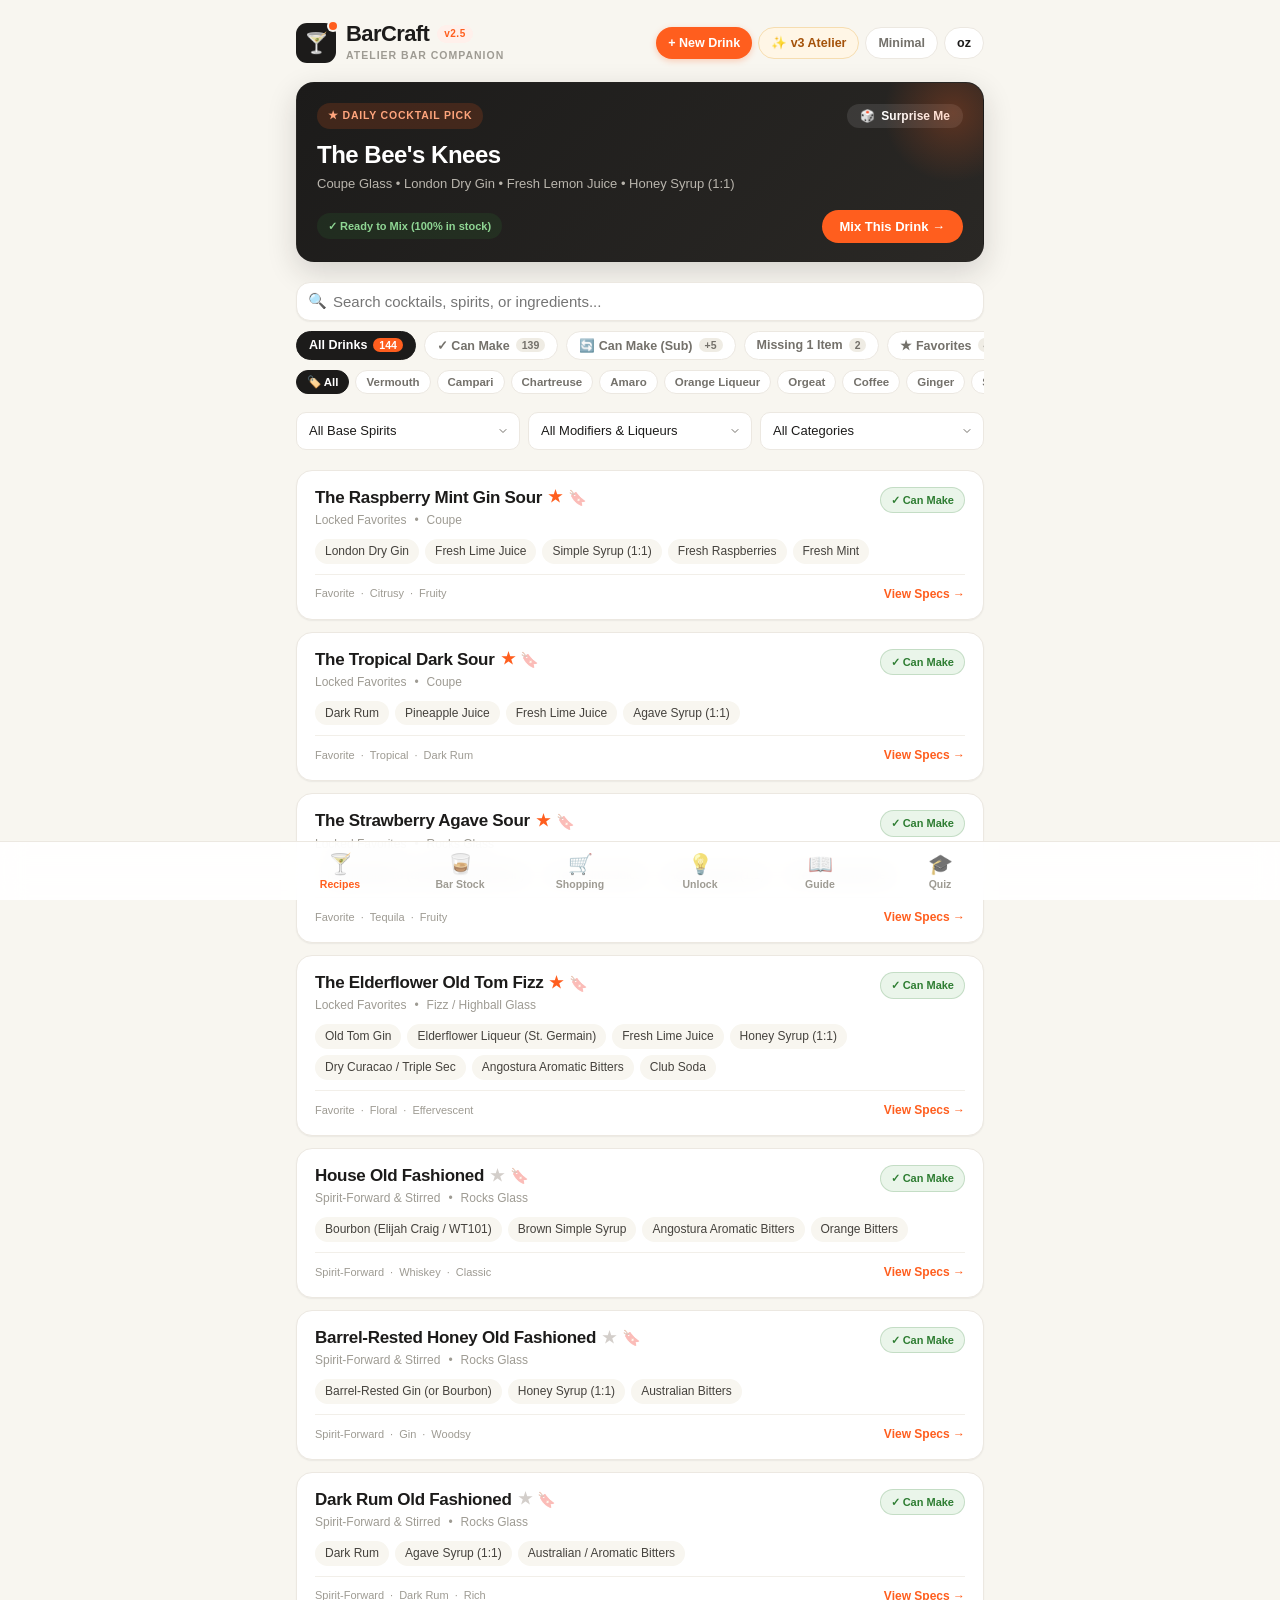
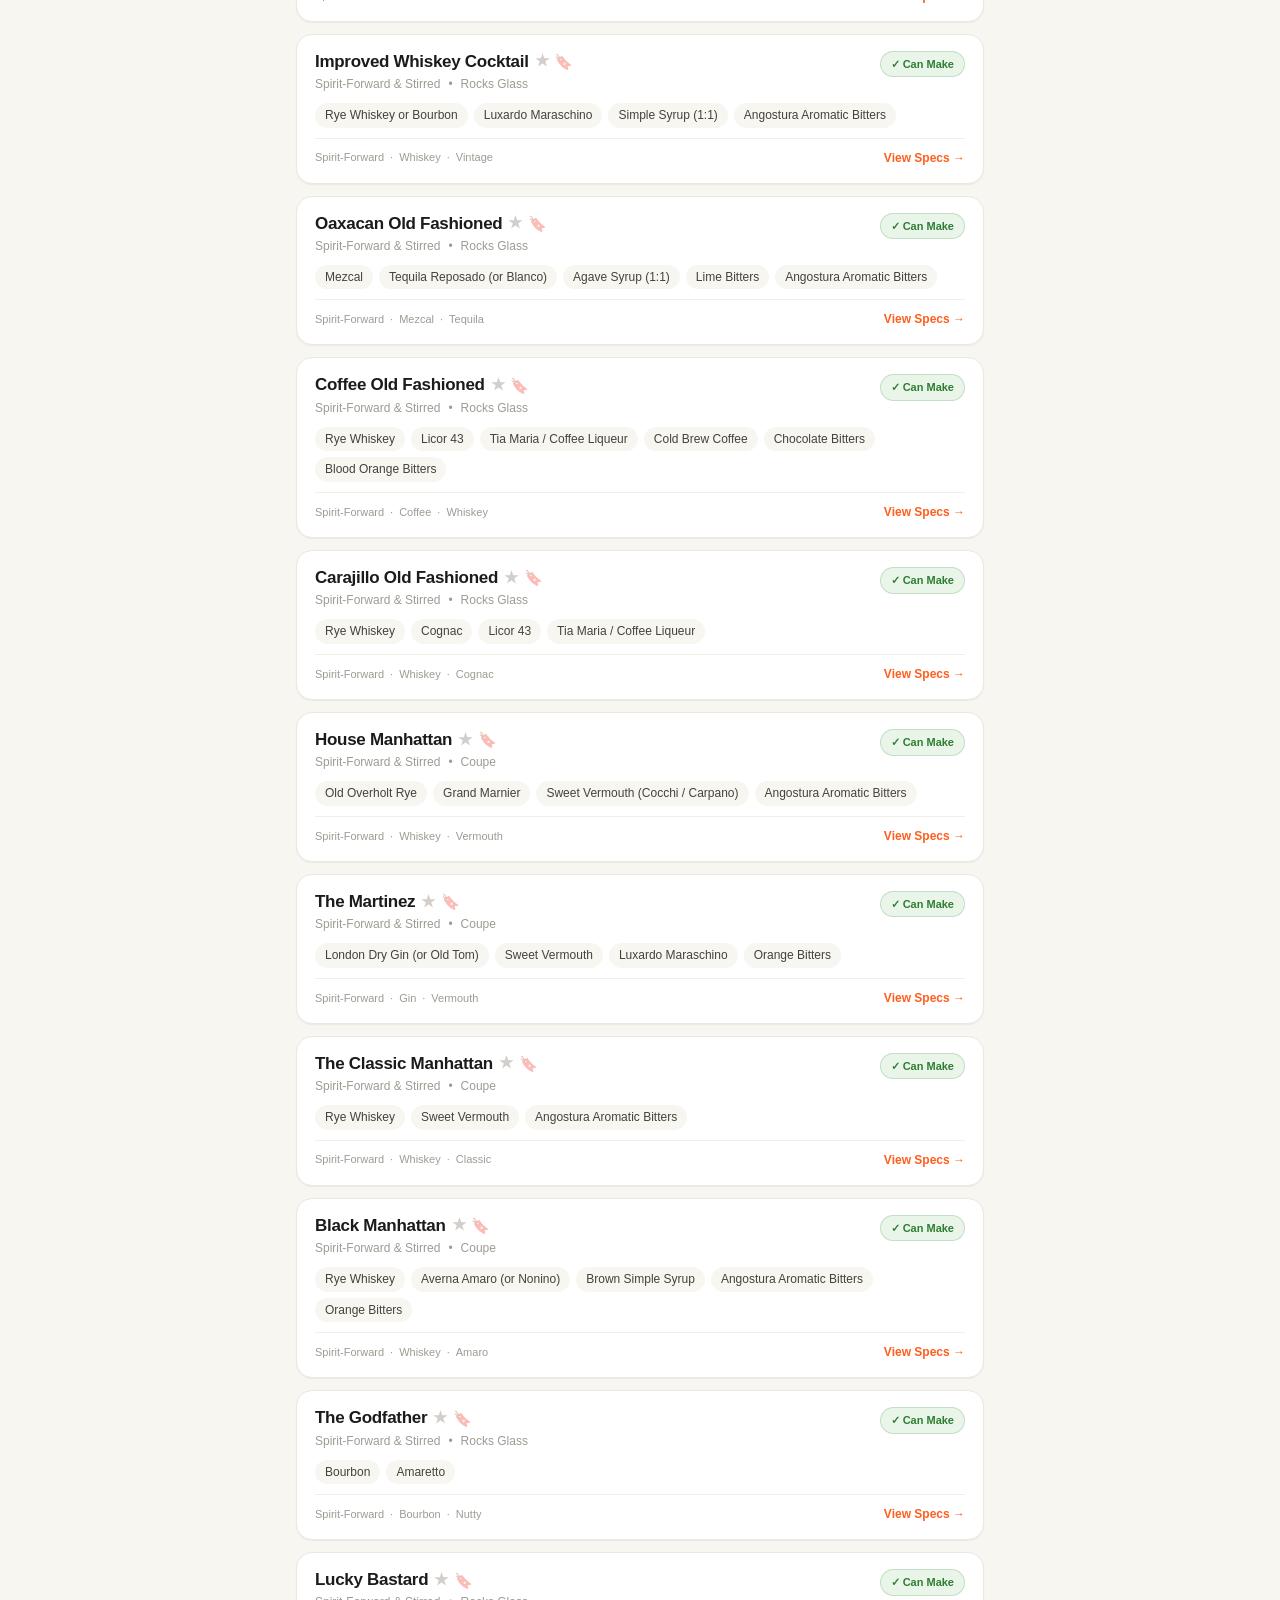
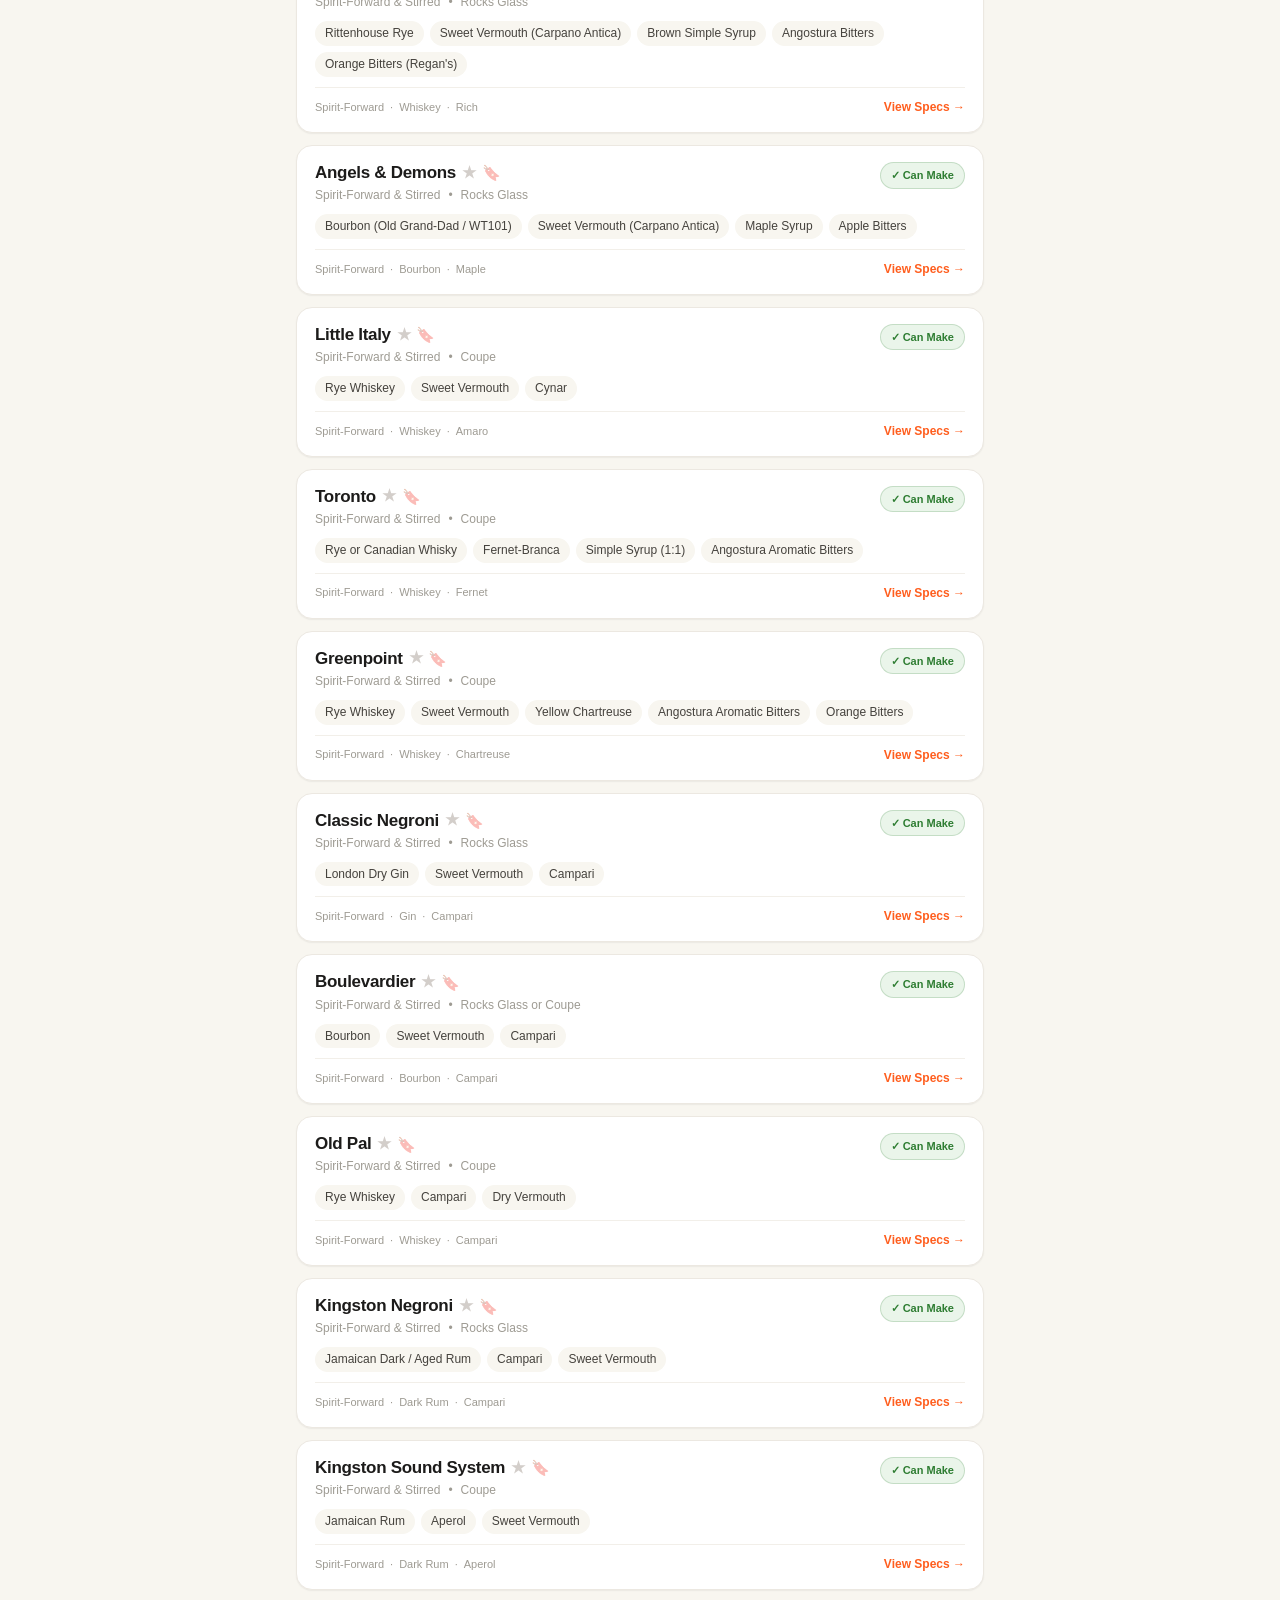
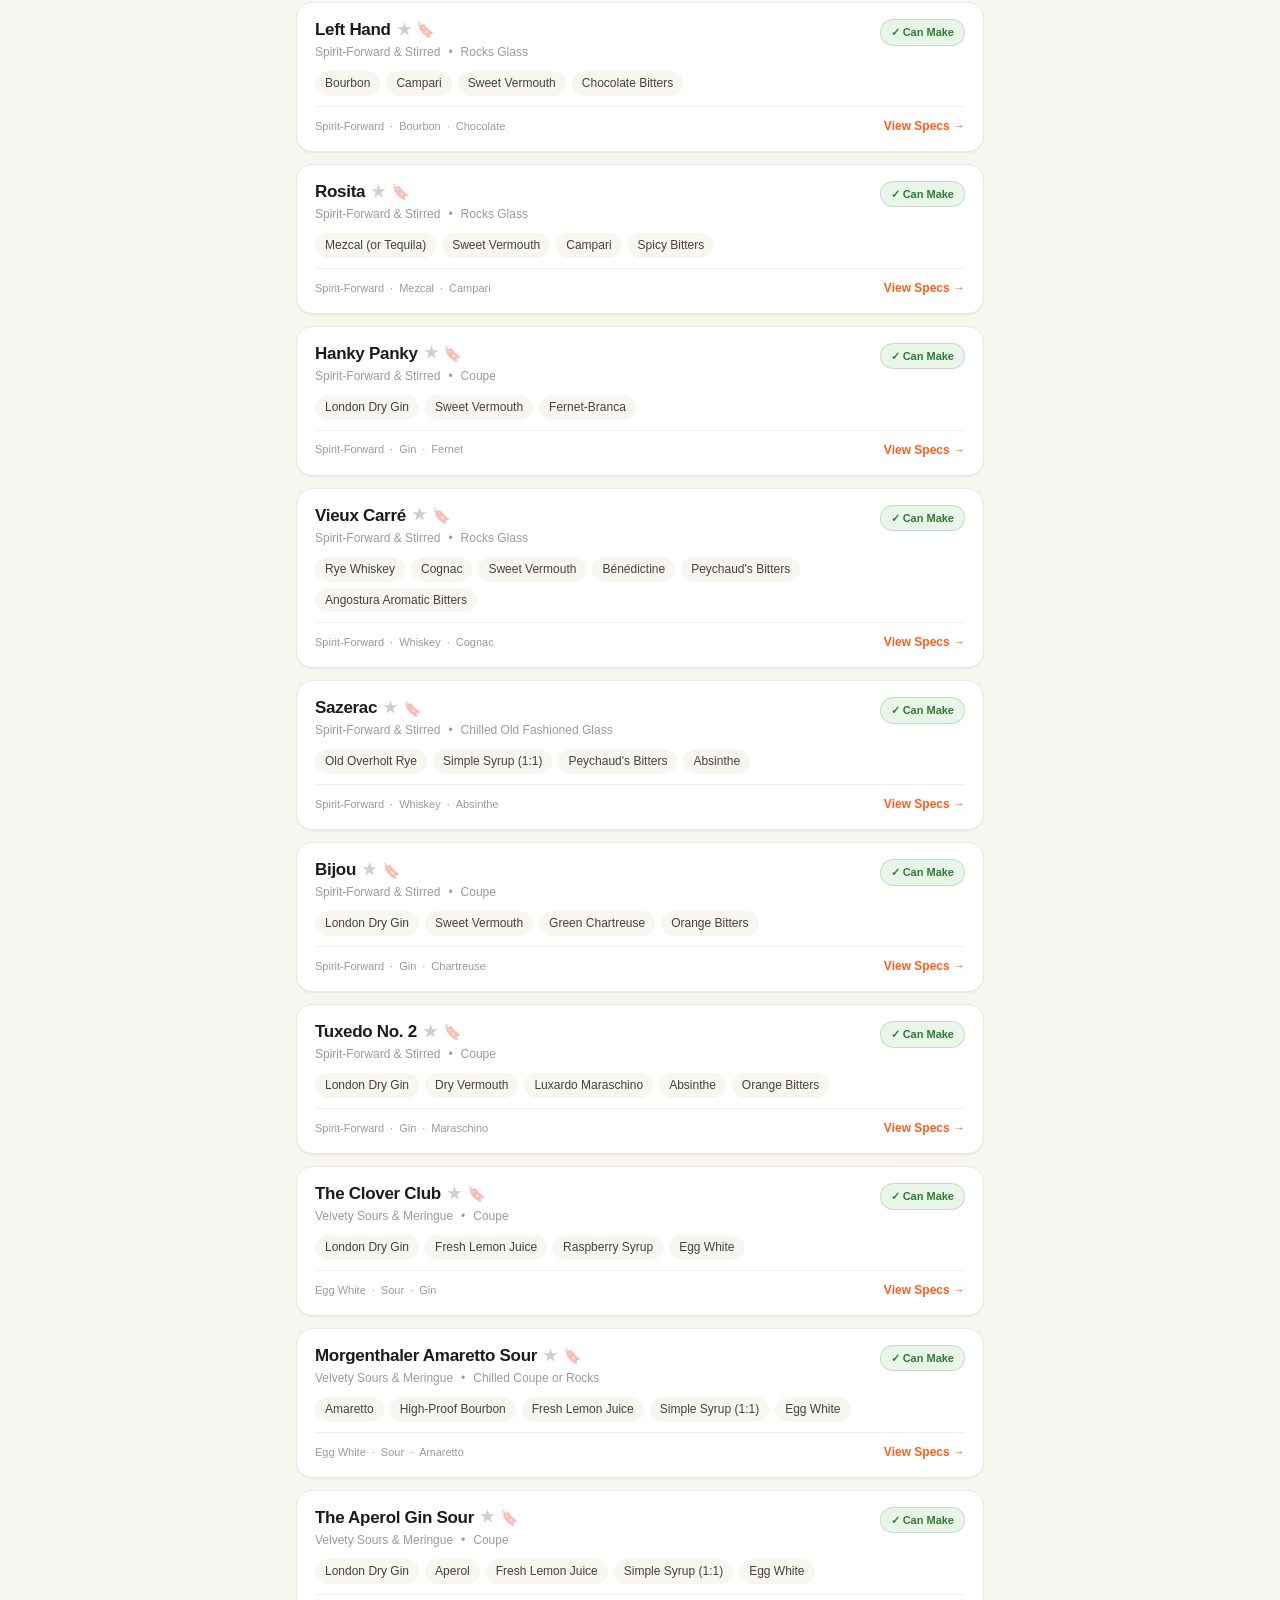
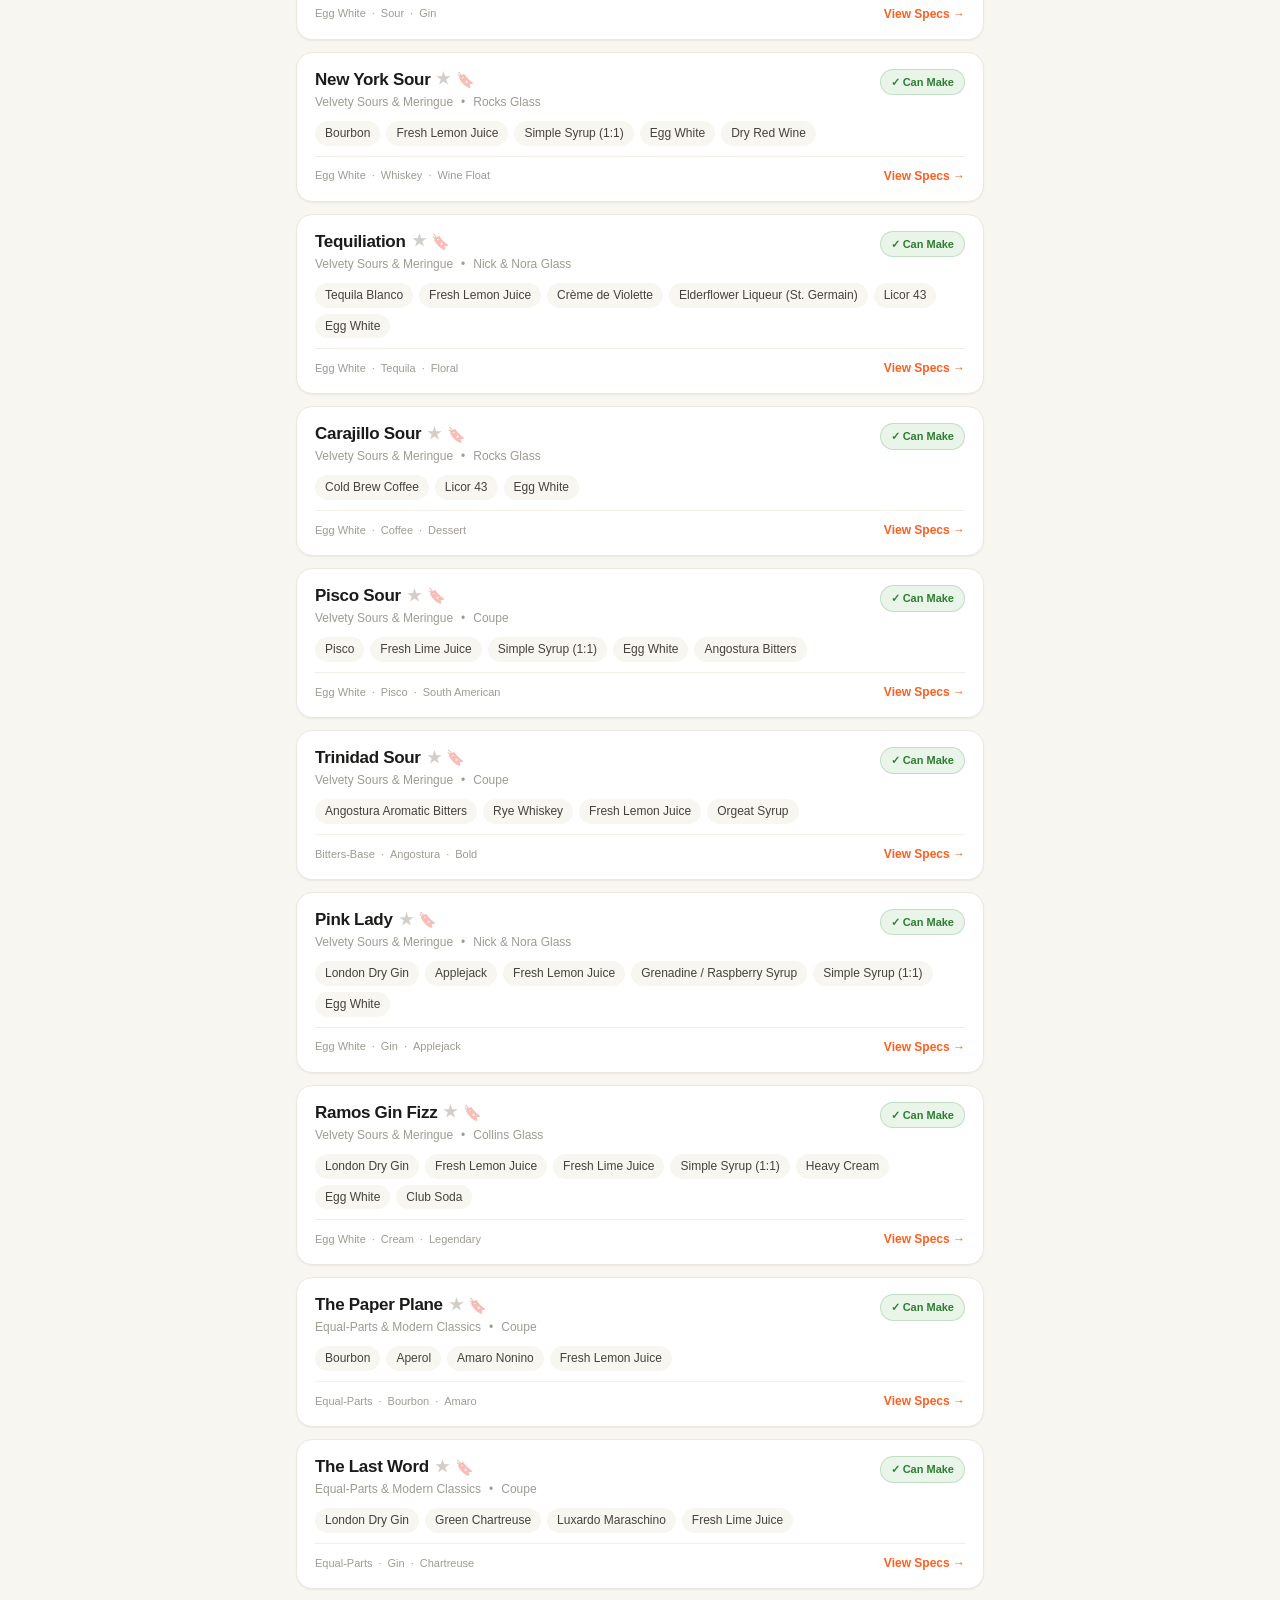
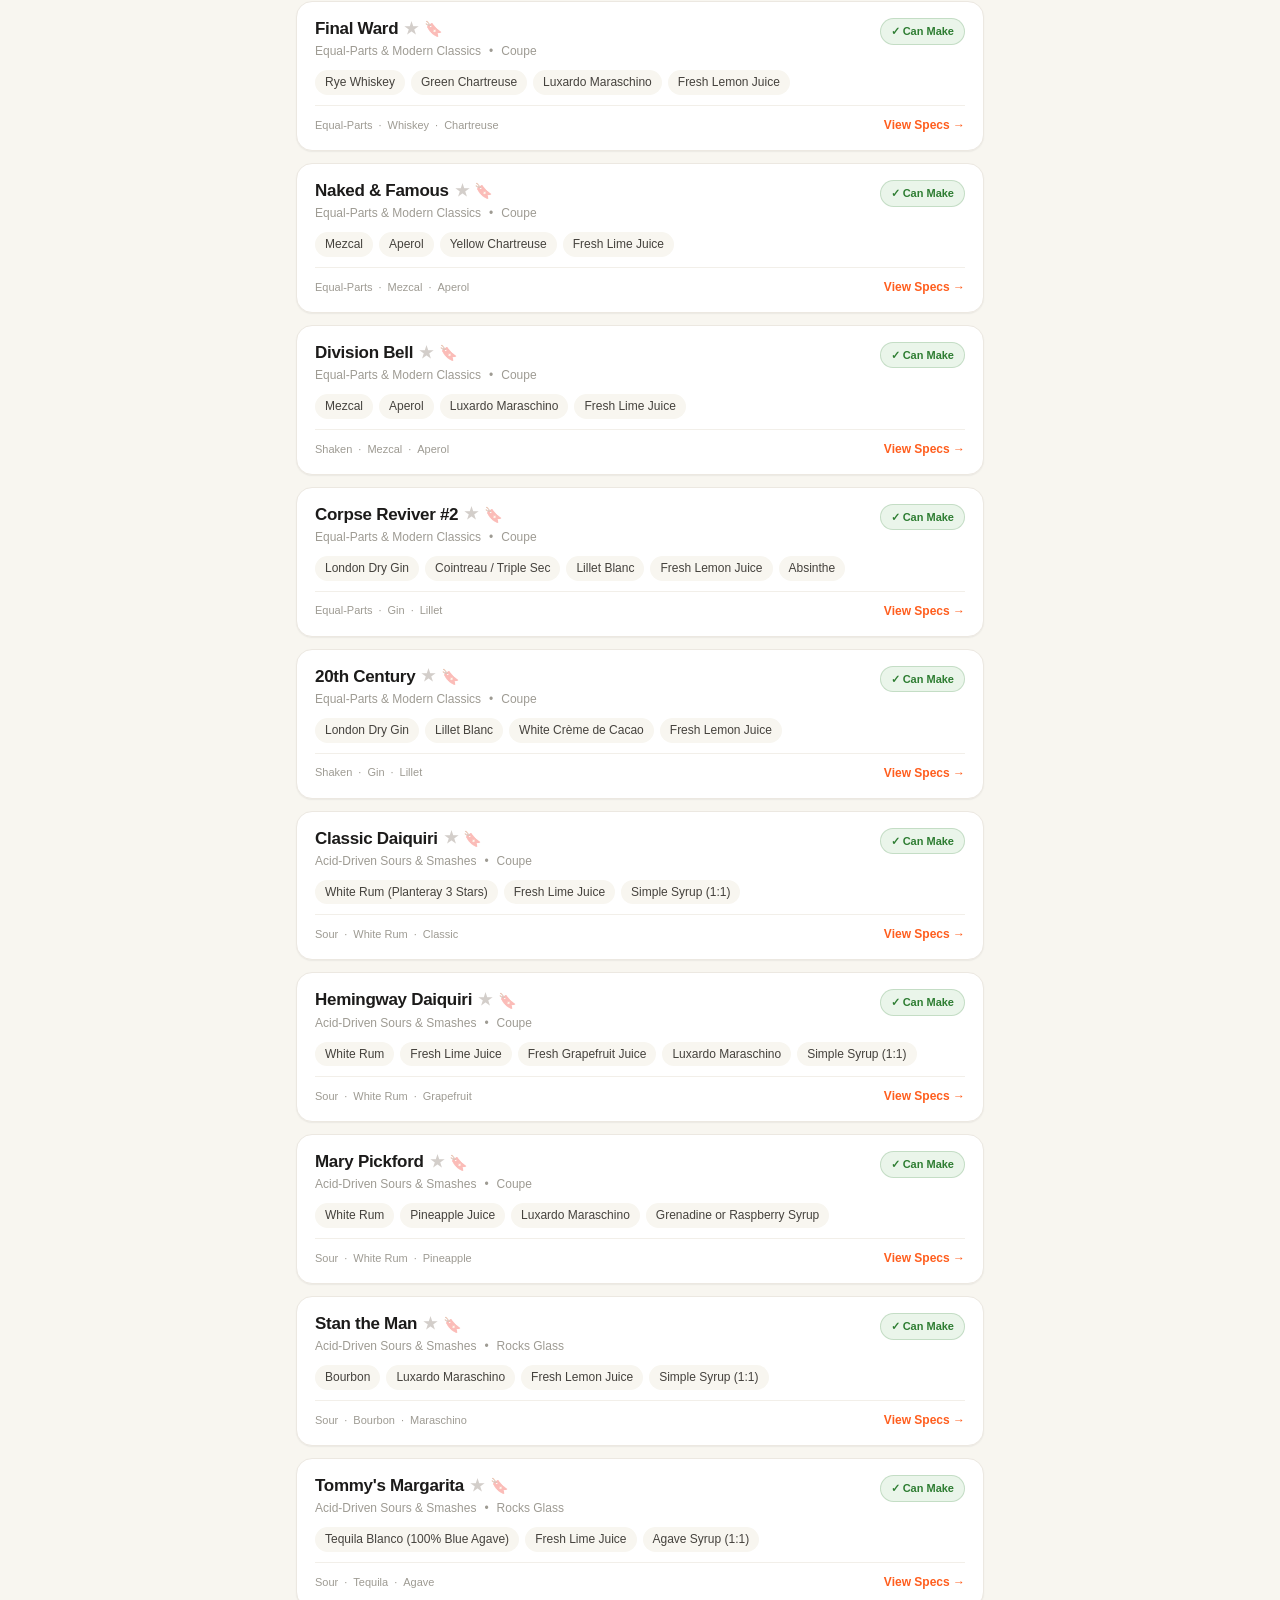
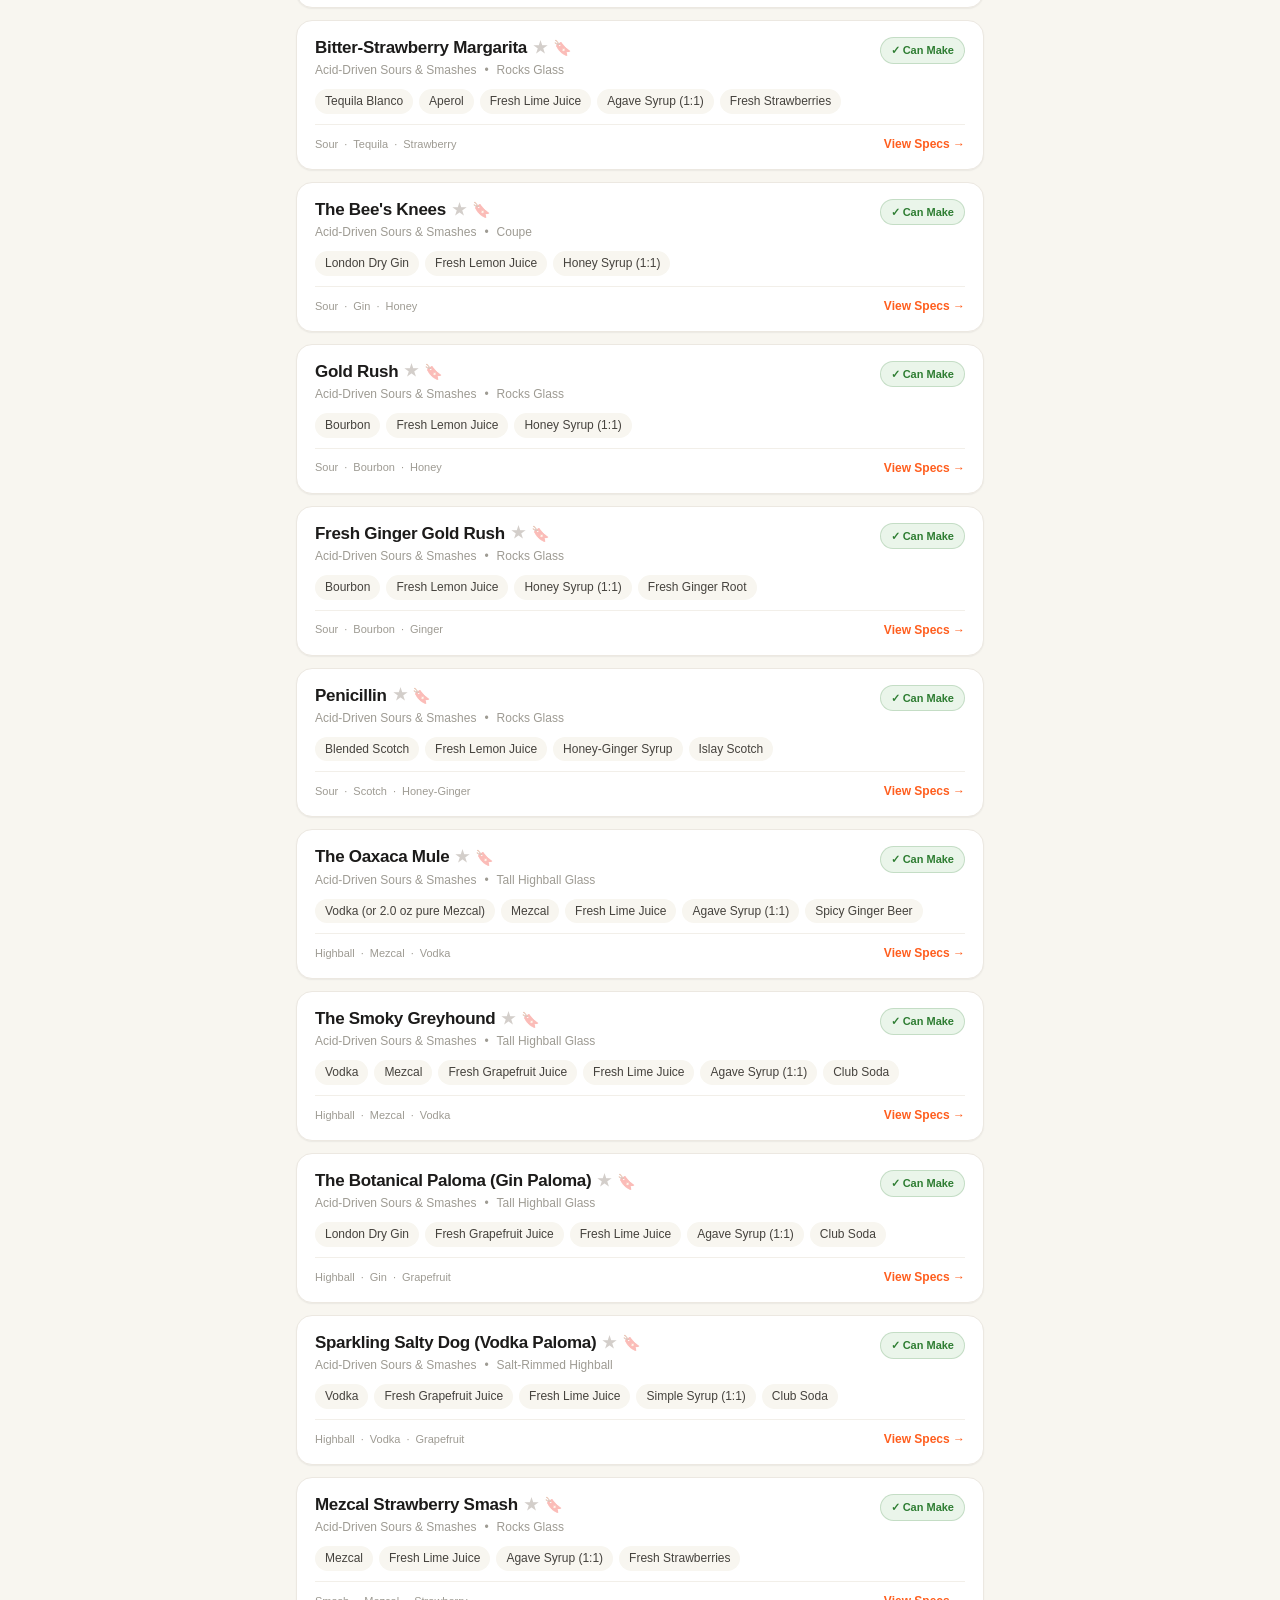
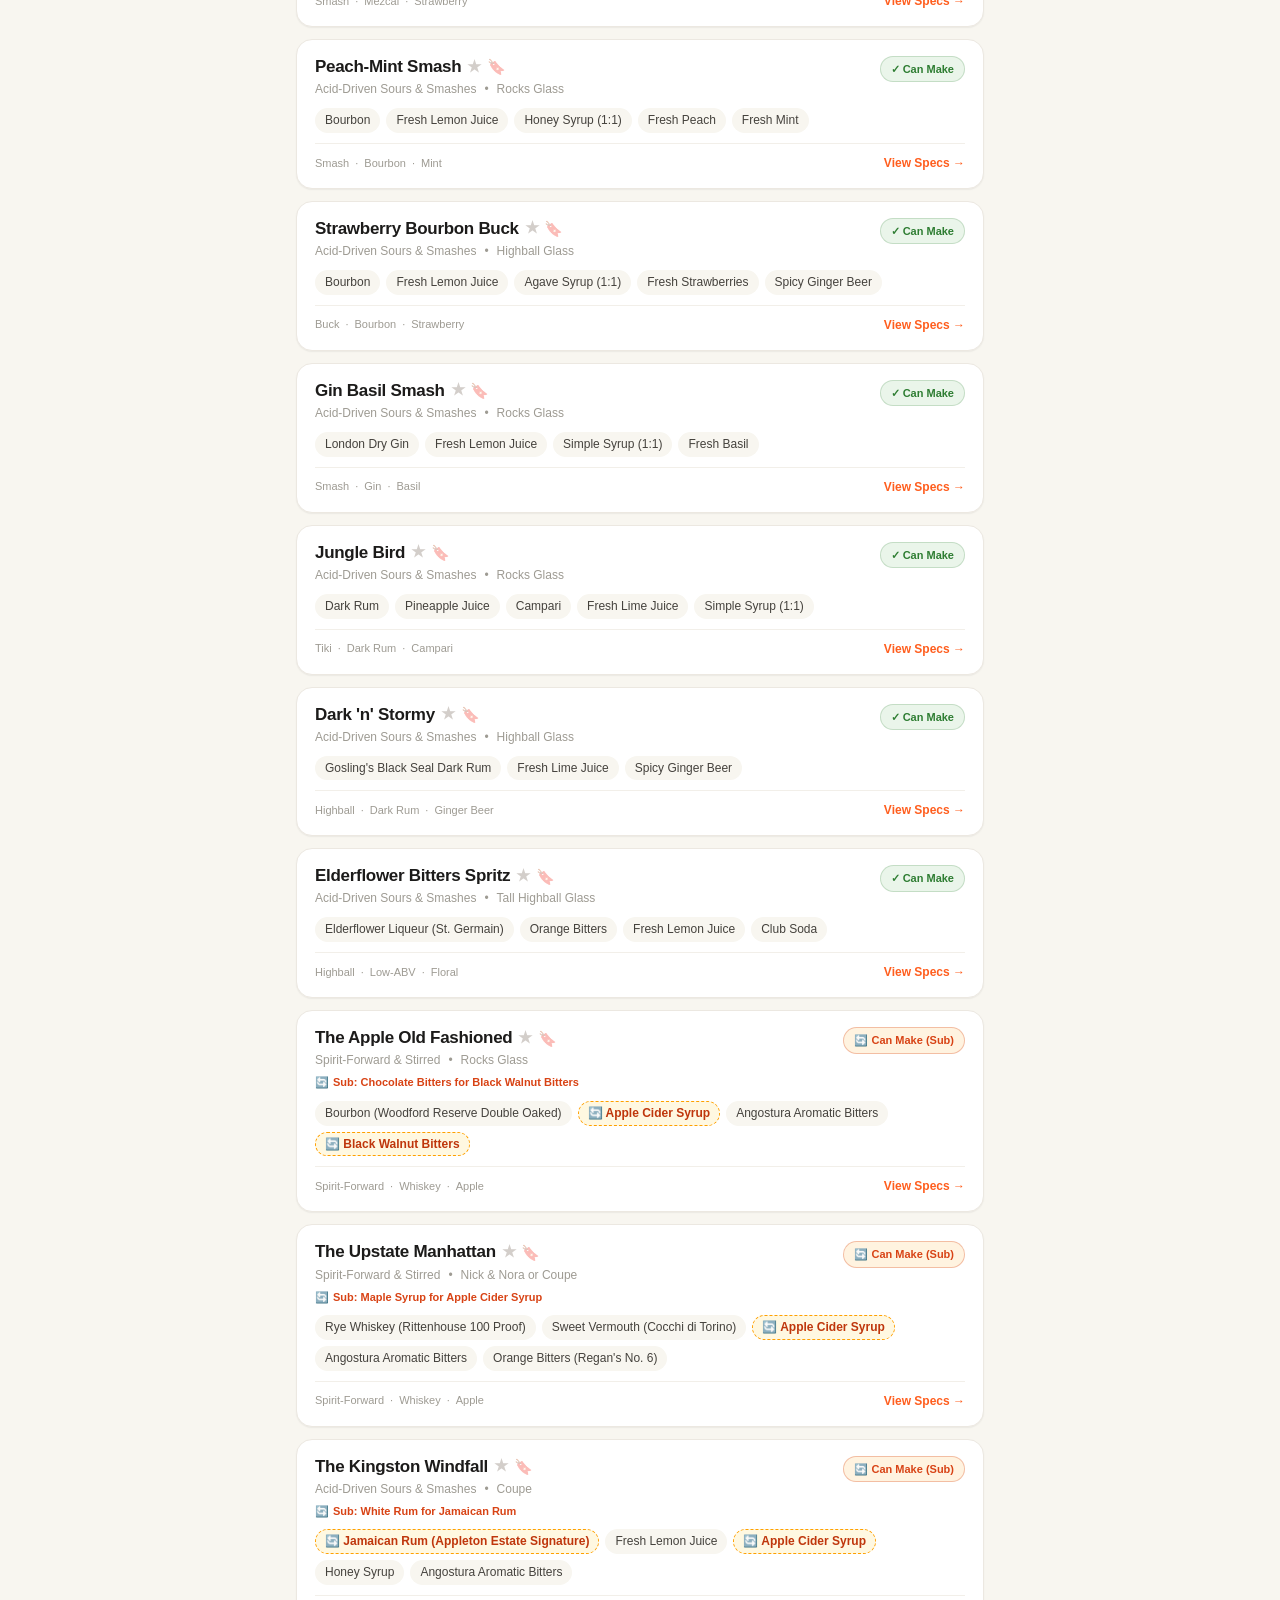
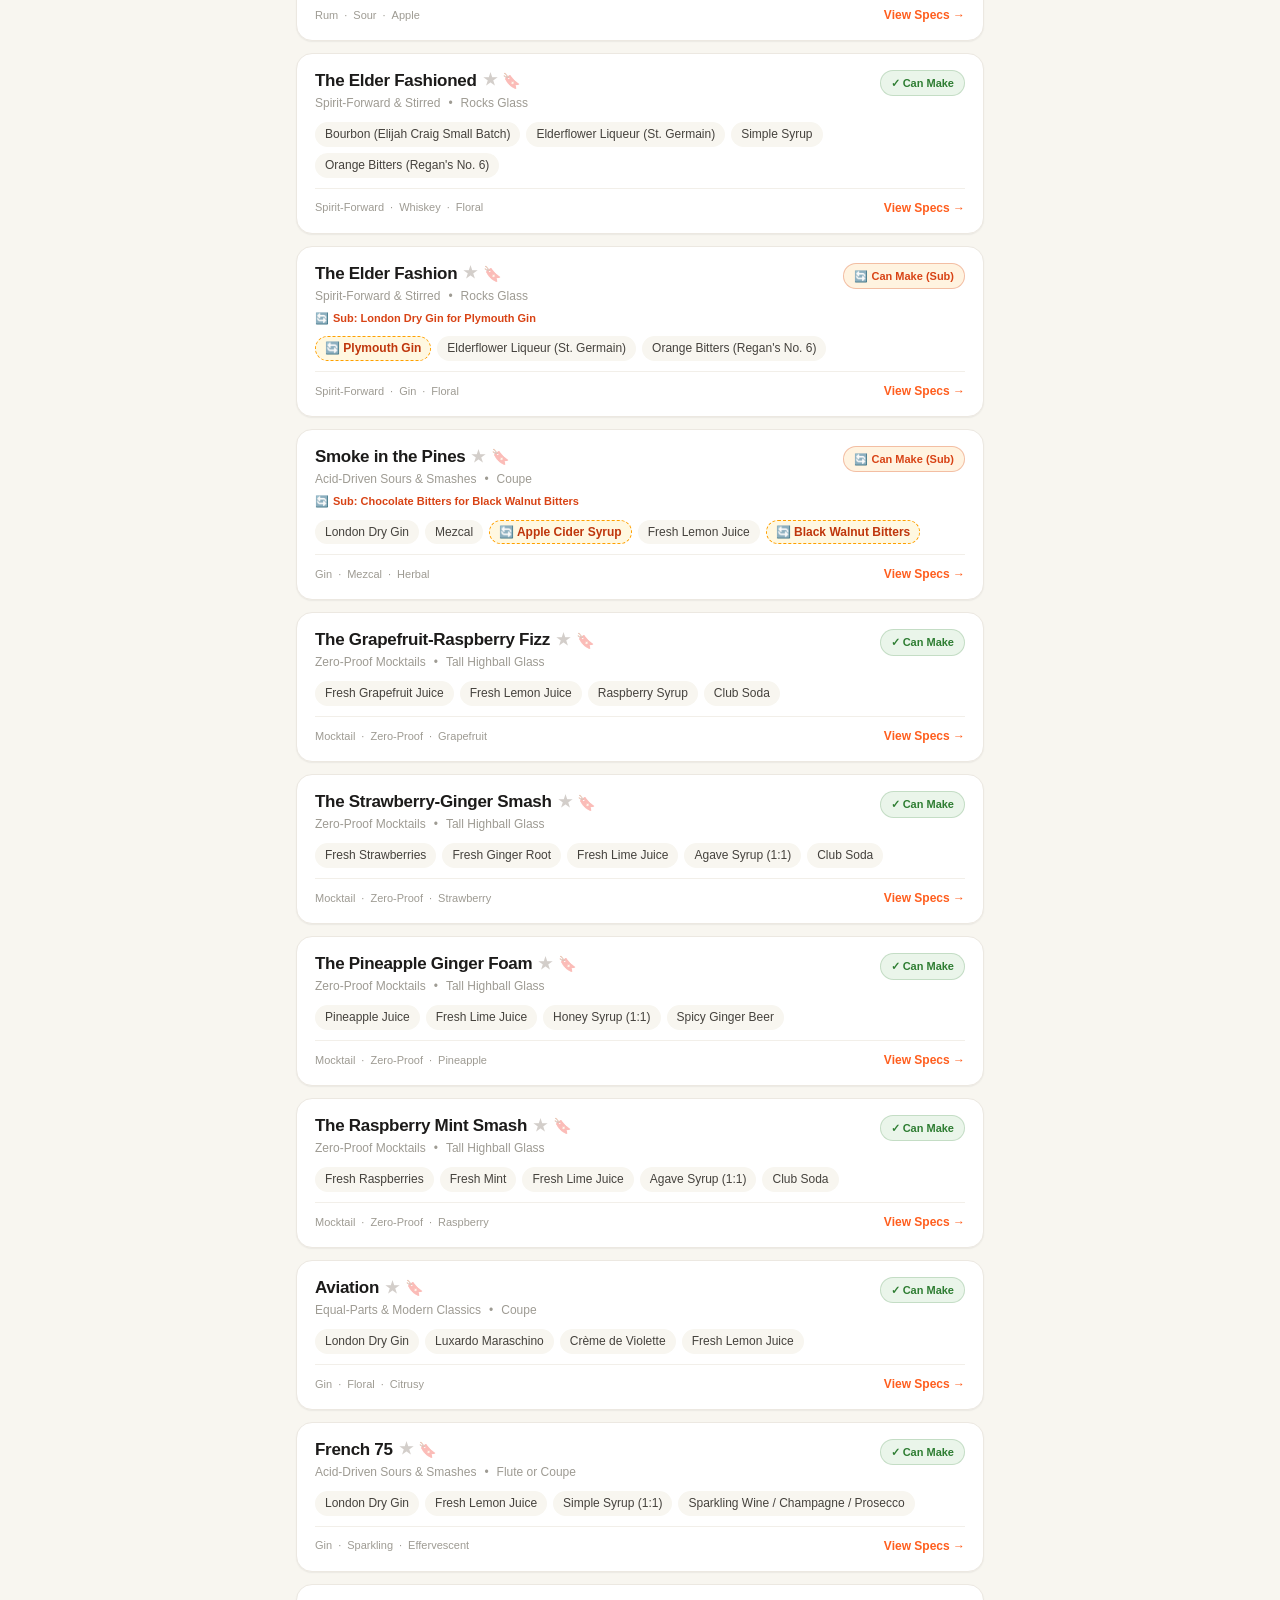
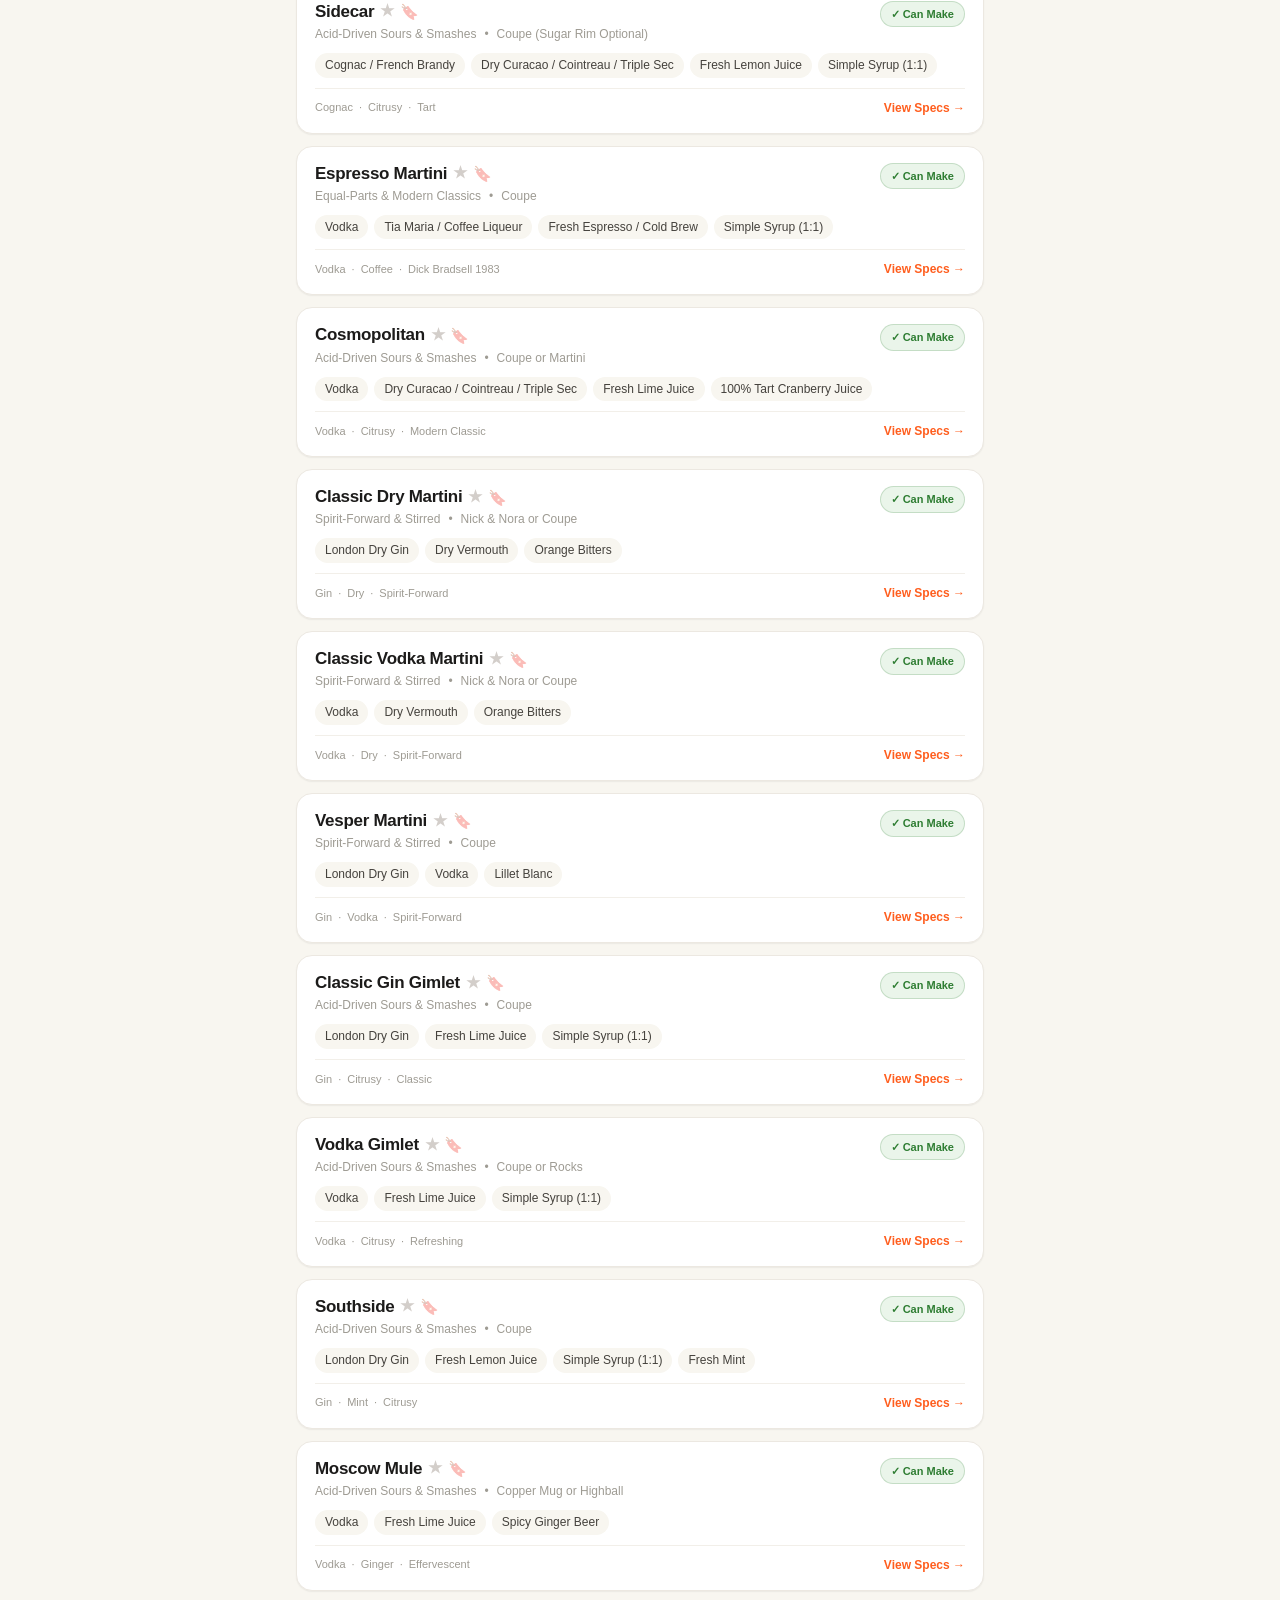
<file: index.html>
<!DOCTYPE html>
<html lang="en">
<head>
  <meta charset="UTF-8">
  <!-- Mobile-first & iOS Safari PWA viewport -->
  <meta name="viewport" content="width=device-width, initial-scale=1, viewport-fit=cover, user-scalable=no">
  <title>BarCraft — Home Bar & Cocktail Companion</title>
  
  <!-- PWA & Apple Mobile Web App Meta -->
  <meta name="apple-mobile-web-app-capable" content="yes">
  <meta name="apple-mobile-web-app-status-bar-style" content="black-translucent">
  <meta name="apple-mobile-web-app-title" content="BarCraft">
  <meta name="theme-color" content="#F8F6F0">
  
  <link rel="manifest" href="manifest.json">
  <script>
    // Launched from the home screen: open Atelier unless Classic was chosen on purpose
    (function () {
      try {
        var standalone = window.navigator.standalone === true ||
          (window.matchMedia && window.matchMedia('(display-mode: standalone)').matches);
        var params = new URLSearchParams(location.search);
        if (params.has('classic')) sessionStorage.setItem('barcraft_classic', '1');
        if (standalone && !sessionStorage.getItem('barcraft_classic')) {
          location.replace('./atelier/');
        }
      } catch (e) { /* storage blocked: stay on Classic */ }
    })();
  </script>
  <link rel="icon" type="image/svg+xml" href="icons/cocktail.svg">
  <link rel="apple-touch-icon" href="icons/apple-touch-icon.png">
  
  <link rel="stylesheet" href="css/styles.css">
</head>
<body>

  <div class="app-container" id="app">
    
    <!-- Top Header -->
    <header class="app-header">
      <div class="brand-wrapper">
        <div class="brand-icon">🍸</div>
        <div>
          <div class="brand-title">BarCraft <span class="brand-version">v2.5</span></div>
          <div class="brand-subtitle">Atelier Bar Companion</div>
        </div>
      </div>
      <div class="header-actions">
        <button class="add-drink-btn" id="addNewDrinkBtn" title="Create a new cocktail or riff">+ New Drink</button>
        <a href="./atelier/" class="mode-switch-btn mode-switch-accent" title="Try Reimagined v3 Atelier Experience">✨ v3 Atelier</a>
        <a href="./minimal/" class="mode-switch-btn" title="Try Streamlined Minimalist View">Minimal</a>
        <button class="unit-toggle-btn" id="unitToggle" title="Toggle Units (oz / ml)">oz</button>
      </div>
    </header>

    <!-- Daily Drink Hero Card (Revolving Daily Suggestion) -->
    <section class="daily-drink-card" id="dailyDrinkCard">
      <div class="daily-badge-row">
        <span class="daily-tag">★ Daily Cocktail Pick</span>
        <button class="shuffle-btn" id="dailyShuffleBtn" title="Get another recommendation">
          <span>🎲</span> Surprise Me
        </button>
      </div>
      <div class="daily-drink-title" id="dailyDrinkTitle">The Raspberry Mint Gin Sour</div>
      <div class="daily-drink-summary" id="dailyDrinkSummary">Coupe Glass • London Dry Gin • Fresh Raspberries • Mint</div>
      <div class="daily-card-footer">
        <div class="daily-status-indicator" id="dailyStatusBadge">
          <span class="status-pill can-make">✓ Can Make Now</span>
        </div>
        <button class="daily-btn" id="dailyMakeBtn">Mix This Drink →</button>
      </div>
    </section>

    <!-- ====================================================================
         SCREEN 1: RECIPES & SEARCH (Default)
         ==================================================================== -->
    <main id="recipesScreen">
      <!-- Search & Filters -->
      <section class="search-filter-box">
        <div class="search-input-wrapper">
          <span class="search-icon">🔍</span>
          <input 
            type="search" 
            id="searchInput" 
            class="search-input" 
            placeholder="Search cocktails, spirits, or ingredients..."
            autocomplete="off"
            autocorrect="off"
            spellcheck="false"
          >
          <button id="clearSearchBtn" class="clear-search-btn" title="Clear">✕</button>
        </div>

        <!-- Primary Filter Chips -->
        <div class="filter-scroll-row">
          <button class="filter-chip active" data-filter="all">
            All Drinks <span class="chip-count" id="countAll">0</span>
          </button>
          <button class="filter-chip" data-filter="can-make">
            ✓ Can Make <span class="chip-count" id="countCanMake">0</span>
          </button>
          <button class="filter-chip" data-filter="substitutes">
            🔄 Can Make (Sub) <span class="chip-count" id="countSubstitutes">0</span>
          </button>
          <button class="filter-chip" data-filter="missing-1">
            Missing 1 Item <span class="chip-count" id="countMissing1">0</span>
          </button>
          <button class="filter-chip" data-filter="favorites">
            ★ Favorites <span class="chip-count" id="countFavorites">0</span>
          </button>
          <button class="filter-chip" data-filter="want-to-try">
            🔖 Want to Try <span class="chip-count" id="countWantToTry">0</span>
          </button>
        </div>

        <!-- Keyword Quick-Filter Chips (1-tap modifier & style search) -->
        <div class="keyword-chips-row" id="keywordChipsRow">
          <button class="keyword-chip active" data-keyword="all">🏷️ All</button>
          <button class="keyword-chip" data-keyword="vermouth">Vermouth</button>
          <button class="keyword-chip" data-keyword="campari">Campari</button>
          <button class="keyword-chip" data-keyword="chartreuse">Chartreuse</button>
          <button class="keyword-chip" data-keyword="amaro">Amaro</button>
          <button class="keyword-chip" data-keyword="orange">Orange Liqueur</button>
          <button class="keyword-chip" data-keyword="orgeat">Orgeat</button>
          <button class="keyword-chip" data-keyword="coffee">Coffee</button>
          <button class="keyword-chip" data-keyword="ginger">Ginger</button>
          <button class="keyword-chip" data-keyword="smoky">Smoky</button>
          <button class="keyword-chip" data-keyword="stirred">Stirred</button>
          <button class="keyword-chip" data-keyword="egg white">Egg White</button>
          <button class="keyword-chip" data-keyword="riffs">🎨 Riffs & Custom</button>
        </div>

        <!-- Secondary Dropdowns -->
        <div class="secondary-filters" id="secondaryFilters">
          <select id="spiritFilter" class="filter-select">
            <option value="all">All Base Spirits</option>
            <option value="whiskey">Bourbon / Rye / Scotch</option>
            <option value="gin">London Dry / Old Tom Gin</option>
            <option value="rum">Rum / Agricole / Cachaça</option>
            <option value="tequila">Tequila & Mezcal</option>
            <option value="vodka">Vodka</option>
            <option value="brandy">Cognac / Brandy / Applejack</option>
            <option value="sparkling">Champagne & Sparkling</option>
            <option value="zero-proof">Zero-Proof (Mocktails)</option>
          </select>

          <select id="modifierFilter" class="filter-select">
            <option value="all">All Modifiers & Liqueurs</option>
            <option value="vermouth">Sweet / Dry / Blanc Vermouth</option>
            <option value="campari-aperitivo">Campari & Bitter Aperitifs</option>
            <option value="chartreuse">Chartreuse (Green & Yellow)</option>
            <option value="amaro">Amaro (Nonino, Montenegro, Cynar)</option>
            <option value="orange-liqueur">Orange Liqueur (Cointreau / Curaçao)</option>
            <option value="maraschino">Maraschino (Luxardo)</option>
            <option value="herbal-botanical">Herbal & Absinthe & Elderflower</option>
            <option value="coffee-chocolate">Coffee Liqueur & Cacao</option>
            <option value="orgeat-almond">Orgeat & Amaretto</option>
            <option value="syrups">Syrups & Agave & Honey</option>
            <option value="bitters">Aromatic & Citrus Bitters</option>
            <option value="egg-white">Egg White & Meringue Foams</option>
            <option value="custom-riffs">🎨 Custom Riffs & Creations</option>
          </select>

          <select id="categoryFilter" class="filter-select">
            <option value="all">All Categories</option>
            <option value="Locked Favorites">Locked Favorites</option>
            <option value="Spirit-Forward & Stirred">Spirit-Forward & Stirred</option>
            <option value="Velvety Sours & Meringue">Velvety Sours & Meringue</option>
            <option value="Equal-Parts & Modern Classics">Equal-Parts Classics</option>
            <option value="Acid-Driven Sours & Smashes">Acid-Driven Sours & Smashes</option>
            <option value="Zero-Proof Mocktails">Zero-Proof Division</option>
            <option value="Custom & Riffs">Custom & Riffs</option>
          </select>
        </div>
      </section>

      <!-- Recipe Cards Grid -->
      <section class="recipe-list" id="recipeListContainer"></section>
    </main>

    <!-- ====================================================================
         SCREEN 2: INVENTORY & PANTRY
         ==================================================================== -->
    <main id="inventoryScreen" style="display: none;">
      <section class="inventory-section" id="inventoryContainer"></section>
    </main>

    <!-- ====================================================================
         SCREEN 3: SMART SHOPPING LIST
         ==================================================================== -->
    <main id="shoppingScreen" style="display: none;">
      <section class="shopping-container" id="shoppingContainer"></section>
    </main>

    <!-- ====================================================================
         SCREEN 4: UNLOCK MORE DRINKS (Next Bottle Optimizer)
         ==================================================================== -->
    <main id="unlockScreen" style="display: none;">
      <section id="unlockContainer"></section>
    </main>

    <!-- ====================================================================
         SCREEN 5: TECHNIQUE GUIDE & BUDGETING RULES
         ==================================================================== -->
    <main id="guideScreen" style="display: none;">
      <section id="guideContainer"></section>
    </main>

    <!-- QUIZ / ACADEMY SCREEN -->
    <main id="quizScreen" style="display: none;">
      <section id="quizContainer"></section>
    </main>

  </div> <!-- End .app-container -->

  <!-- Recipe Detail Modal & Bartender Mode -->
  <div class="modal-overlay" id="modalOverlay">
    <div class="modal-sheet" id="modalSheet">
      <!-- Dynamically filled by app.js -->
    </div>
  </div>

  <!-- Recipe Editor Modal (Add New Drink, Edit Specs, or Riff) -->
  <div class="modal-overlay" id="recipeEditorModalOverlay" style="display: none;">
    <div class="modal-sheet editor-sheet" id="recipeEditorModalSheet">
      <!-- Dynamically filled by app.js -->
    </div>
  </div>

  <!-- Toast Container -->
  <div class="toast-container" id="toastContainer"></div>

  <!-- ======================================================================
       BOTTOM NAVIGATION BAR (iOS PWA Safe Area Aware)
       ====================================================================== -->
  <nav class="bottom-nav" id="bottomNav">
    <button class="nav-item active" data-tab="recipes">
      <span class="nav-icon">🍸</span>
      <span>Recipes</span>
    </button>
    <button class="nav-item" data-tab="inventory">
      <span class="nav-icon">🥃</span>
      <span>Bar Stock</span>
    </button>
    <button class="nav-item" data-tab="shopping">
      <span class="nav-icon">🛒</span>
      <span>Shopping</span>
      <span class="nav-badge" id="shoppingBadge" style="display: none;">0</span>
    </button>
    <button class="nav-item" data-tab="unlock">
      <span class="nav-icon">💡</span>
      <span>Unlock</span>
    </button>
    <button class="nav-item" data-tab="guide">
      <span class="nav-icon">📖</span>
      <span>Guide</span>
    </button>
    <button class="nav-item" data-tab="quiz">
      <span class="nav-icon">🎓</span>
      <span>Quiz</span>
    </button>
  </nav>

  <!-- Application Entry Point -->
  <script type="module" src="js/app.js"></script>

</body>
</html>
</file>
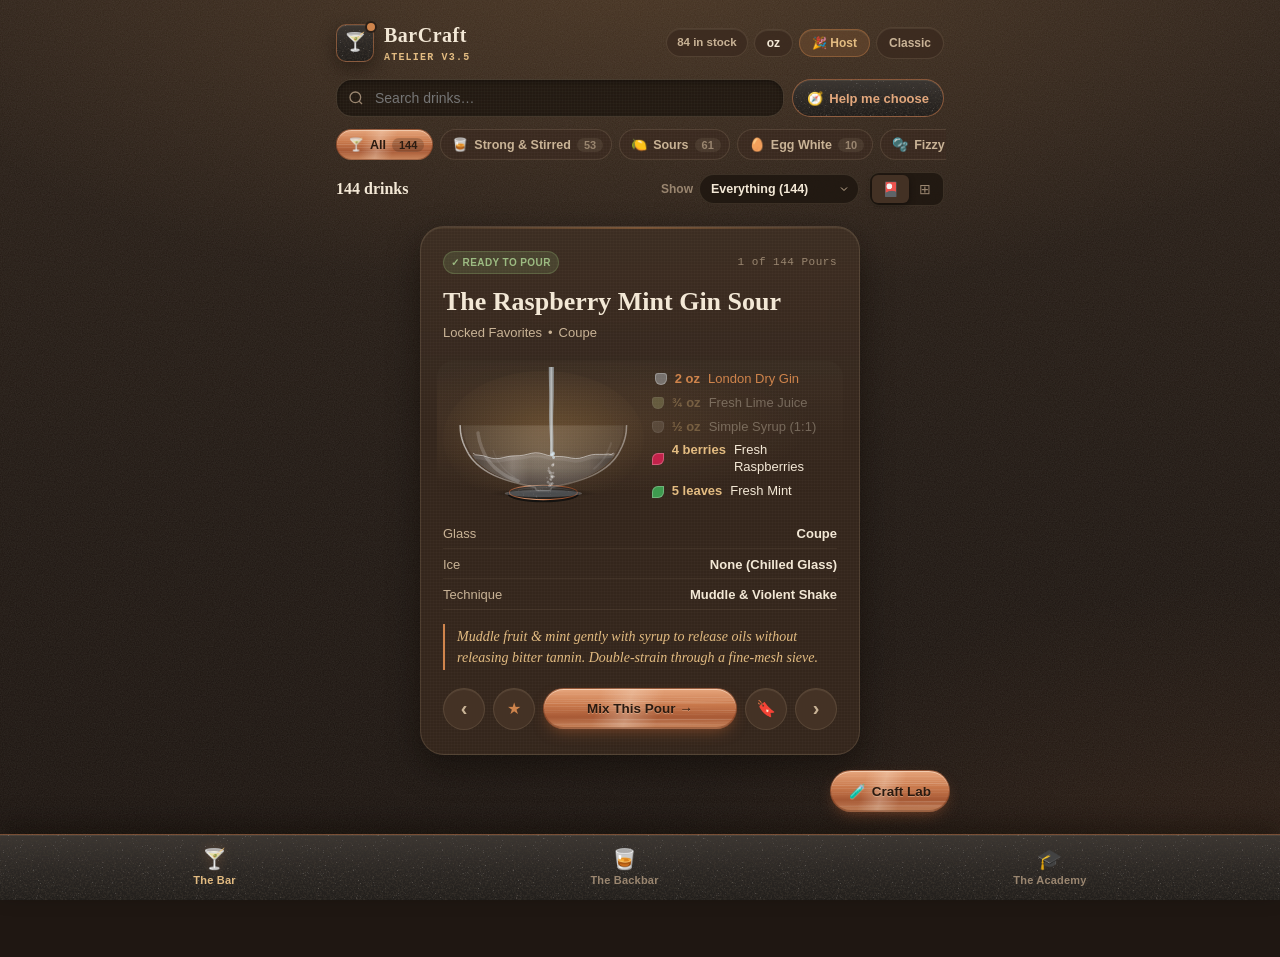
<file: atelier/index.html>
<!DOCTYPE html>
<html lang="en">
<head>
  <meta charset="UTF-8">
  <meta name="viewport" content="width=device-width, initial-scale=1.0, maximum-scale=1.0, user-scalable=no, viewport-fit=cover">
  <meta name="theme-color" content="#1F1712">
  <meta name="apple-mobile-web-app-capable" content="yes">
  <meta name="apple-mobile-web-app-status-bar-style" content="black-translucent">
  <title>BarCraft Atelier — Home Cocktail Companion</title>
  
  <link rel="manifest" href="../manifest.json">
  <link rel="icon" type="image/svg+xml" href="../icons/cocktail.svg">
  <link rel="apple-touch-icon" href="../icons/apple-touch-icon.png">
  
  <link rel="stylesheet" href="../css/atelier.css">
</head>
<body>

  <div class="atelier-app" id="atelierApp">

    <!-- Header Bar -->
    <header class="atelier-header">
      <div class="brand-block" id="headerBrandBlock">
        <div class="brand-crest">🍸</div>
        <div class="brand-text">
          <span class="brand-name">BarCraft</span>
          <span class="brand-tag">Atelier v3.5</span>
        </div>
      </div>
      <div class="header-right">
        <span class="hud-pill stock-pill" id="inStockPillCount">0 in stock</span>
        <button class="hud-btn lab-header-btn" id="craftLabHeaderBtn" title="Open Craft Lab">🧪 Lab</button>
        <button class="hud-btn" id="unitToggleBtn" title="Toggle Units (oz / ml)">oz</button>
        <button class="hud-btn host-mode-btn" id="hostModeBtn" title="Launch Guest Party Menu">🎉 Host</button>
        <a href="../?classic=1" class="hud-btn classic-link" title="Switch to Classic Standard UI">Classic</a>
      </div>
    </header>

    <!-- ====================================================================
         HUB 1: THE BAR (Search, Styles, Tonight's Pour Deck, & Catalog Grid)
         ==================================================================== -->
    <main id="barHub">
      <!-- Search + Help me choose -->
      <section class="finder-bar">
        <div class="atelier-search-box">
          <svg class="search-icon-svg" viewBox="0 0 24 24" fill="none" stroke="currentColor" stroke-width="2" aria-hidden="true">
            <circle cx="11" cy="11" r="8"></circle>
            <line x1="21" y1="21" x2="16.65" y2="16.65"></line>
          </svg>
          <input
            type="search"
            id="atelierSearchInput"
            class="atelier-search-input"
            placeholder="Search drinks…"
            aria-label="Search drinks"
            autocomplete="off"
            spellcheck="false"
          >
          <button id="clearSearchBtn" class="clear-search-x" aria-label="Clear search">✕</button>
        </div>
        <button class="choose-btn" id="helpChooseBtn" type="button">
          <span aria-hidden="true">🧭</span> Help me choose
        </button>
      </section>
      <div class="search-hints" id="searchHints" hidden></div>

      <!-- Drink-style filters (counts fill in from app_v3.js) -->
      <section class="style-filter-row" id="styleFilterRow" aria-label="Drink styles"></section>

      <!-- Result count, availability, and view mode -->
      <section class="results-bar">
        <div class="results-summary">
          <span class="results-count" id="resultsCount">0 drinks</span>
          <button class="results-clear" id="clearFiltersBtn" type="button" hidden>Clear</button>
        </div>
        <label class="show-select-wrap">
          <span>Show</span>
          <select id="showFilterSelect" class="show-select" aria-label="Show"></select>
        </label>
        <div class="view-mode-toggle" role="group" aria-label="View">
          <button id="viewModeDeckBtn" class="view-btn active" title="Deck view" aria-label="Deck view">🎴</button>
          <button id="viewModeGridBtn" class="view-btn" title="Grid view" aria-label="Grid view">⊞</button>
        </div>
      </section>

      <!-- Dynamic Bar Content (Deck or Grid) -->
      <section id="barContentContainer"></section>
    </main>

    <!-- ====================================================================
         HUB 2: THE BACKBAR (Inventory, Shopping List, & Unlock Optimizer)
         ==================================================================== -->
    <main id="cabinetHub" style="display: none;">
      <section id="cabinetContainer"></section>
    </main>

    <!-- ====================================================================
         HUB 3: THE ACADEMY (Gamified Drills & Technique Codex)
         ==================================================================== -->
    <main id="academyHub" style="display: none;">
      <section id="academyContainer"></section>
    </main>

  </div> <!-- End .atelier-app -->

  <!-- Floating Action Button: The Craft Lab (Riff Studio) -->
  <button class="atelier-fab" id="craftLabFab" title="Open Craft Lab (Riff or Create Cocktails)" aria-label="Open Craft Lab">
    <span>🧪</span>
    <span class="fab-label">Craft Lab</span>
  </button>

  <!-- ======================================================================
       BOTTOM NAVIGATION BAR (3 Clean Hubs, Safe Area Aware)
       ====================================================================== -->
  <nav class="atelier-bottom-nav" id="atelierBottomNav">
    <button class="nav-hub-btn active" data-hub="bar">
      <span class="nav-hub-icon">🍸</span>
      <span class="nav-hub-label">The Bar</span>
    </button>
    <button class="nav-hub-btn" data-hub="cabinet">
      <span class="nav-hub-icon">🥃</span>
      <span class="nav-hub-label">The Backbar</span>
    </button>
    <button class="nav-hub-btn" data-hub="academy">
      <span class="nav-hub-icon">🎓</span>
      <span class="nav-hub-label">The Academy</span>
    </button>
  </nav>

  <!-- Bartender Focus Mode HUD (Full-screen mixing overlay) -->
  <div class="hud-modal-overlay" id="hudModalOverlay">
    <div class="hud-modal-sheet" id="hudModalSheet">
      <!-- Filled by app_v3.js -->
    </div>
  </div>

  <!-- Guest Party Mode Overlay -->
  <div class="party-mode-overlay" id="partyModeOverlay">
    <div id="partyModeContainer">
      <!-- Filled by app_v3.js -->
    </div>
  </div>

  <!-- Craft Lab Modal (Riff & Custom Drink Studio) -->
  <div class="hud-modal-overlay" id="craftLabModalOverlay">
    <div class="hud-modal-sheet" id="craftLabModalSheet">
      <!-- Filled by app_v3.js -->
    </div>
  </div>

  <!-- Help Me Choose (step-by-step recommender) -->
  <div class="hud-modal-overlay" id="chooserOverlay">
    <div class="hud-modal-sheet chooser-sheet" id="chooserSheet" role="dialog" aria-modal="true" aria-label="Help me choose a drink">
      <!-- Filled by app_v3.js -->
    </div>
  </div>

  <!-- Atelier Toast Container -->
  <div class="atelier-toast-container" id="atelierToastContainer"></div>

  <!-- Service Worker Registration for Offline PWA -->
  <script>
    if ('serviceWorker' in navigator) {
      window.addEventListener('load', () => {
        navigator.serviceWorker.register('../sw.js').catch(err => {
          console.warn('SW registration:', err);
        });
      });
    }
  </script>

  <!-- Master Application Script -->
  <script type="module" src="../js/app_v3.js"></script>

</body>
</html>
</file>
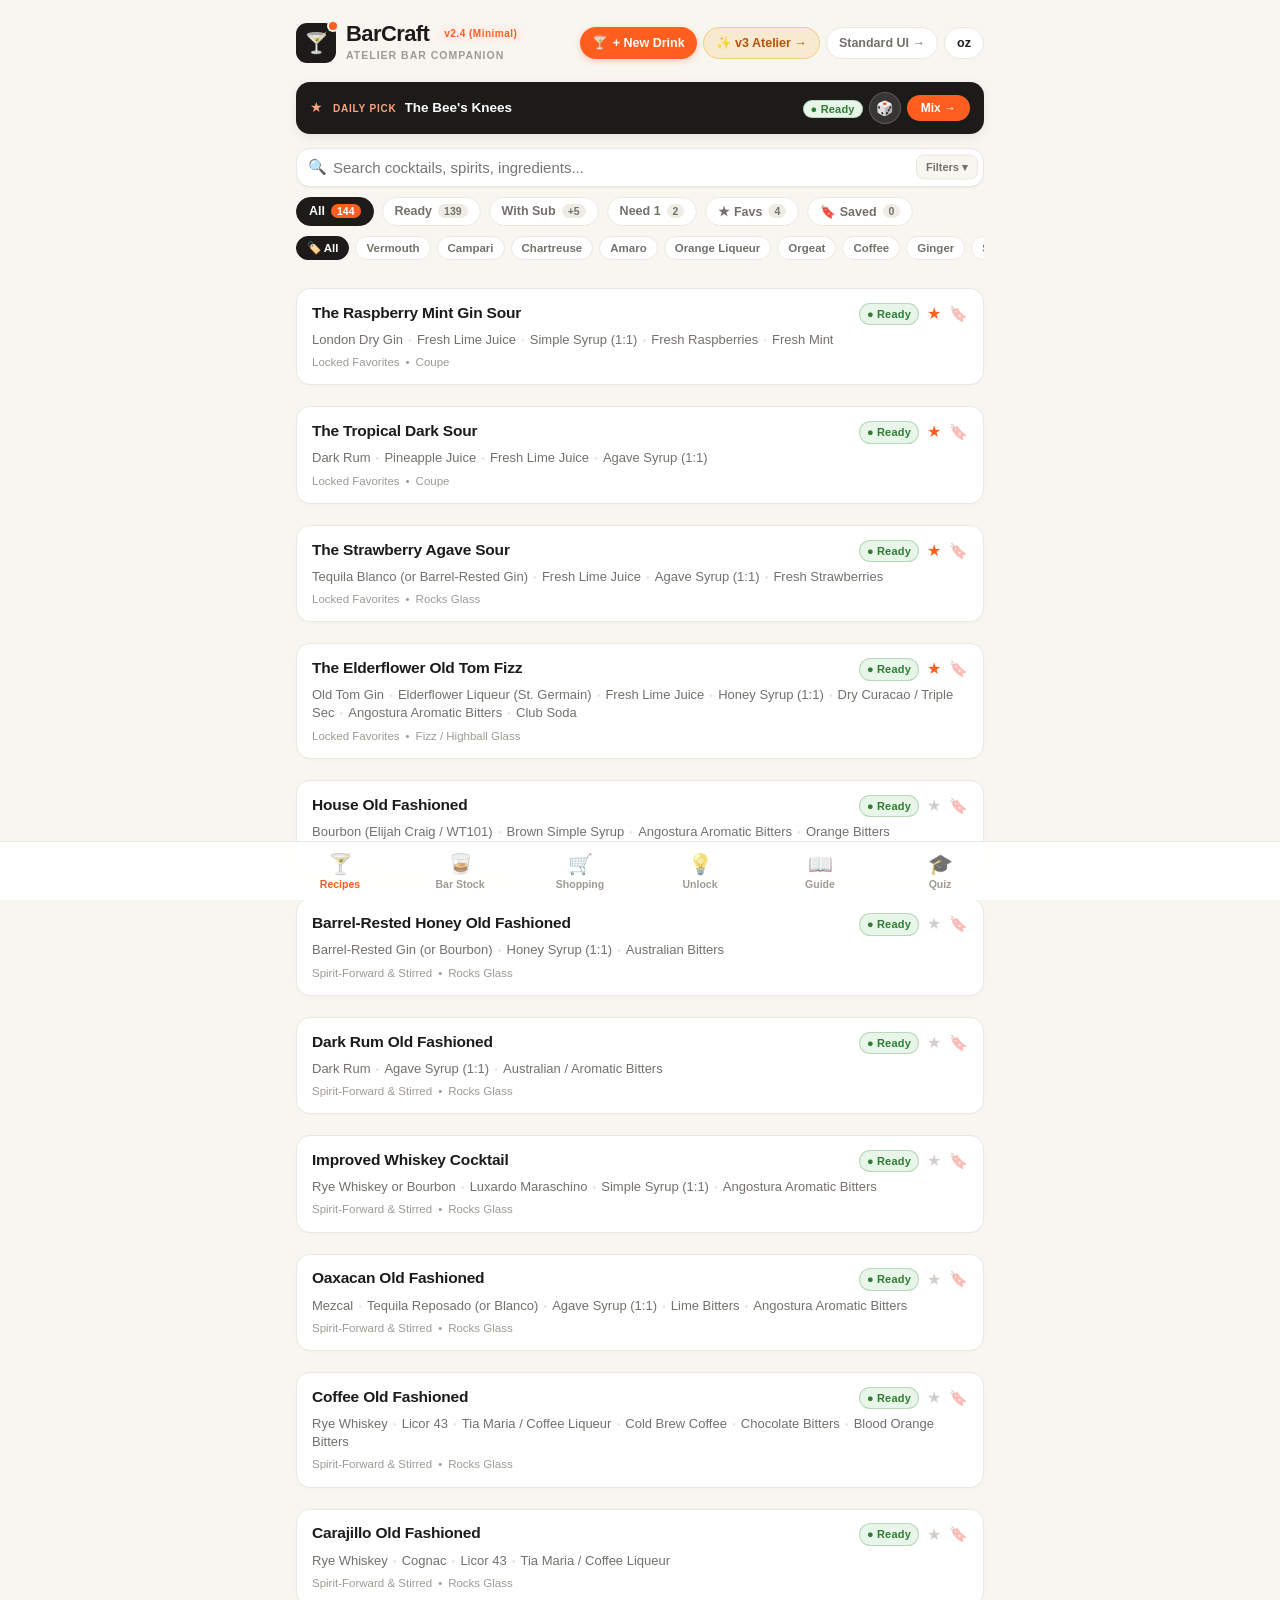
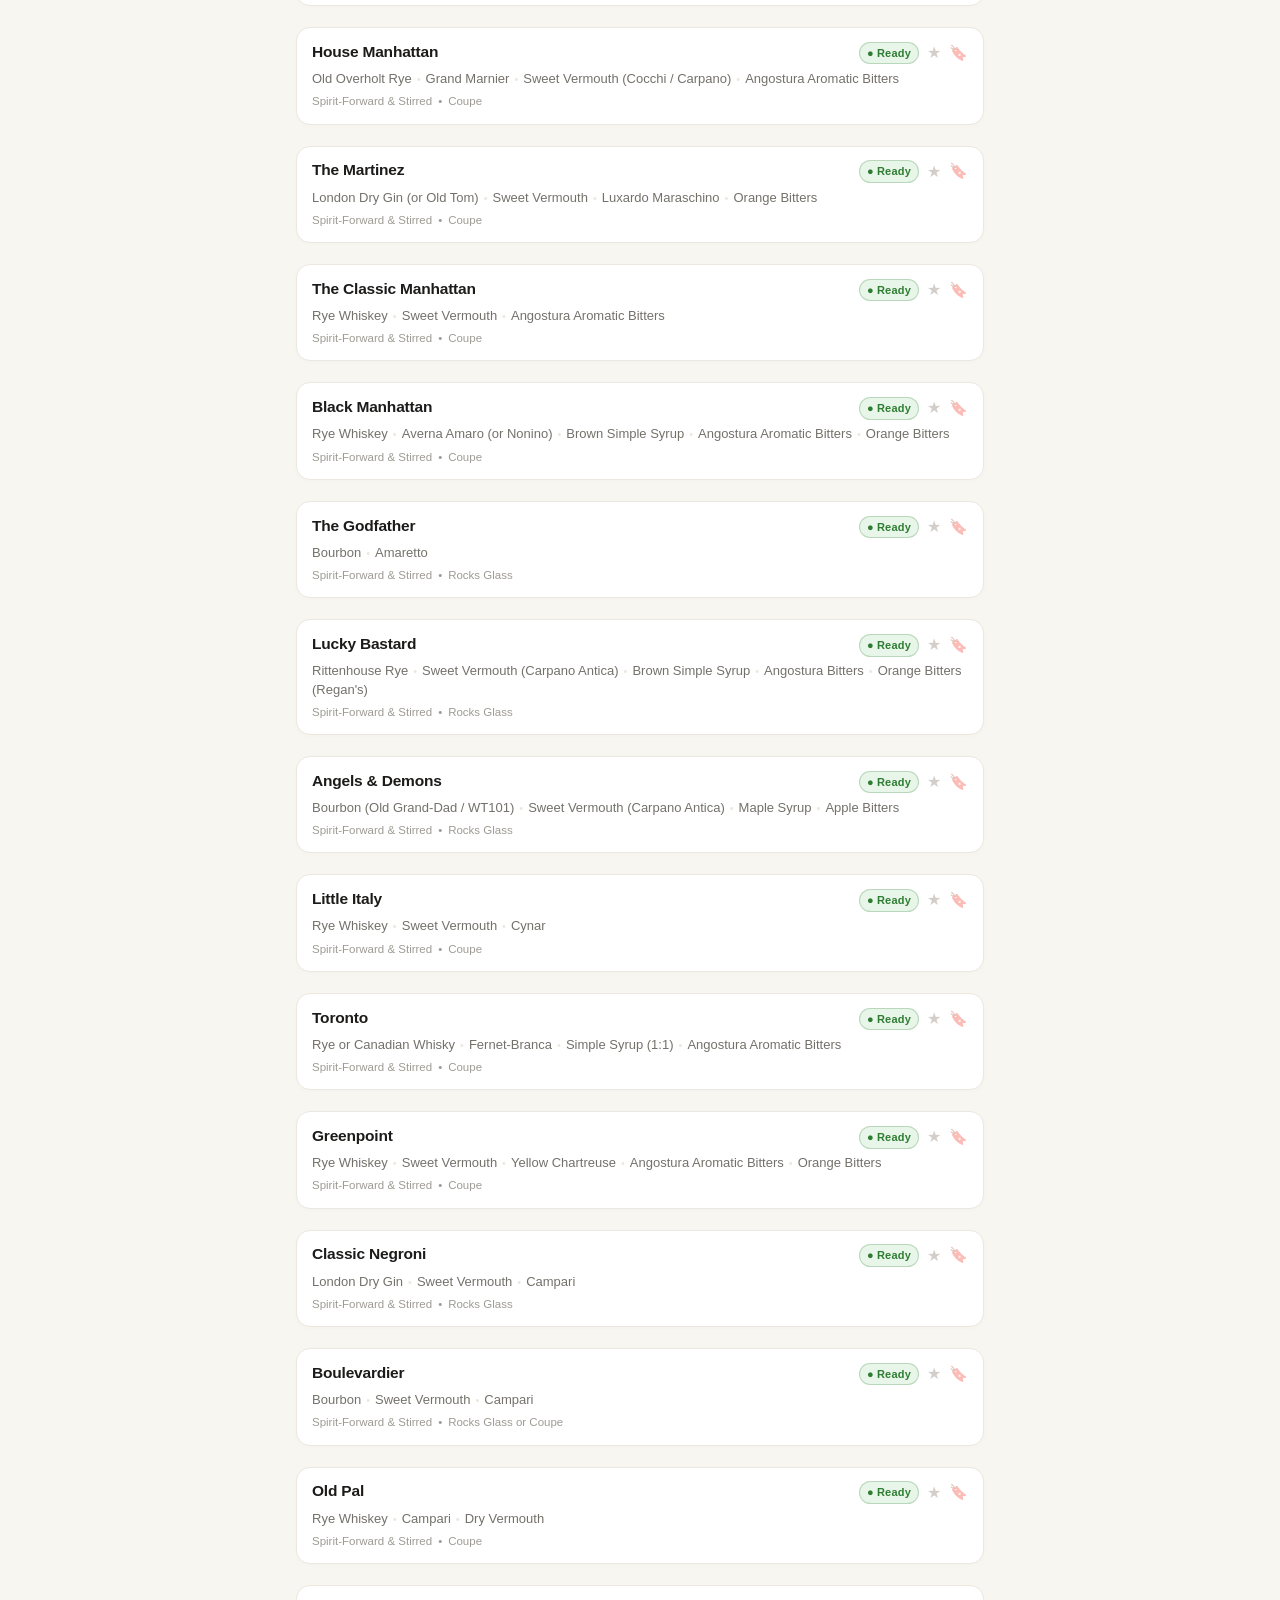
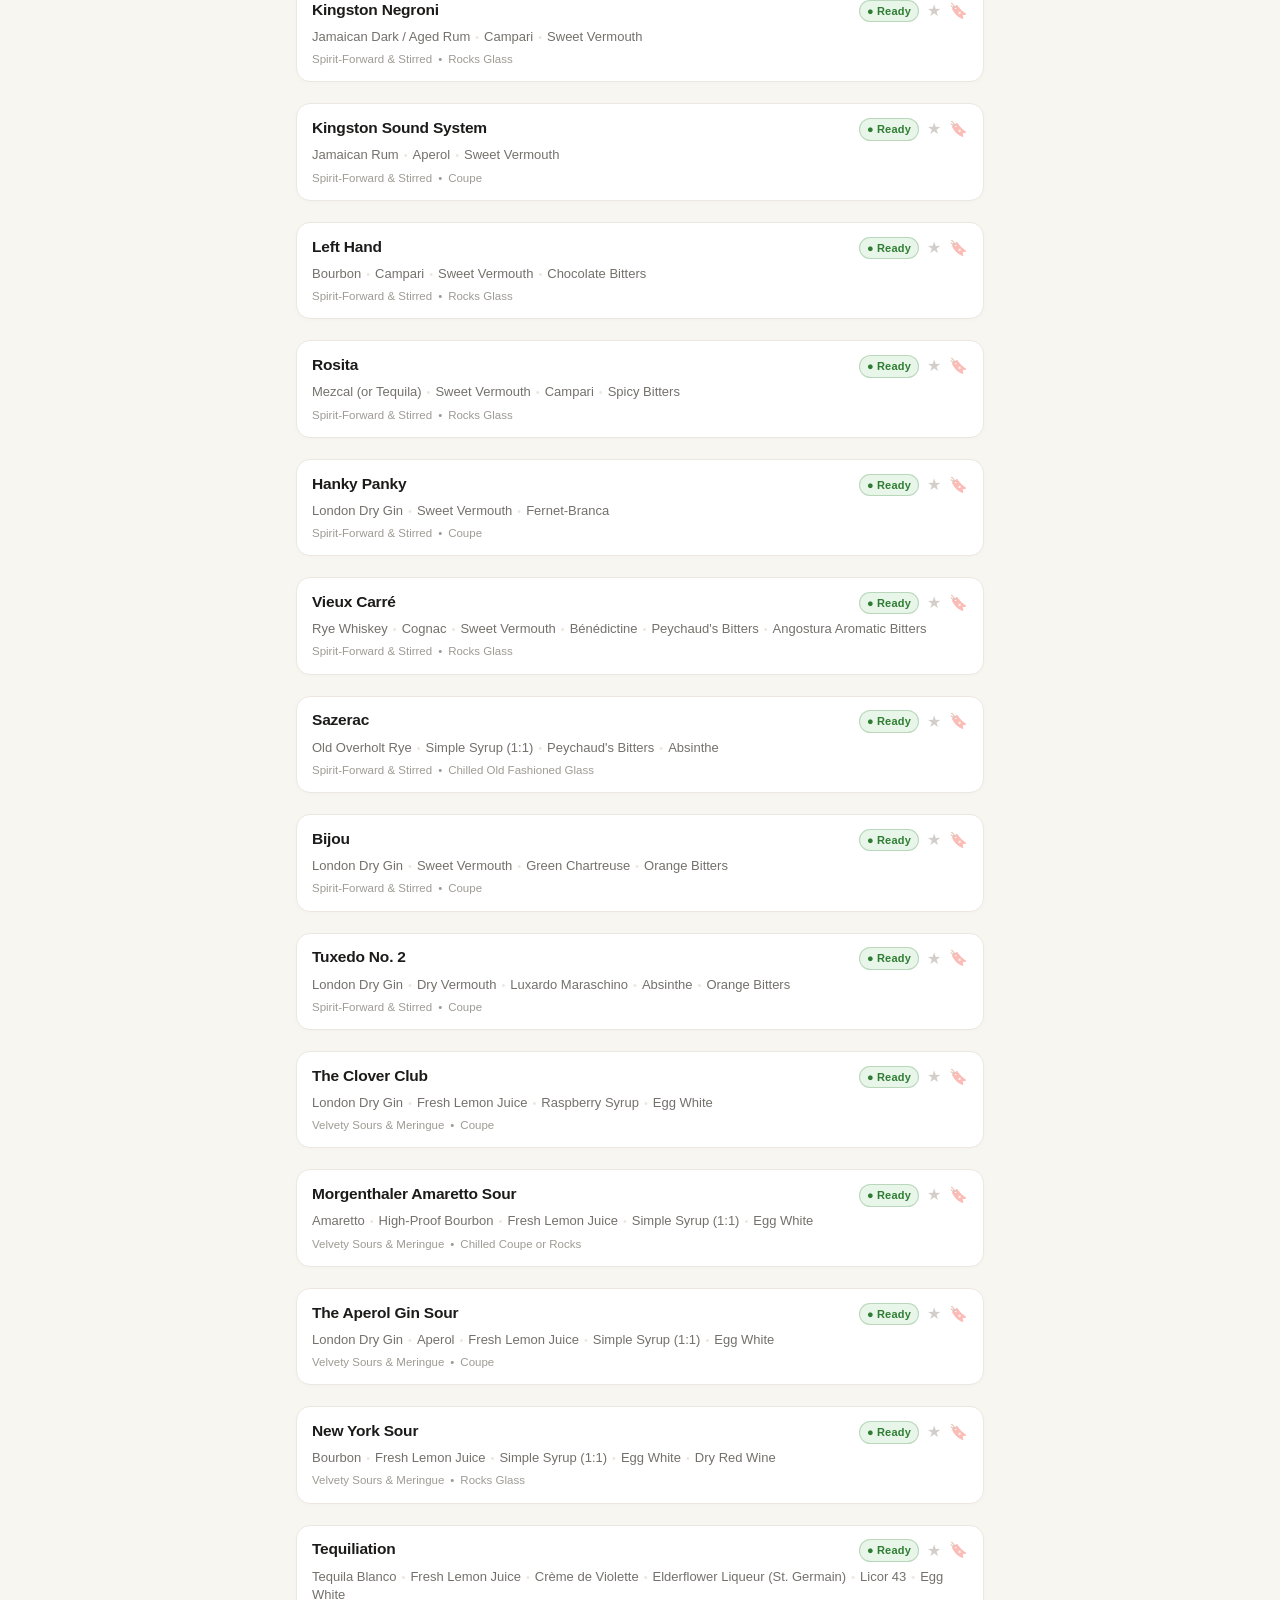
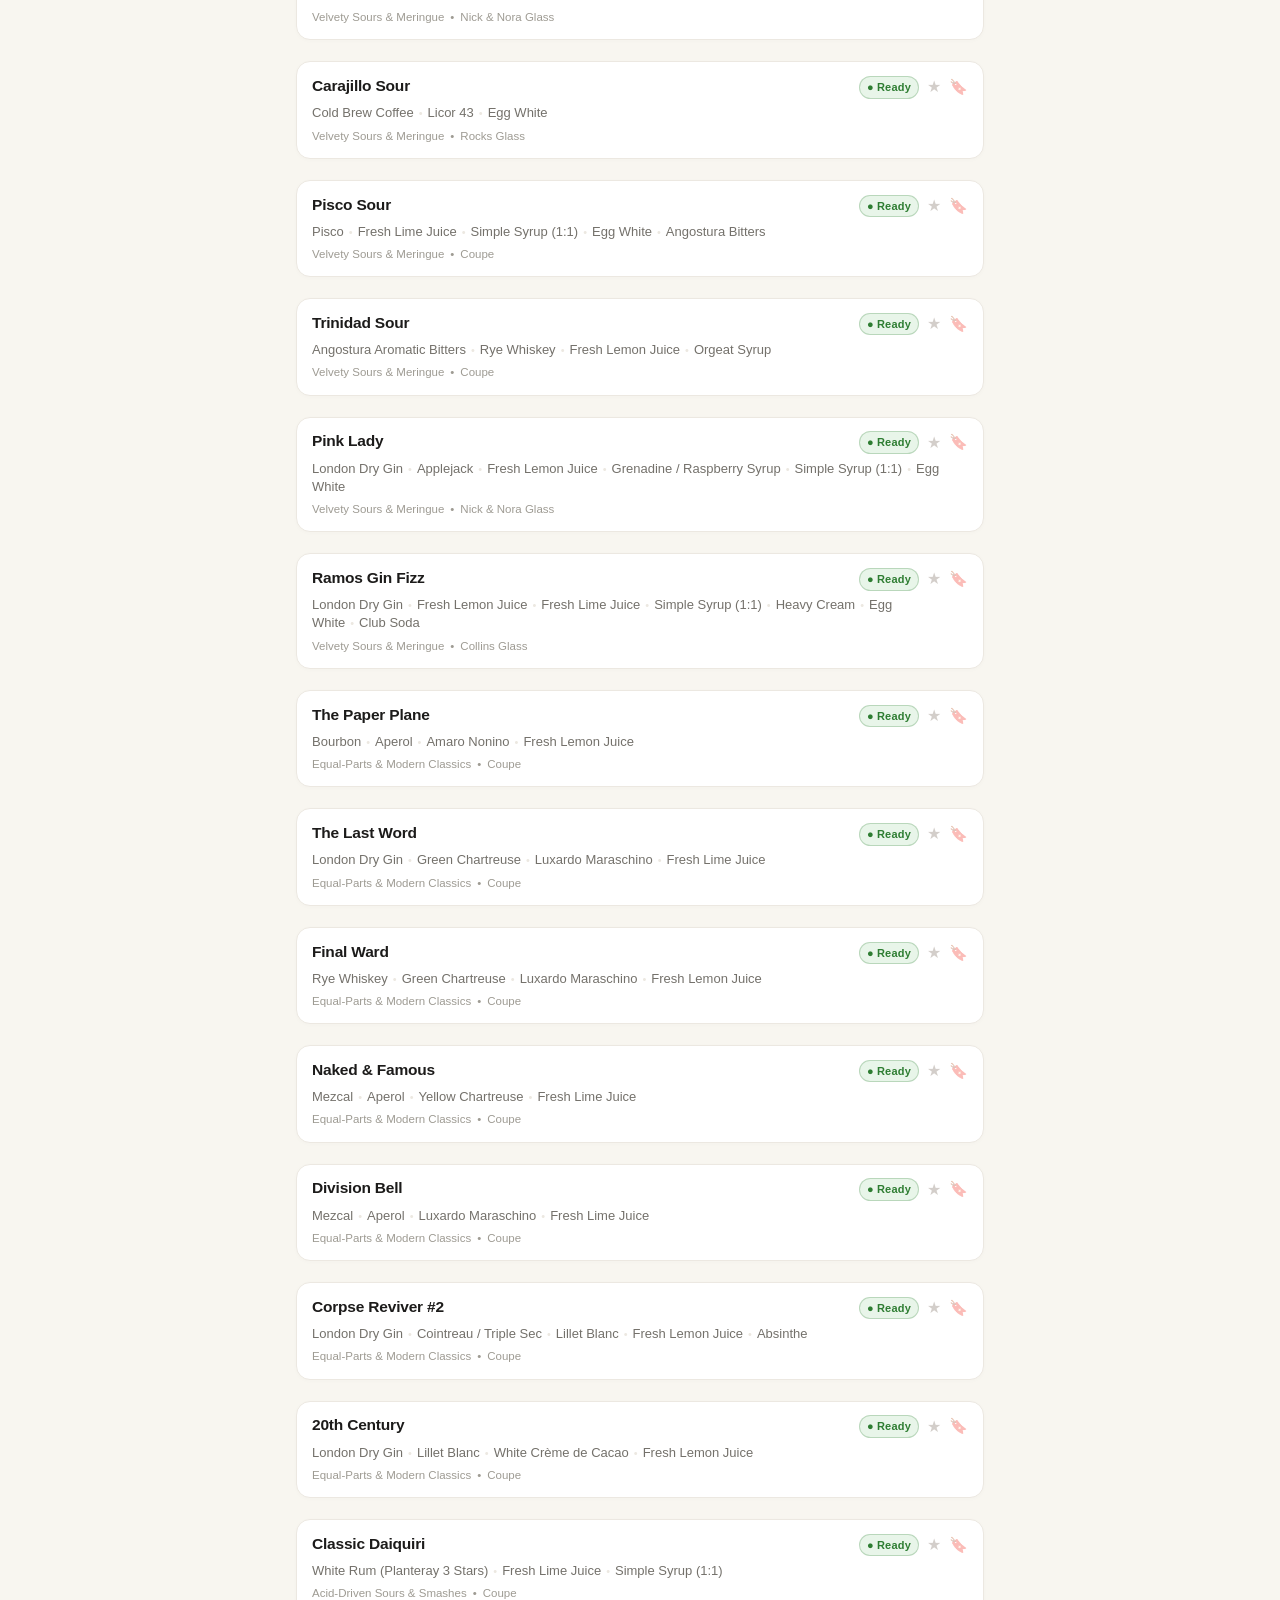
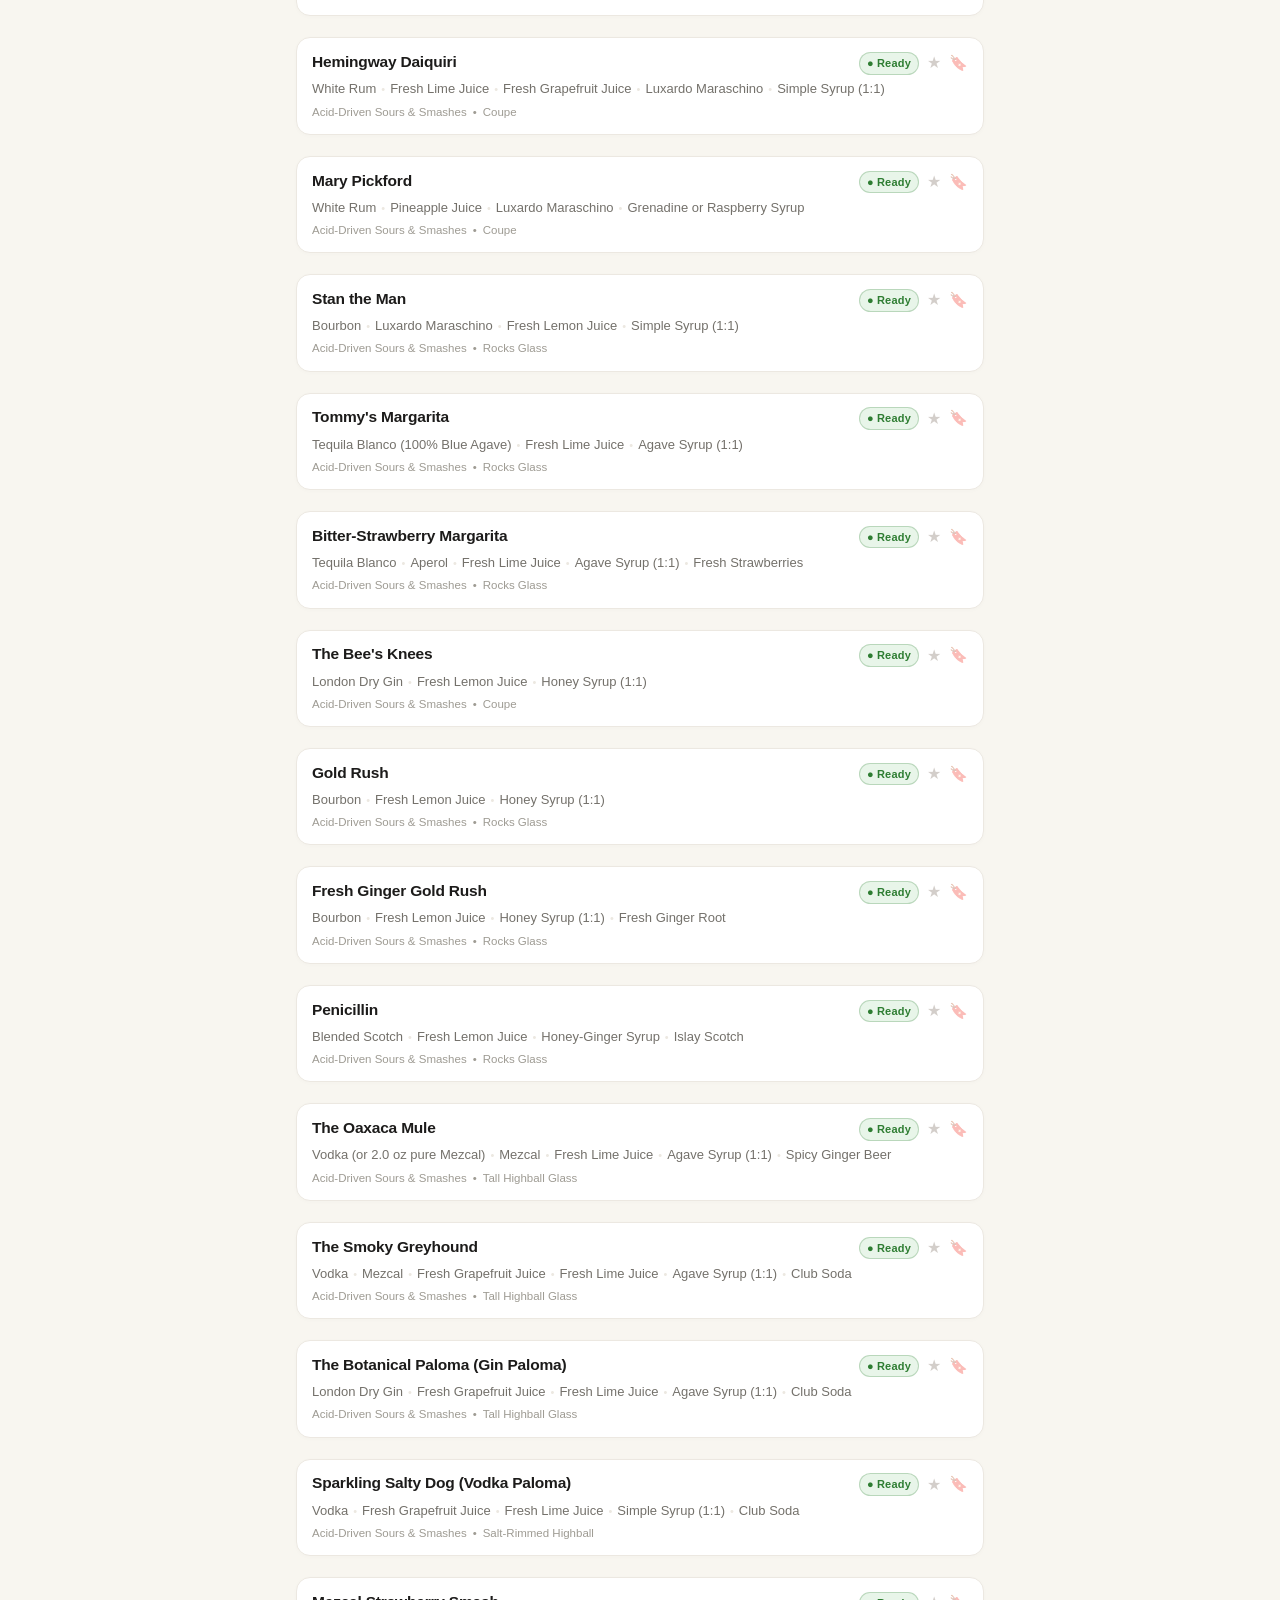
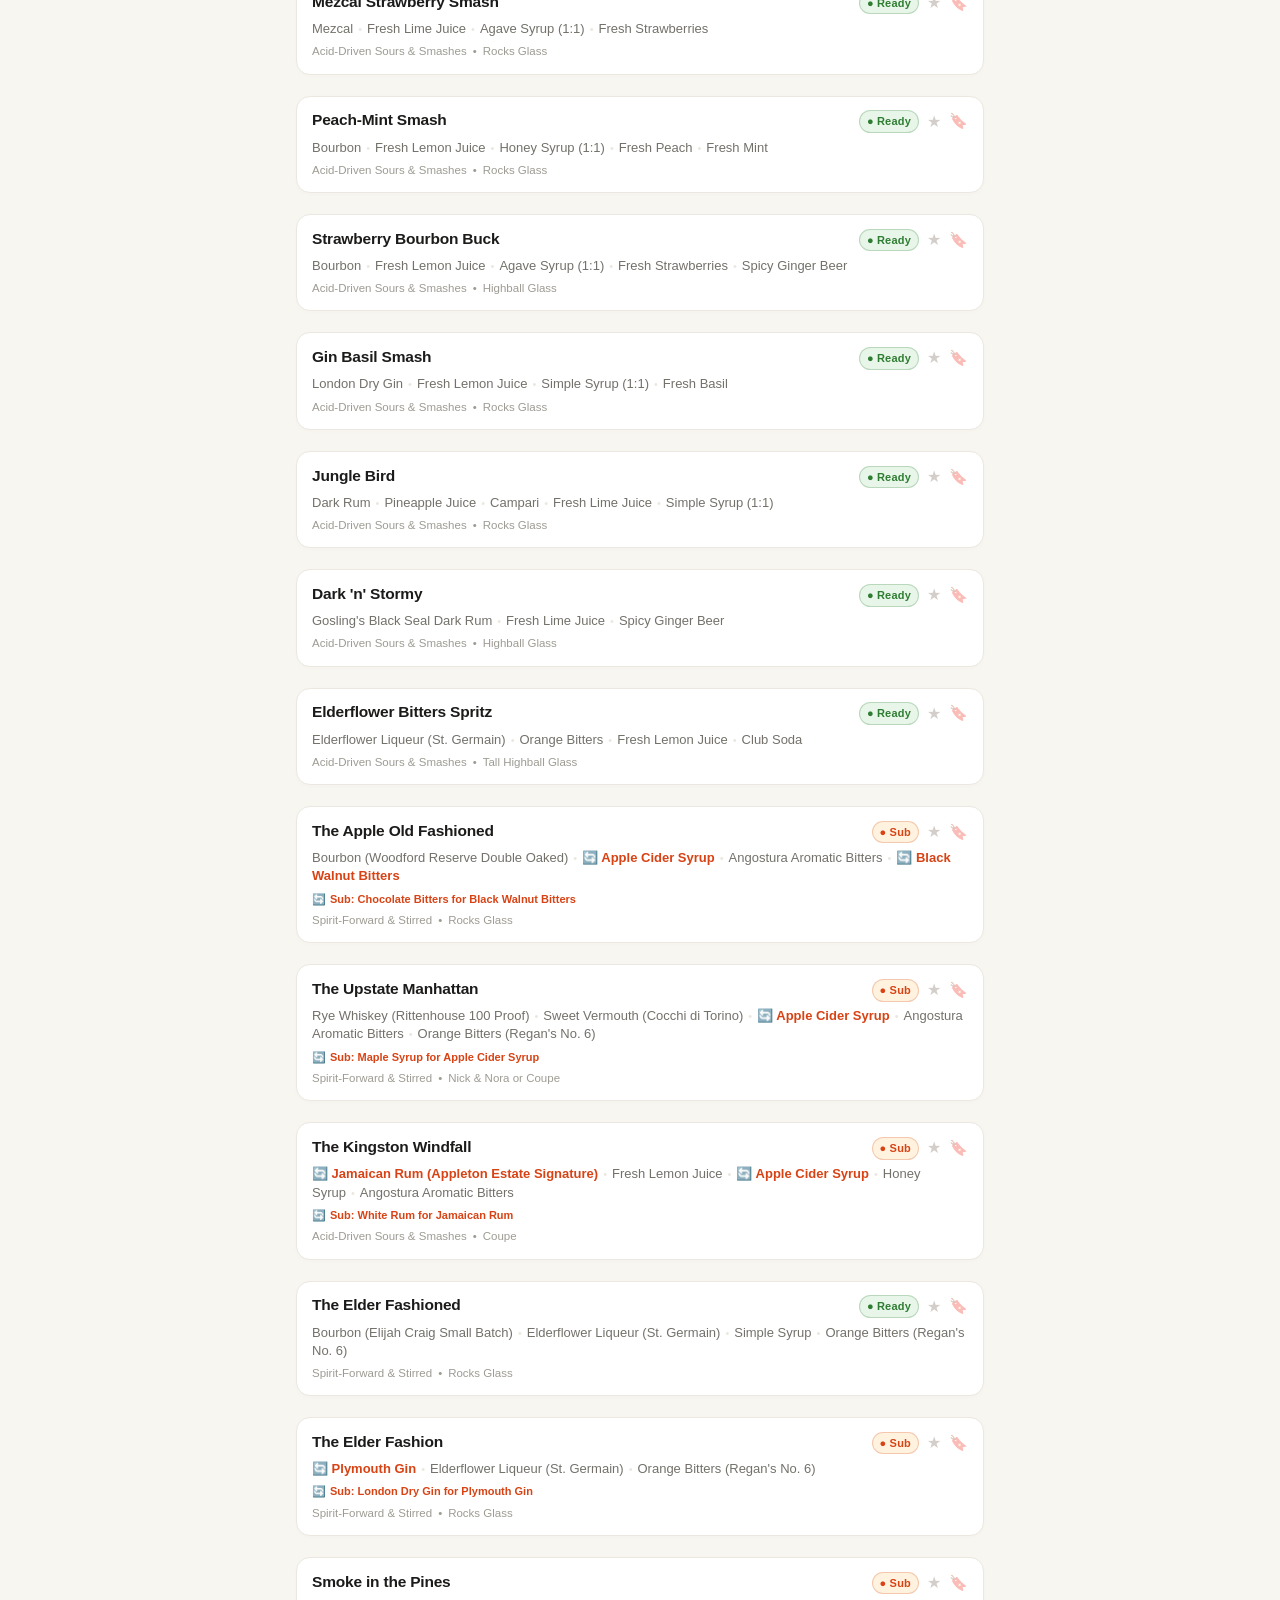
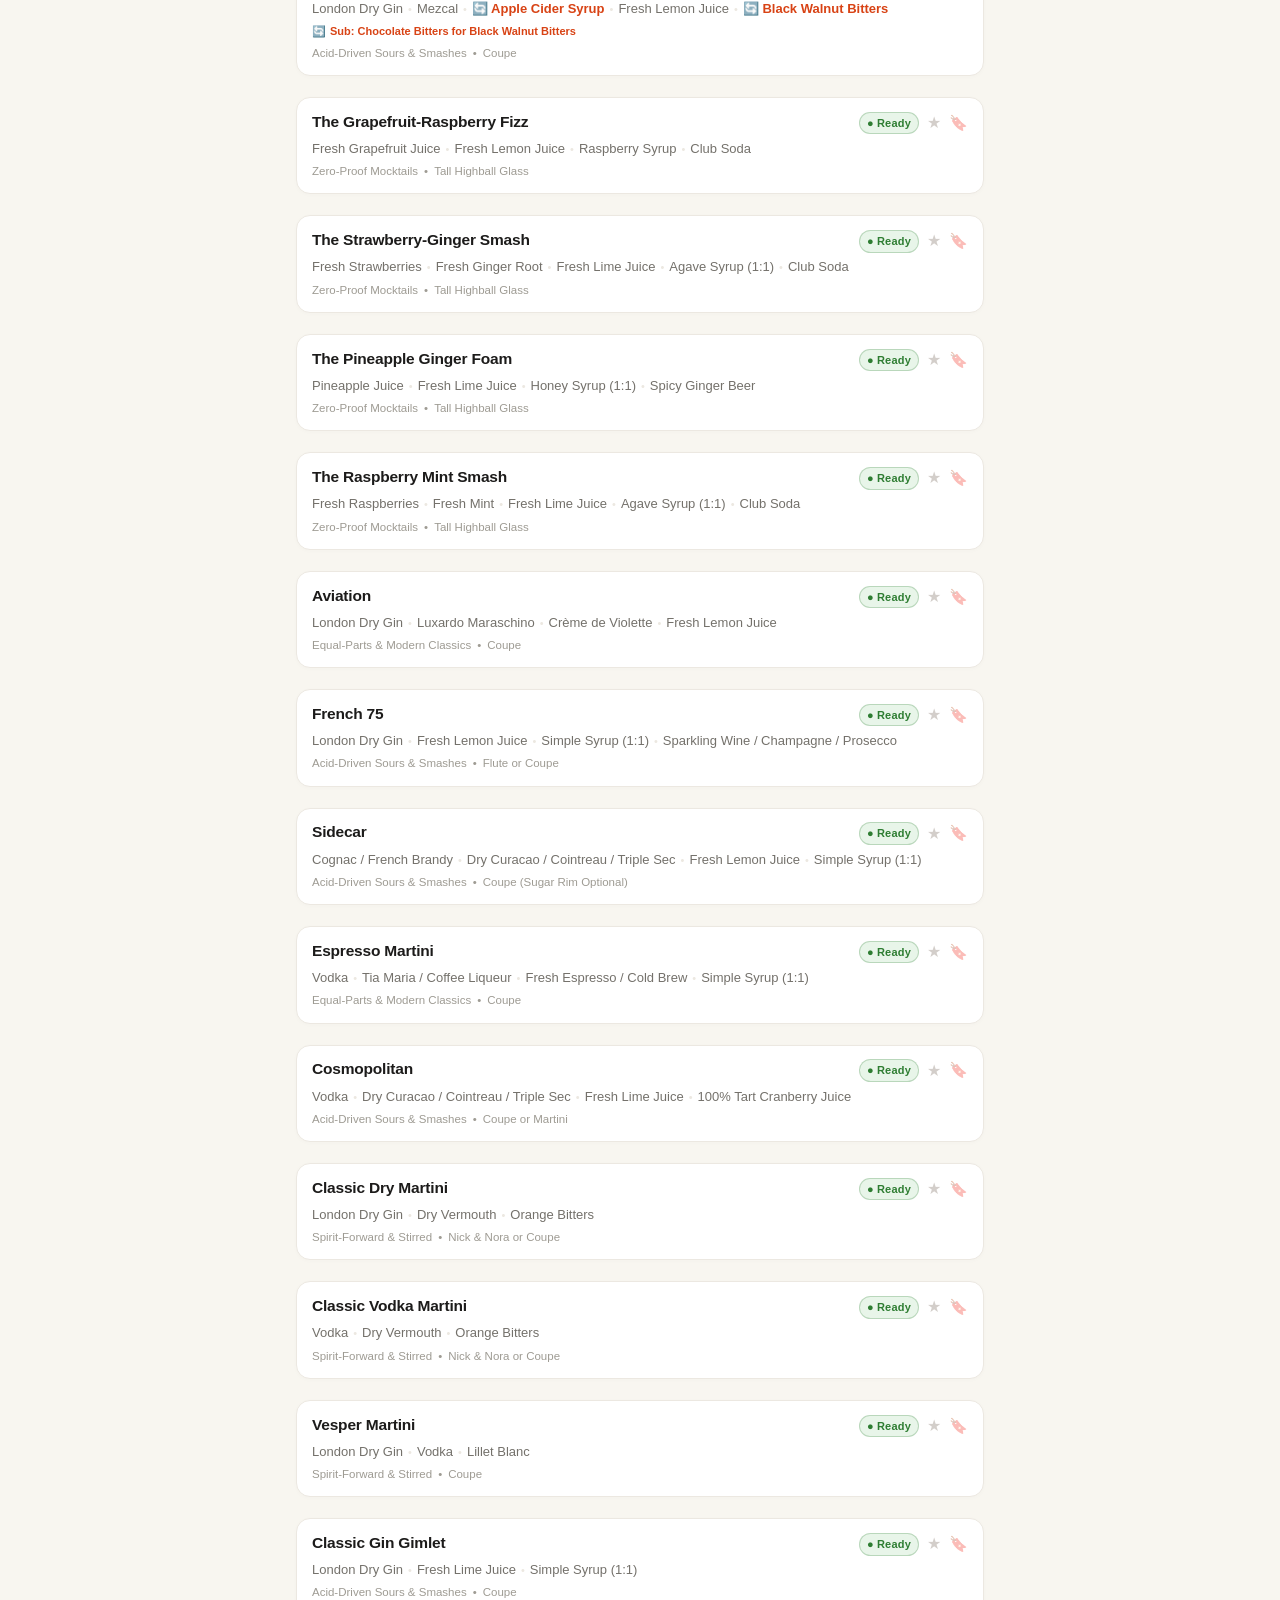
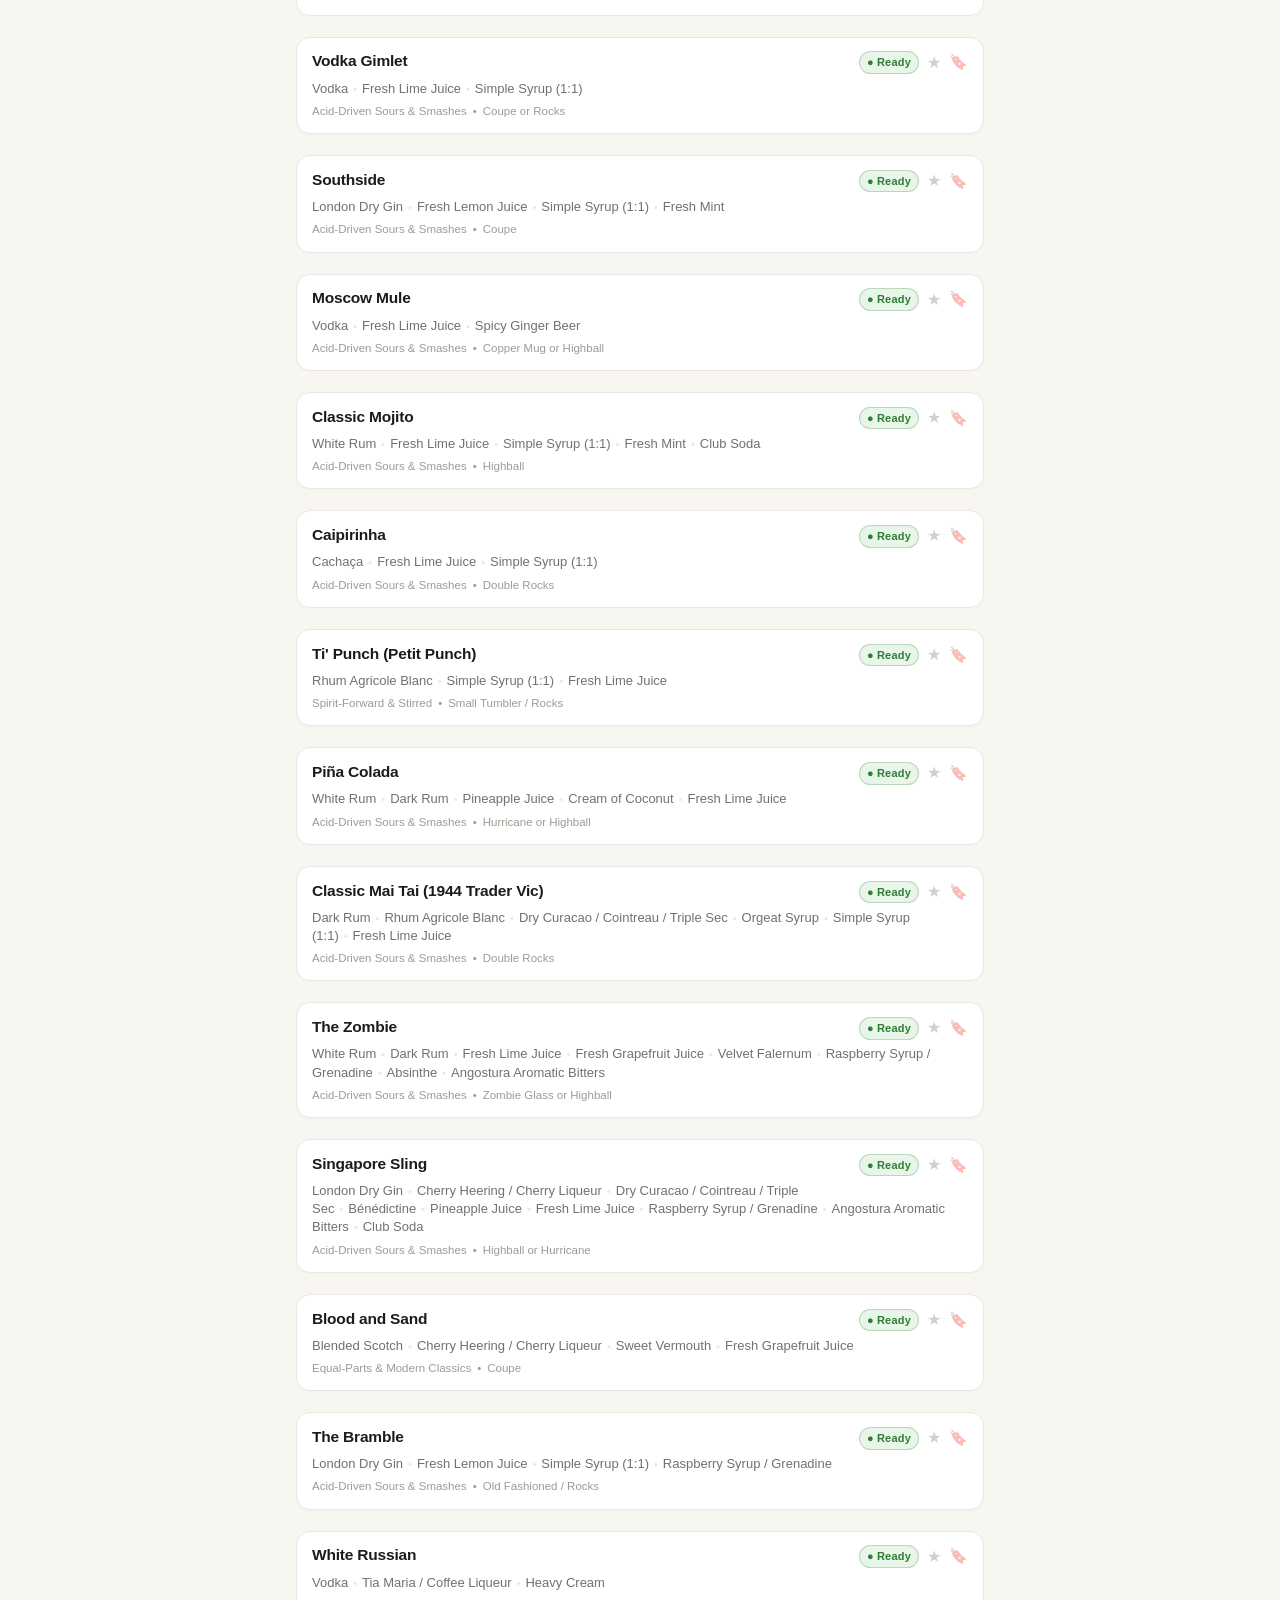
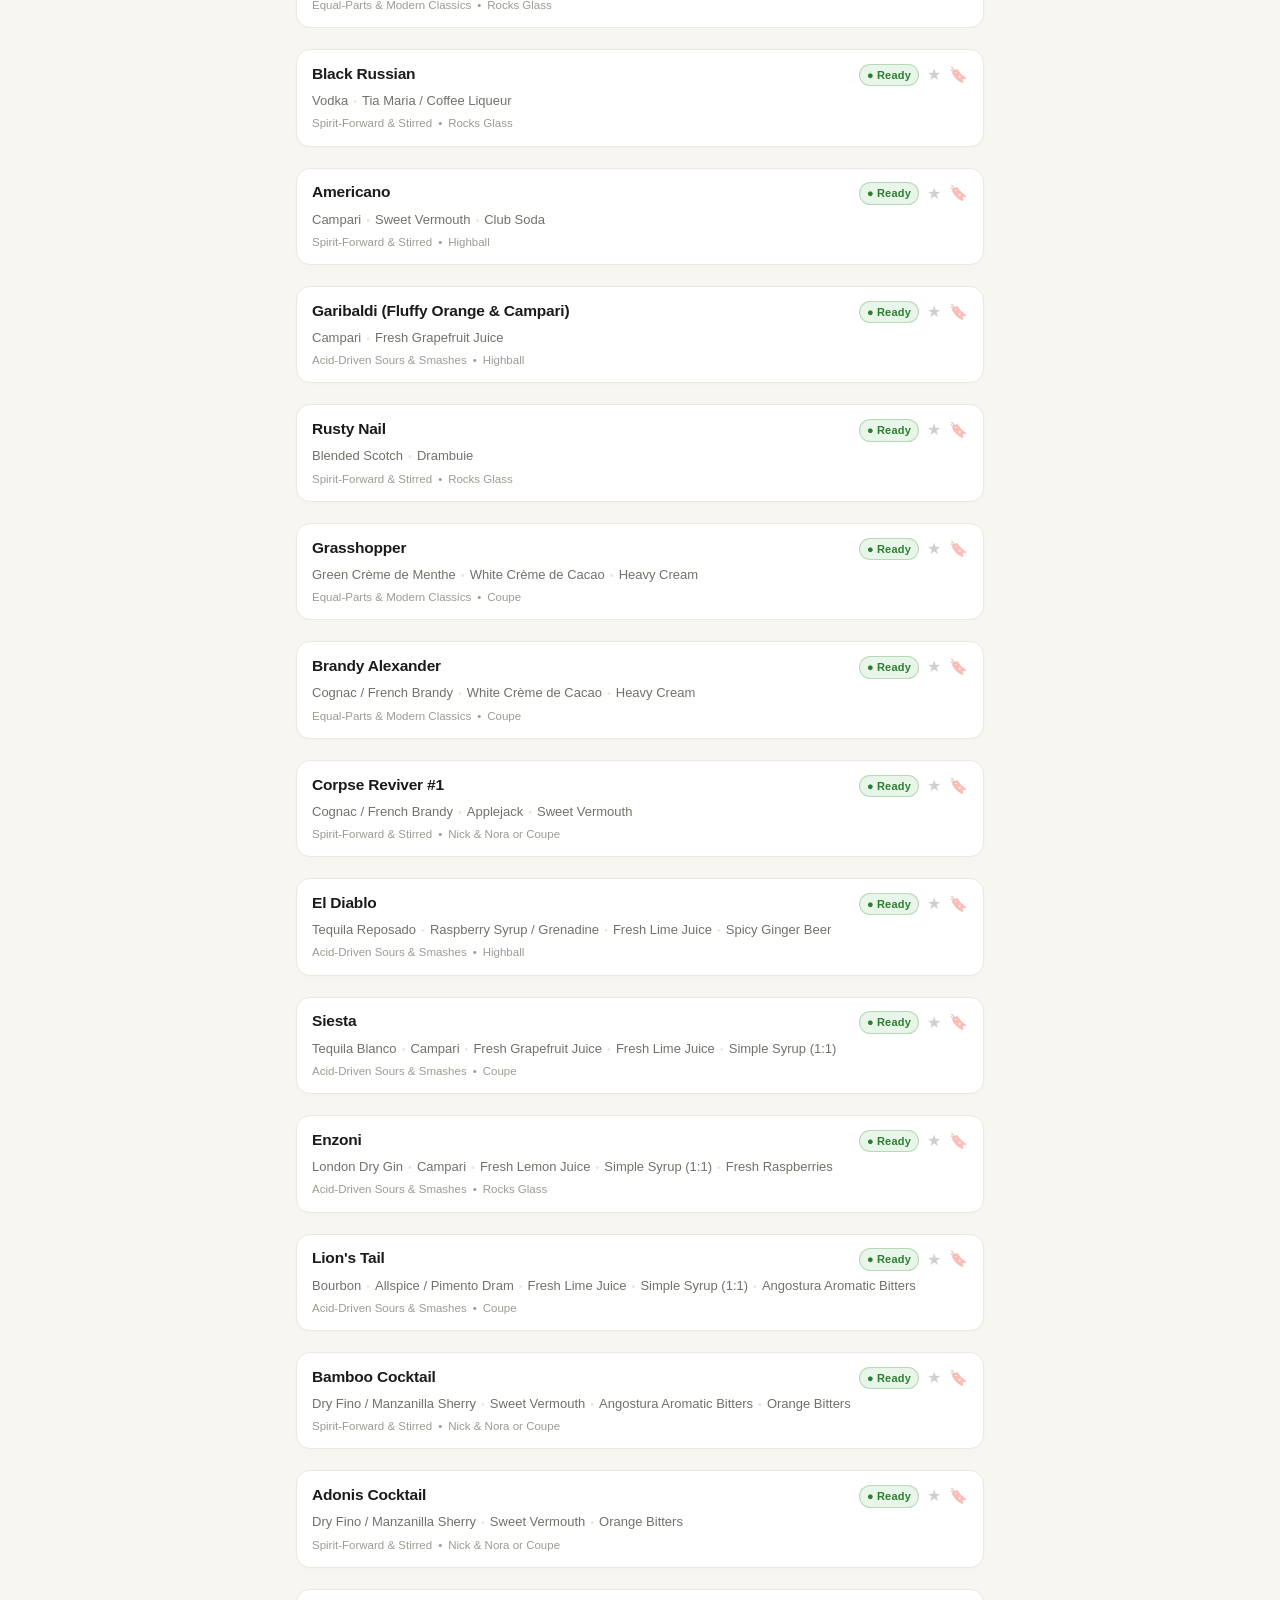
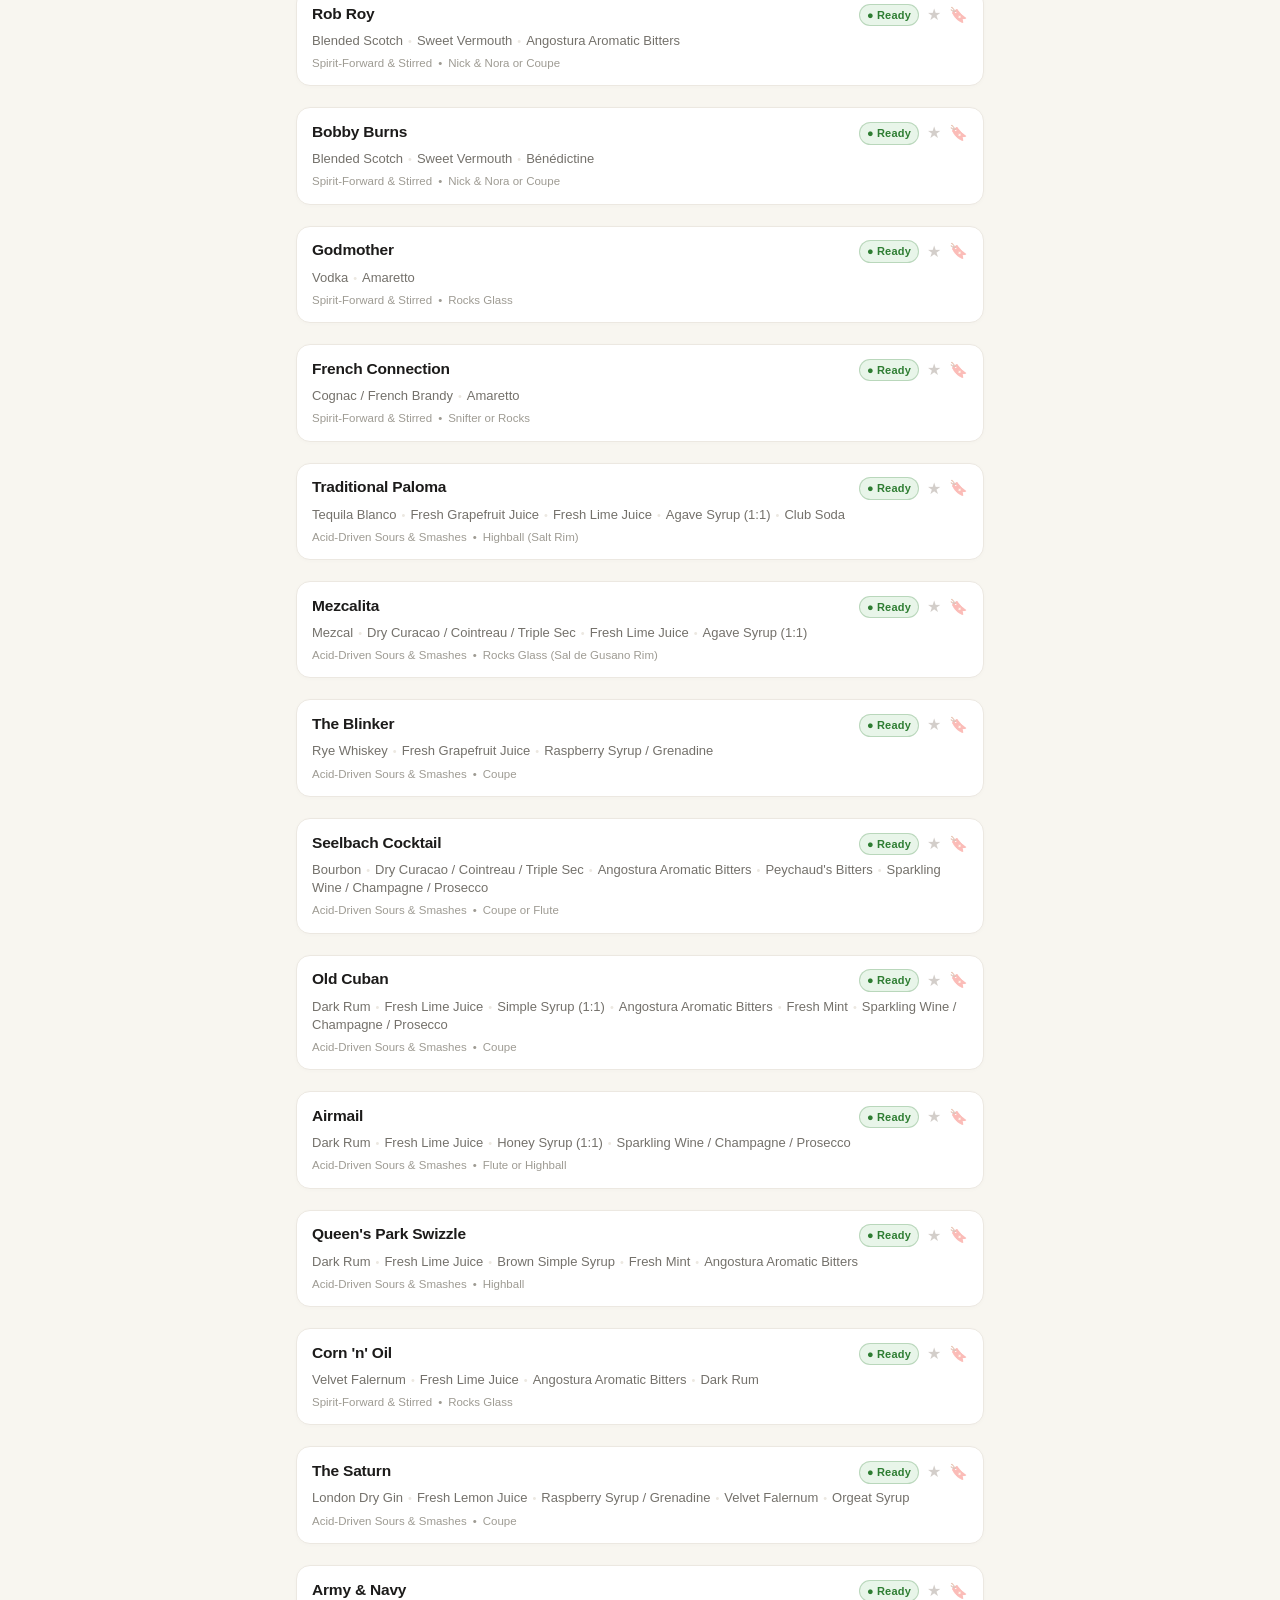
<file: minimal/index.html>
<!DOCTYPE html>
<html lang="en">
<head>
  <meta charset="UTF-8">
  <!-- Mobile-first & iOS Safari PWA viewport -->
  <meta name="viewport" content="width=device-width, initial-scale=1, viewport-fit=cover, user-scalable=no">
  <title>BarCraft — Streamlined & Minimalist (v2.3.1)</title>
  
  <!-- PWA & Apple Mobile Web App Meta -->
  <meta name="apple-mobile-web-app-capable" content="yes">
  <meta name="apple-mobile-web-app-status-bar-style" content="black-translucent">
  <meta name="apple-mobile-web-app-title" content="BarCraft Minimal">
  <meta name="theme-color" content="#F8F6F0">
  
  <link rel="manifest" href="../manifest.json">
  <link rel="icon" type="image/svg+xml" href="../icons/cocktail.svg">
  <link rel="apple-touch-icon" href="../icons/apple-touch-icon.png">
  
  <link rel="stylesheet" href="../css/styles.css">
</head>
<body class="minimal-mode-body">

  <div class="app-container" id="app">
    
    <!-- Top Header (Streamlined) -->
    <header class="app-header">
      <div class="brand-wrapper">
        <div class="brand-icon">🍸</div>
        <div>
          <div class="brand-title">BarCraft <span class="brand-version">v2.4 (Minimal)</span></div>
          <div class="brand-subtitle">Atelier Bar Companion</div>
        </div>
      </div>
      <div class="header-actions">
        <button class="add-drink-btn" id="addNewDrinkBtn" title="Create a new custom cocktail or riff"><span>🍸</span> + New Drink</button>
        <a href="../atelier/" class="mode-switch-btn" title="Try Reimagined v3 Atelier Experience" style="background: rgba(245, 166, 35, 0.15); color: #B45309; border-color: rgba(245, 166, 35, 0.4);">✨ v3 Atelier →</a>
        <a href="../?classic=1" class="mode-switch-btn" title="Switch to Full Standard UI">Standard UI →</a>
        <button class="unit-toggle-btn" id="unitToggle" title="Toggle Units (oz / ml)">oz</button>
      </div>
    </header>

    <!-- Compact Daily Spotlight Bar (Streamlined) -->
    <section class="daily-spotlight-bar" id="dailyDrinkCard">
      <div class="spotlight-left">
        <span class="spotlight-star">★</span>
        <div class="spotlight-info">
          <span class="spotlight-label">Daily Pick</span>
          <span class="spotlight-title" id="dailyDrinkTitle">The Raspberry Mint Gin Sour</span>
        </div>
      </div>
      <div class="spotlight-actions">
        <div id="dailyStatusBadge" style="display:none;"><span class="status-pill can-make">✓ Can Make</span></div>
        <span id="dailyDrinkSummary" style="display:none;"></span>
        <button class="spotlight-shuffle-btn" id="dailyShuffleBtn" title="Surprise Me (Random in-stock drink)">🎲</button>
        <button class="spotlight-mix-btn" id="dailyMakeBtn">Mix →</button>
      </div>
    </section>

    <!-- ====================================================================
         SCREEN 1: RECIPES & SEARCH (Default)
         ==================================================================== -->
    <main id="recipesScreen">
      <!-- Search & Filters -->
      <section class="search-filter-box">
        <div class="search-input-wrapper">
          <span class="search-icon">🔍</span>
          <input 
            type="search" 
            id="searchInput" 
            class="search-input" 
            placeholder="Search cocktails, spirits, ingredients..."
            autocomplete="off"
            autocorrect="off"
            spellcheck="false"
          >
          <button id="clearSearchBtn" class="clear-search-btn" title="Clear">✕</button>
          <button id="toggleFilterSheetBtn" class="filter-toggle-btn" title="Toggle Spirits & Categories">Filters ▾</button>
        </div>

        <!-- Primary Filter Chips (Streamlined Labels) -->
        <div class="filter-scroll-row">
          <button class="filter-chip active" data-filter="all">
            All <span class="chip-count" id="countAll">0</span>
          </button>
          <button class="filter-chip" data-filter="can-make">
            Ready <span class="chip-count" id="countCanMake">0</span>
          </button>
          <button class="filter-chip" data-filter="substitutes">
            With Sub <span class="chip-count" id="countSubstitutes">0</span>
          </button>
          <button class="filter-chip" data-filter="missing-1">
            Need 1 <span class="chip-count" id="countMissing1">0</span>
          </button>
          <button class="filter-chip" data-filter="favorites">
            ★ Favs <span class="chip-count" id="countFavorites">0</span>
          </button>
          <button class="filter-chip" data-filter="want-to-try">
            🔖 Saved <span class="chip-count" id="countWantToTry">0</span>
          </button>
        </div>

        <!-- Keyword Quick-Filter Chips (1-tap modifier & style search) -->
        <div class="keyword-chips-row" id="keywordChipsRow">
          <button class="keyword-chip active" data-keyword="all">🏷️ All</button>
          <button class="keyword-chip" data-keyword="vermouth">Vermouth</button>
          <button class="keyword-chip" data-keyword="campari">Campari</button>
          <button class="keyword-chip" data-keyword="chartreuse">Chartreuse</button>
          <button class="keyword-chip" data-keyword="amaro">Amaro</button>
          <button class="keyword-chip" data-keyword="orange">Orange Liqueur</button>
          <button class="keyword-chip" data-keyword="orgeat">Orgeat</button>
          <button class="keyword-chip" data-keyword="coffee">Coffee</button>
          <button class="keyword-chip" data-keyword="ginger">Ginger</button>
          <button class="keyword-chip" data-keyword="smoky">Smoky</button>
          <button class="keyword-chip" data-keyword="stirred">Stirred</button>
          <button class="keyword-chip" data-keyword="egg white">Egg White</button>
          <button class="keyword-chip" data-keyword="riffs">🎨 Riffs & Custom</button>
        </div>

        <!-- Secondary Dropdowns (Collapsible by default) -->
        <div class="secondary-filters collapsed" id="secondaryFilters">
          <select id="spiritFilter" class="filter-select">
            <option value="all">All Base Spirits</option>
            <option value="whiskey">Bourbon / Rye / Scotch</option>
            <option value="gin">London Dry / Old Tom Gin</option>
            <option value="rum">Rum / Agricole / Cachaça</option>
            <option value="tequila">Tequila & Mezcal</option>
            <option value="vodka">Vodka</option>
            <option value="brandy">Cognac / Brandy / Applejack</option>
            <option value="sparkling">Champagne & Sparkling</option>
            <option value="zero-proof">Zero-Proof (Mocktails)</option>
          </select>

          <select id="modifierFilter" class="filter-select">
            <option value="all">All Modifiers & Liqueurs</option>
            <option value="vermouth">Sweet / Dry / Blanc Vermouth</option>
            <option value="campari-aperitivo">Campari & Bitter Aperitifs</option>
            <option value="chartreuse">Chartreuse (Green & Yellow)</option>
            <option value="amaro">Amaro (Nonino, Montenegro, Cynar)</option>
            <option value="orange-liqueur">Orange Liqueur (Cointreau / Curaçao)</option>
            <option value="maraschino">Maraschino (Luxardo)</option>
            <option value="herbal-botanical">Herbal & Absinthe & Elderflower</option>
            <option value="coffee-chocolate">Coffee Liqueur & Cacao</option>
            <option value="orgeat-almond">Orgeat & Amaretto</option>
            <option value="syrups">Syrups & Agave & Honey</option>
            <option value="bitters">Aromatic & Citrus Bitters</option>
            <option value="egg-white">Egg White & Meringue Foams</option>
            <option value="custom-riffs">🎨 Custom Riffs & Creations</option>
          </select>

          <select id="categoryFilter" class="filter-select">
            <option value="all">All Categories</option>
            <option value="Locked Favorites">Locked Favorites</option>
            <option value="Spirit-Forward & Stirred">Spirit-Forward & Stirred</option>
            <option value="Velvety Sours & Meringue">Velvety Sours & Meringue</option>
            <option value="Equal-Parts & Modern Classics">Equal-Parts Classics</option>
            <option value="Acid-Driven Sours & Smashes">Acid-Driven Sours & Smashes</option>
            <option value="Zero-Proof Mocktails">Zero-Proof Division</option>
            <option value="Custom & Riffs">Custom & Riffs</option>
          </select>
        </div>
      </section>

      <!-- Recipe Cards Grid -->
      <section class="recipe-list" id="recipeListContainer"></section>
    </main>

    <!-- ====================================================================
         SCREEN 2: INVENTORY & PANTRY
         ==================================================================== -->
    <main id="inventoryScreen" style="display: none;">
      <section class="inventory-section" id="inventoryContainer"></section>
    </main>

    <!-- ====================================================================
         SCREEN 3: SMART SHOPPING LIST
         ==================================================================== -->
    <main id="shoppingScreen" style="display: none;">
      <section class="shopping-container" id="shoppingContainer"></section>
    </main>

    <!-- ====================================================================
         SCREEN 4: UNLOCK MORE DRINKS (Next Bottle Optimizer)
         ==================================================================== -->
    <main id="unlockScreen" style="display: none;">
      <section id="unlockContainer"></section>
    </main>

    <!-- ====================================================================
         SCREEN 5: TECHNIQUE GUIDE & BUDGETING RULES
         ==================================================================== -->
    <main id="guideScreen" style="display: none;">
      <section id="guideContainer"></section>
    </main>

    <!-- QUIZ / ACADEMY SCREEN -->
    <main id="quizScreen" style="display: none;">
      <section id="quizContainer"></section>
    </main>

  </div> <!-- End .app-container -->

  <!-- ======================================================================
       RECIPE DETAIL MODAL & BARTENDER MODE
       ====================================================================== -->
  <div class="modal-overlay" id="modalOverlay">
    <div class="modal-sheet" id="modalSheet">
      <!-- Dynamically filled by app.js -->
    </div>
  </div>

  <!-- Recipe Editor Modal (Add New Drink, Edit Specs, or Riff) -->
  <div class="modal-overlay" id="recipeEditorModalOverlay" style="display: none;">
    <div class="modal-sheet editor-sheet" id="recipeEditorModalSheet">
      <!-- Dynamically filled by app.js -->
    </div>
  </div>

  <!-- Toast Container -->
  <div class="toast-container" id="toastContainer"></div>

  <!-- ======================================================================
       BOTTOM NAVIGATION BAR (iOS PWA Safe Area Aware)
       ====================================================================== -->
  <nav class="bottom-nav" id="bottomNav">
    <button class="nav-item active" data-tab="recipes">
      <span class="nav-icon">🍸</span>
      <span>Recipes</span>
    </button>
    <button class="nav-item" data-tab="inventory">
      <span class="nav-icon">🥃</span>
      <span>Bar Stock</span>
    </button>
    <button class="nav-item" data-tab="shopping">
      <span class="nav-icon">🛒</span>
      <span>Shopping</span>
      <span class="nav-badge" id="shoppingBadge" style="display: none;">0</span>
    </button>
    <button class="nav-item" data-tab="unlock">
      <span class="nav-icon">💡</span>
      <span>Unlock</span>
    </button>
    <button class="nav-item" data-tab="guide">
      <span class="nav-icon">📖</span>
      <span>Guide</span>
    </button>
    <button class="nav-item" data-tab="quiz">
      <span class="nav-icon">🎓</span>
      <span>Quiz</span>
    </button>
  </nav>

  <!-- Enable Minimal Mode Flag Before Script Load -->
  <script>
    window.BARCRAFT_MINIMAL = true;
  </script>

  <!-- Application Entry Point -->
  <script type="module" src="../js/app.js"></script>

</body>
</html>
</file>
<file: css/styles.css>
/* ==========================================================================
   BarCraft Modern Aesthetic Stylesheet
   Palette: Cream (#F8F6F0), White (#FFFFFF), Grey (#222/#777/#E5E2DB), Neon Orange (#FF5E1E)
   Mobile-First, iOS PWA Optimized with Safe Area Insets
   ========================================================================== */

:root {
  --bg-cream: #F8F6F0;
  --bg-cream-darker: #EFECE4;
  --surface-card: #FFFFFF;
  --surface-card-subtle: #FDFCF9;
  
  --text-primary: #1C1B1A;
  --text-secondary: #74716B;
  --text-muted: #9E9B93;
  
  --border-light: #E7E3DC;
  --border-focus: #1C1B1A;

  /* Neon Orange Pop */
  --accent-orange: #FF5E1E;
  --accent-orange-hover: #E04B0E;
  --accent-orange-light: #FFF0EB;
  --accent-orange-glow: rgba(255, 94, 30, 0.28);

  /* Status Colors */
  --status-green: #2E7D32;
  --status-green-bg: #EAF5EA;
  --status-red: #D32F2F;
  --status-red-bg: #FDE8E8;
  --status-amber: #ED6C02;
  --status-amber-bg: #FFF4E5;

  /* Shadows & Radii */
  --radius-sm: 8px;
  --radius-md: 14px;
  --radius-lg: 20px;
  --radius-pill: 9999px;
  --shadow-subtle: 0 2px 8px rgba(0, 0, 0, 0.04);
  --shadow-card: 0 4px 16px rgba(0, 0, 0, 0.06);
  --shadow-modal: 0 16px 40px rgba(0, 0, 0, 0.16);

  /* Fonts */
  --font-sans: -apple-system, BlinkMacSystemFont, "SF Pro Text", "Segoe UI", Roboto, Helvetica, Arial, sans-serif;
  --font-serif: "New York", "Georgia", "Iowan Old Style", serif;
}

* {
  box-sizing: border-box;
  margin: 0;
  padding: 0;
  -webkit-font-smoothing: antialiased;
  -moz-osx-font-smoothing: grayscale;
}

body {
  font-family: var(--font-sans);
  background-color: var(--bg-cream);
  color: var(--text-primary);
  line-height: 1.5;
  touch-action: manipulation;
  overscroll-behavior-y: none;
  min-height: 100vh;
  padding-bottom: calc(76px + env(safe-area-inset-bottom, 20px));
}

/* Base Container */
.app-container {
  max-width: 720px;
  margin: 0 auto;
  padding: max(16px, env(safe-area-inset-top, 16px)) 16px 20px 16px;
}

/* ==========================================================================
   Header Bar
   ========================================================================== */
.app-header {
  display: flex;
  justify-content: space-between;
  align-items: center;
  padding: 8px 0 16px 0;
}

.brand-wrapper {
  display: flex;
  align-items: center;
  gap: 10px;
}

.brand-icon {
  width: 38px;
  height: 38px;
  background-color: var(--text-primary);
  color: #FFFFFF;
  border-radius: var(--radius-sm);
  display: flex;
  align-items: center;
  justify-content: center;
  font-size: 20px;
  position: relative;
  box-shadow: 0 2px 6px rgba(0,0,0,0.1);
}

.brand-icon::after {
  content: '';
  position: absolute;
  top: -2px;
  right: -2px;
  width: 10px;
  height: 10px;
  border-radius: 50%;
  background-color: var(--accent-orange);
  box-shadow: 0 0 8px var(--accent-orange);
}

.brand-title {
  font-size: 24px;
  font-weight: 800;
  letter-spacing: -0.5px;
  color: var(--text-primary);
  display: flex;
  align-items: center;
  gap: 8px;
}

.brand-version {
  display: inline-block;
  font-size: 11px;
  font-weight: 800;
  background-color: var(--accent-orange-light);
  color: var(--accent-orange);
  padding: 2px 7px;
  border-radius: var(--radius-pill);
  border: 1px solid rgba(255, 94, 30, 0.3);
  letter-spacing: 0.5px;
  line-height: 1.2;
}

.brand-subtitle {
  font-size: 11px;
  text-transform: uppercase;
  letter-spacing: 1.2px;
  color: var(--text-secondary);
  font-weight: 600;
}

.header-actions {
  display: flex;
  align-items: center;
  gap: 8px;
}

.unit-toggle-btn {
  background: var(--surface-card);
  border: 1px solid var(--border-light);
  color: var(--text-primary);
  padding: 6px 12px;
  border-radius: var(--radius-pill);
  font-size: 13px;
  font-weight: 700;
  cursor: pointer;
  transition: all 0.15s ease;
}

.unit-toggle-btn:active {
  transform: scale(0.96);
  border-color: var(--accent-orange);
}

.icon-btn {
  background: var(--surface-card);
  border: 1px solid var(--border-light);
  color: var(--text-primary);
  width: 36px;
  height: 36px;
  border-radius: 50%;
  display: flex;
  align-items: center;
  justify-content: center;
  cursor: pointer;
  font-size: 16px;
  transition: all 0.15s ease;
}

.icon-btn:hover {
  border-color: var(--accent-orange);
  color: var(--accent-orange);
}

/* ==========================================================================
   Daily Drink Banner (Hero Card)
   ========================================================================== */
.daily-drink-card {
  background: linear-gradient(135deg, #1C1B1A 0%, #2A2825 100%);
  color: #FFFFFF;
  border-radius: var(--radius-lg);
  padding: 20px;
  margin-bottom: 20px;
  position: relative;
  overflow: hidden;
  box-shadow: var(--shadow-card);
  border: 1px solid rgba(255, 255, 255, 0.08);
}

.daily-drink-card::before {
  content: '';
  position: absolute;
  top: -40px;
  right: -40px;
  width: 140px;
  height: 140px;
  border-radius: 50%;
  background: radial-gradient(circle, var(--accent-orange) 0%, transparent 70%);
  opacity: 0.35;
  pointer-events: none;
}

.daily-badge-row {
  display: flex;
  justify-content: space-between;
  align-items: center;
  margin-bottom: 8px;
}

.daily-tag {
  display: inline-flex;
  align-items: center;
  gap: 6px;
  background-color: rgba(255, 94, 30, 0.2);
  color: #FFA57D;
  border: 1px solid rgba(255, 94, 30, 0.4);
  font-size: 11px;
  font-weight: 700;
  text-transform: uppercase;
  letter-spacing: 0.8px;
  padding: 4px 10px;
  border-radius: var(--radius-pill);
}

.shuffle-btn {
  background: rgba(255, 255, 255, 0.12);
  border: 1px solid rgba(255, 255, 255, 0.18);
  color: #FFFFFF;
  padding: 4px 12px;
  border-radius: var(--radius-pill);
  font-size: 12px;
  font-weight: 600;
  cursor: pointer;
  display: flex;
  align-items: center;
  gap: 6px;
  transition: all 0.2s ease;
}

.shuffle-btn:hover {
  background: var(--accent-orange);
  border-color: var(--accent-orange);
}

.daily-drink-title {
  font-size: 22px;
  font-weight: 800;
  margin-bottom: 6px;
  letter-spacing: -0.3px;
}

.daily-drink-summary {
  font-size: 13px;
  color: #C8C5BE;
  margin-bottom: 14px;
  line-height: 1.4;
}

.daily-card-footer {
  display: flex;
  justify-content: space-between;
  align-items: center;
}

.daily-status-indicator {
  display: flex;
  align-items: center;
  gap: 6px;
  font-size: 12px;
  font-weight: 700;
}

.daily-btn {
  background: var(--accent-orange);
  color: #FFFFFF;
  border: none;
  font-size: 13px;
  font-weight: 700;
  padding: 8px 16px;
  border-radius: var(--radius-pill);
  cursor: pointer;
  box-shadow: 0 4px 12px var(--accent-orange-glow);
  transition: transform 0.15s ease;
}

.daily-btn:active {
  transform: scale(0.96);
}

/* ==========================================================================
   Filter & Search Interface
   ========================================================================== */
.search-filter-box {
  margin-bottom: 20px;
}

.search-input-wrapper {
  position: relative;
  display: flex;
  align-items: center;
  margin-bottom: 10px;
}

.search-icon {
  position: absolute;
  left: 12px;
  top: 50%;
  transform: translateY(-50%);
  color: var(--text-muted);
  font-size: 15px;
  pointer-events: none;
}

.search-input {
  width: 100%;
  padding: 10px 84px 10px 36px;
  background-color: var(--surface-card);
  border: 1px solid var(--border-light);
  border-radius: var(--radius-md);
  font-size: 15px; /* iOS Safari zoom prevention */
  color: var(--text-primary);
  outline: none;
  transition: border-color 0.2s ease, box-shadow 0.2s ease;
}

.search-input:focus {
  border-color: var(--accent-orange);
  box-shadow: 0 0 0 3px var(--accent-orange-light);
}

.clear-search-btn {
  position: absolute;
  right: 76px;
  top: 50%;
  transform: translateY(-50%);
  background: none;
  border: none;
  color: var(--text-muted);
  font-size: 16px;
  cursor: pointer;
  display: none;
  padding: 4px;
}

.filter-toggle-btn {
  position: absolute;
  right: 6px;
  top: 50%;
  transform: translateY(-50%);
  background-color: var(--bg-cream);
  border: 1px solid var(--border-light);
  color: var(--text-secondary);
  font-size: 11px;
  font-weight: 700;
  padding: 5px 9px;
  border-radius: var(--radius-sm);
  cursor: pointer;
  transition: all 0.15s ease;
  white-space: nowrap;
}

.filter-toggle-btn:hover {
  border-color: var(--text-primary);
  color: var(--text-primary);
}

.filter-toggle-btn.has-filter {
  background-color: var(--accent-orange-light);
  color: var(--accent-orange);
  border-color: var(--accent-orange);
}

/* Filter Chips / Horizontal Scroll */
.filter-scroll-row {
  display: flex;
  gap: 8px;
  overflow-x: auto;
  padding-bottom: 6px;
  scrollbar-width: none;
  -webkit-overflow-scrolling: touch;
}

.filter-scroll-row::-webkit-scrollbar {
  display: none;
}

.filter-chip {
  flex-shrink: 0;
  background-color: var(--surface-card);
  border: 1px solid var(--border-light);
  color: var(--text-secondary);
  font-size: 13px;
  font-weight: 600;
  padding: 7px 14px;
  border-radius: var(--radius-pill);
  cursor: pointer;
  transition: all 0.15s ease;
  display: inline-flex;
  align-items: center;
  gap: 6px;
}

.filter-chip.active {
  background-color: var(--text-primary);
  color: #FFFFFF;
  border-color: var(--text-primary);
}

.filter-chip .chip-count {
  font-size: 11px;
  font-weight: 700;
  padding: 2px 6px;
  border-radius: var(--radius-pill);
  background-color: rgba(0, 0, 0, 0.08);
  color: inherit;
}

.filter-chip.active .chip-count {
  background-color: var(--accent-orange);
  color: #FFFFFF;
}

/* Secondary Filter Bar */
.secondary-filters {
  display: flex;
  gap: 8px;
  margin-top: 10px;
}

.secondary-filters.collapsed {
  display: none;
}

.filter-select {
  flex: 1;
  padding: 8px 12px;
  background-color: var(--surface-card);
  border: 1px solid var(--border-light);
  border-radius: var(--radius-sm);
  font-size: 14px;
  color: var(--text-primary);
  outline: none;
  cursor: pointer;
  -webkit-appearance: none;
  background-image: url("data:image/svg+xml;charset=US-ASCII,%3Csvg%20xmlns%3D%22http%3A%2F%2Fwww.w3.org%2F2000%2Fsvg%22%20width%3D%2212%22%20height%3D%2212%22%20viewBox%3D%220%200%2024%2024%22%20fill%3D%22none%22%20stroke%3D%22%2374716B%22%20stroke-width%3D%222%22%20stroke-linecap%3D%22round%22%20stroke-linejoin%3D%22round%22%3E%3Cpath%20d%3D%22m6%209%206%206%206-6%22%2F%3E%3C%2Fsvg%3E");
  background-repeat: no-repeat;
  background-position: right 10px center;
  padding-right: 28px;
}

/* ==========================================================================
   Recipe Cards Grid
   ========================================================================== */
.recipe-list {
  display: flex;
  flex-direction: column;
  gap: 14px;
}

.recipe-card {
  background-color: var(--surface-card);
  border: 1px solid var(--border-light);
  border-radius: var(--radius-md);
  padding: 16px;
  box-shadow: var(--shadow-subtle);
  transition: transform 0.15s ease, border-color 0.15s ease, box-shadow 0.15s ease;
  cursor: pointer;
  position: relative;
}

.recipe-card:hover {
  border-color: #D3CECA;
  box-shadow: var(--shadow-card);
}

.recipe-card:active {
  transform: scale(0.99);
}

.recipe-card-header {
  display: flex;
  justify-content: space-between;
  align-items: flex-start;
  margin-bottom: 8px;
}

.recipe-title-group {
  flex: 1;
  padding-right: 12px;
}

.recipe-title {
  font-size: 18px;
  font-weight: 700;
  letter-spacing: -0.2px;
  color: var(--text-primary);
  display: flex;
  align-items: center;
  gap: 6px;
  flex-wrap: wrap;
}

.favorite-star {
  font-size: 16px;
  color: #D3CECA;
  cursor: pointer;
  transition: color 0.15s ease, transform 0.15s ease;
  user-select: none;
}

.favorite-star.active {
  color: var(--accent-orange);
}

.want-to-try-btn {
  font-size: 15px;
  opacity: 0.35;
  cursor: pointer;
  transition: opacity 0.15s ease, transform 0.15s ease, filter 0.15s ease;
  user-select: none;
  display: inline-flex;
  align-items: center;
  justify-content: center;
}

.want-to-try-btn:hover {
  opacity: 0.8;
  transform: scale(1.15);
}

.want-to-try-btn.active {
  opacity: 1;
  filter: drop-shadow(0 0 3px rgba(255, 94, 30, 0.5));
  transform: scale(1.08);
}

.recipe-meta-row {
  display: flex;
  align-items: center;
  gap: 8px;
  font-size: 12px;
  color: var(--text-secondary);
  margin-top: 2px;
}

/* Availability Badges */
.status-pill {
  font-size: 11px;
  font-weight: 700;
  padding: 4px 10px;
  border-radius: var(--radius-pill);
  display: inline-flex;
  align-items: center;
  gap: 5px;
  white-space: nowrap;
}

.status-pill.can-make {
  background-color: var(--status-green-bg);
  color: var(--status-green);
  border: 1px solid rgba(46, 125, 50, 0.2);
}

.status-pill.missing-one {
  background-color: var(--accent-orange-light);
  color: var(--accent-orange);
  border: 1px solid rgba(255, 94, 30, 0.3);
}

.status-pill.missing-many {
  background-color: var(--bg-cream-darker);
  color: var(--text-secondary);
}

.status-pill.can-sub {
  background-color: #FFF3E0;
  color: #D84315;
  border: 1px solid rgba(216, 67, 21, 0.3);
}

.recipe-sub-hint {
  font-size: 11px;
  color: #D84315;
  font-weight: 600;
  margin-top: 5px;
  display: flex;
  align-items: center;
  gap: 4px;
}

.recipe-ingredients-preview {
  font-size: 13px;
  color: var(--text-secondary);
  margin: 10px 0;
  line-height: 1.4;
}

.ing-tag-list {
  display: flex;
  flex-wrap: wrap;
  gap: 6px;
  margin-top: 6px;
}

.ing-tag {
  background-color: var(--bg-cream);
  border: 1px solid var(--border-light);
  color: var(--text-primary);
  font-size: 12px;
  padding: 3px 8px;
  border-radius: 6px;
  display: inline-flex;
  align-items: center;
  gap: 4px;
}

.ing-tag.missing {
  background-color: var(--status-red-bg);
  border-color: rgba(211, 47, 47, 0.25);
  color: var(--status-red);
  font-weight: 600;
}

.ing-tag.sub-match {
  background-color: #FFF8E1;
  border: 1px dashed #FFA000;
  color: #BF360C;
  font-weight: 600;
}

.recipe-card-footer {
  display: flex;
  justify-content: space-between;
  align-items: center;
  margin-top: 10px;
  padding-top: 10px;
  border-top: 1px solid var(--bg-cream-darker);
  font-size: 12px;
  color: var(--text-muted);
}

.recipe-footer-tags {
  display: flex;
  gap: 6px;
}

.tag-label {
  background: var(--bg-cream-darker);
  padding: 2px 7px;
  border-radius: 4px;
  font-size: 11px;
  color: var(--text-secondary);
}

/* ==========================================================================
   Recipe Detail Modal & Bartender Mode
   ========================================================================== */
.modal-overlay {
  position: fixed;
  top: 0;
  left: 0;
  right: 0;
  bottom: 0;
  background-color: rgba(0, 0, 0, 0.55);
  backdrop-filter: blur(4px);
  -webkit-backdrop-filter: blur(4px);
  z-index: 1000;
  display: flex;
  align-items: flex-end;
  justify-content: center;
  opacity: 0;
  visibility: hidden;
  transition: opacity 0.25s ease, visibility 0.25s ease;
}

.modal-overlay.active {
  opacity: 1;
  visibility: visible;
}

.modal-sheet {
  background-color: var(--surface-card);
  width: 100%;
  max-width: 640px;
  max-height: 90vh;
  border-radius: var(--radius-lg) var(--radius-lg) 0 0;
  padding: 20px 20px calc(24px + env(safe-area-inset-bottom, 20px)) 20px;
  overflow-y: auto;
  transform: translateY(100%);
  transition: transform 0.3s cubic-bezier(0.16, 1, 0.3, 1);
  box-shadow: var(--shadow-modal);
}

.modal-overlay.active .modal-sheet {
  transform: translateY(0);
}

.sheet-handle {
  width: 44px;
  height: 5px;
  background-color: #D6D2C9;
  border-radius: var(--radius-pill);
  margin: 0 auto 16px auto;
}

.modal-header-row {
  display: flex;
  justify-content: space-between;
  align-items: flex-start;
  margin-bottom: 12px;
}

.modal-title {
  font-size: 22px;
  font-weight: 800;
  letter-spacing: -0.3px;
  color: var(--text-primary);
}

.modal-close-btn {
  background: var(--bg-cream);
  border: none;
  width: 32px;
  height: 32px;
  border-radius: 50%;
  display: flex;
  align-items: center;
  justify-content: center;
  font-size: 18px;
  color: var(--text-secondary);
  cursor: pointer;
}

/* Scaling & Unit Controls in Modal */
.serving-scaler-box {
  background-color: var(--bg-cream);
  border-radius: var(--radius-md);
  padding: 12px 16px;
  display: flex;
  justify-content: space-between;
  align-items: center;
  margin-bottom: 18px;
}

.scaler-label {
  font-size: 13px;
  font-weight: 700;
  color: var(--text-secondary);
  text-transform: uppercase;
  letter-spacing: 0.5px;
}

.scaler-buttons {
  display: flex;
  gap: 6px;
}

.scaler-btn {
  background: var(--surface-card);
  border: 1px solid var(--border-light);
  color: var(--text-primary);
  font-size: 13px;
  font-weight: 700;
  padding: 6px 12px;
  border-radius: var(--radius-pill);
  cursor: pointer;
  transition: all 0.15s ease;
}

.scaler-btn.active {
  background-color: var(--accent-orange);
  color: #FFFFFF;
  border-color: var(--accent-orange);
}

/* Ingredients Spec Table */
.spec-table {
  width: 100%;
  margin-bottom: 20px;
}

.spec-row {
  display: flex;
  justify-content: space-between;
  align-items: center;
  padding: 10px 0;
  border-bottom: 1px solid var(--bg-cream-darker);
}

.spec-name-group {
  display: flex;
  align-items: center;
  gap: 8px;
}

.spec-amount {
  font-weight: 700;
  font-size: 15px;
  color: var(--accent-orange);
}

.spec-name {
  font-size: 15px;
  color: var(--text-primary);
}

.spec-status-btn {
  font-size: 11px;
  font-weight: 600;
  padding: 3px 8px;
  border-radius: var(--radius-pill);
  cursor: pointer;
  border: none;
  transition: all 0.15s ease;
}

.spec-status-btn.in-stock {
  background-color: var(--status-green-bg);
  color: var(--status-green);
}

.spec-status-btn.out-stock {
  background-color: var(--status-red-bg);
  color: var(--status-red);
}

.spec-status-btn.subbed {
  background-color: #E8F5E9;
  color: #2E7D32;
  border: 1px solid rgba(46, 125, 50, 0.3);
}

/* Substituted Ingredient Styling in Spec Rows */
.spec-original-subbed {
  text-decoration: line-through;
  color: var(--text-muted);
  font-size: 13px;
}

.spec-subbed-arrow {
  color: #FF9800;
  font-weight: 700;
  font-size: 13px;
  margin: 0 4px;
}

.spec-subbed-name {
  font-weight: 700;
  color: #BF360C;
}

.sub-badge-inline {
  font-size: 10px;
  background-color: #FFF3E0;
  color: #D84315;
  border: 1px solid rgba(216, 67, 21, 0.25);
  padding: 1px 6px;
  border-radius: 4px;
  font-weight: 700;
  text-transform: uppercase;
  letter-spacing: 0.4px;
  margin-left: 4px;
}

/* Active Substitution Banner */
.sub-active-banner {
  background: linear-gradient(135deg, #FFF8E1 0%, #FFE0B2 100%);
  border: 1px solid rgba(255, 152, 0, 0.35);
  border-radius: var(--radius-sm);
  padding: 10px 14px;
  margin-bottom: 16px;
  display: flex;
  align-items: center;
  gap: 8px;
  font-size: 12.5px;
  font-weight: 600;
  color: #BF360C;
  animation: fadeIn 0.2s ease-out;
}

/* Mixology Substitution Desk */
.substitution-desk-section {
  background-color: #FAF9F6;
  border: 1.5px solid #FFE082;
  border-radius: var(--radius-md);
  padding: 16px;
  margin-bottom: 22px;
}

.sub-desk-title {
  font-size: 13px;
  font-weight: 800;
  text-transform: uppercase;
  letter-spacing: 0.8px;
  color: #B26A00;
  margin-bottom: 4px;
  display: flex;
  align-items: center;
  gap: 6px;
}

.sub-desk-subtitle {
  font-size: 12px;
  color: var(--text-secondary);
  margin-bottom: 14px;
  line-height: 1.4;
}

.sub-card-list {
  display: flex;
  flex-direction: column;
  gap: 12px;
}

.sub-desk-card {
  background: #FFFFFF;
  border: 1.5px solid var(--border-light);
  border-radius: var(--radius-sm);
  padding: 14px;
  transition: all 0.2s ease;
  box-shadow: 0 2px 6px rgba(0, 0, 0, 0.03);
}

.sub-desk-card.active {
  border-color: #FF9800;
  background-color: #FFFDF8;
  box-shadow: 0 4px 12px rgba(255, 152, 0, 0.12);
}

.sub-desk-header {
  display: flex;
  justify-content: space-between;
  align-items: flex-start;
  gap: 12px;
  margin-bottom: 6px;
}

.sub-desk-title-group {
  flex: 1;
}

.sub-desk-pair {
  display: flex;
  align-items: center;
  flex-wrap: wrap;
  gap: 6px;
  font-size: 14.5px;
  font-weight: 700;
  color: var(--text-primary);
}

.sub-original-name {
  color: var(--text-secondary);
}

.sub-arrow {
  color: #FF9800;
  font-weight: 900;
}

.sub-replacement-name {
  color: #BF360C;
}

.sub-badge-wrapper {
  margin-top: 5px;
}

/* Recommendation Badges / Widgets */
.sub-widget-badge {
  font-size: 10.5px;
  font-weight: 700;
  padding: 3px 8px;
  border-radius: var(--radius-pill);
  display: inline-flex;
  align-items: center;
  gap: 4px;
  text-transform: uppercase;
  letter-spacing: 0.5px;
}

.sub-widget-badge.recommended {
  background-color: #E8F5E9;
  color: #2E7D32;
  border: 1px solid rgba(46, 125, 50, 0.3);
}

.sub-widget-badge.acceptable {
  background-color: #FFF3E0;
  color: #E65100;
  border: 1px solid rgba(230, 81, 0, 0.3);
}

.sub-widget-badge.creative {
  background-color: #EDE7F6;
  color: #512DA8;
  border: 1px solid rgba(81, 45, 168, 0.3);
}

/* iOS-Style Toggle Switch Control */
.sub-toggle-control {
  display: flex;
  flex-direction: column;
  align-items: flex-end;
  gap: 4px;
  flex-shrink: 0;
}

.sub-switch {
  position: relative;
  display: inline-block;
  width: 46px;
  height: 26px;
  flex-shrink: 0;
}

.sub-switch input {
  opacity: 0;
  width: 0;
  height: 0;
}

.sub-slider {
  position: absolute;
  cursor: pointer;
  top: 0;
  left: 0;
  right: 0;
  bottom: 0;
  background-color: #D1D5DB;
  transition: 0.25s cubic-bezier(0.4, 0, 0.2, 1);
  border-radius: 26px;
}

.sub-slider:before {
  position: absolute;
  content: "";
  height: 20px;
  width: 20px;
  left: 3px;
  bottom: 3px;
  background-color: white;
  transition: 0.25s cubic-bezier(0.4, 0, 0.2, 1);
  border-radius: 50%;
  box-shadow: 0 1px 4px rgba(0, 0, 0, 0.25);
}

.sub-switch input:checked + .sub-slider {
  background-color: #FF9800;
}

.sub-switch input:checked + .sub-slider:before {
  transform: translateX(20px);
}

.sub-switch-label {
  font-size: 11px;
  font-weight: 700;
  color: var(--text-secondary);
  text-align: right;
  transition: color 0.15s ease;
}

.sub-desk-card.active .sub-switch-label {
  color: #E65100;
}

.sub-desk-body {
  font-size: 12.5px;
  line-height: 1.45;
  color: var(--text-secondary);
  margin-top: 8px;
  padding-top: 8px;
  border-top: 1px solid rgba(0, 0, 0, 0.05);
  display: flex;
  flex-direction: column;
  gap: 6px;
}

.sub-flavor-impact {
  color: var(--text-primary);
}

.sub-flavor-impact strong,
.sub-ratio-tip strong {
  color: var(--text-secondary);
  font-weight: 700;
  font-size: 10.5px;
  text-transform: uppercase;
  letter-spacing: 0.4px;
  display: block;
  margin-bottom: 2px;
}

.sub-ratio-tip {
  background-color: #FFF9E6;
  padding: 6px 10px;
  border-radius: 4px;
  color: #8D6E63;
  border-left: 3px solid #FFA000;
  font-size: 12px;
}

/* Mechanical Technique Alert Box */
.technique-box {
  background-color: #FFF8F3;
  border-left: 4px solid var(--accent-orange);
  padding: 12px 14px;
  border-radius: 0 var(--radius-sm) var(--radius-sm) 0;
  margin-bottom: 18px;
}

.technique-title {
  font-size: 12px;
  font-weight: 800;
  text-transform: uppercase;
  letter-spacing: 0.8px;
  color: var(--accent-orange);
  margin-bottom: 4px;
}

.technique-desc {
  font-size: 13px;
  color: var(--text-primary);
  line-height: 1.45;
}

/* Interactive Timers Section */
.timer-section {
  background-color: var(--bg-cream);
  border-radius: var(--radius-md);
  padding: 16px;
  margin-bottom: 20px;
  text-align: center;
}

.timer-title {
  font-size: 14px;
  font-weight: 700;
  margin-bottom: 12px;
  color: var(--text-primary);
}

.timer-display {
  font-size: 44px;
  font-weight: 900;
  letter-spacing: -1px;
  color: var(--accent-orange);
  font-variant-numeric: tabular-nums;
  margin-bottom: 12px;
}

.timer-controls {
  display: flex;
  justify-content: center;
  gap: 10px;
}

.timer-action-btn {
  background-color: var(--text-primary);
  color: #FFFFFF;
  border: none;
  padding: 10px 24px;
  border-radius: var(--radius-pill);
  font-size: 14px;
  font-weight: 700;
  cursor: pointer;
  transition: background 0.15s ease;
}

.timer-action-btn:hover {
  background-color: var(--accent-orange);
}

.timer-reset-btn {
  background-color: var(--surface-card);
  border: 1px solid var(--border-light);
  color: var(--text-secondary);
  padding: 10px 18px;
  border-radius: var(--radius-pill);
  font-size: 14px;
  font-weight: 600;
  cursor: pointer;
}

/* Batching Dilution Box */
.batch-dilution-box {
  background-color: #F3F7FA;
  border: 1px solid #D2E3F0;
  border-radius: var(--radius-md);
  padding: 14px;
  margin-bottom: 20px;
}

.batch-dilution-title {
  font-size: 13px;
  font-weight: 800;
  color: #1A5276;
  text-transform: uppercase;
  letter-spacing: 0.6px;
  margin-bottom: 6px;
}

.batch-metric-row {
  display: flex;
  justify-content: space-between;
  font-size: 13px;
  margin-bottom: 4px;
  color: var(--text-primary);
}

.batch-metric-row span:last-child {
  font-weight: 700;
}

/* ==========================================================================
   Tab Navigation & Bottom Bar (iOS PWA)
   ========================================================================== */
.bottom-nav {
  position: fixed;
  bottom: 0;
  left: 0;
  right: 0;
  background-color: rgba(255, 255, 255, 0.94);
  backdrop-filter: blur(12px);
  -webkit-backdrop-filter: blur(12px);
  border-top: 1px solid var(--border-light);
  display: flex;
  justify-content: space-around;
  padding: 8px 4px calc(8px + env(safe-area-inset-bottom, 16px)) 4px;
  z-index: 900;
}

.nav-item {
  background: none;
  border: none;
  display: flex;
  flex-direction: column;
  align-items: center;
  gap: 2px;
  color: var(--text-muted);
  font-size: 10px;
  font-weight: 600;
  cursor: pointer;
  transition: color 0.15s ease;
  position: relative;
  flex: 1;
  min-width: 0;
  padding: 2px 0;
}

.nav-item .nav-icon {
  font-size: 19px;
}

.nav-item.active {
  color: var(--accent-orange);
}

.nav-badge {
  position: absolute;
  top: -2px;
  right: 10px;
  background-color: var(--accent-orange);
  color: #FFFFFF;
  font-size: 10px;
  font-weight: 800;
  width: 18px;
  height: 18px;
  border-radius: 50%;
  display: flex;
  align-items: center;
  justify-content: center;
}

/* ==========================================================================
   Inventory Screen
   ========================================================================== */
.inventory-section {
  display: flex;
  flex-direction: column;
  gap: 20px;
}

.inv-category-group {
  background-color: var(--surface-card);
  border: 1px solid var(--border-light);
  border-radius: var(--radius-md);
  padding: 16px;
  box-shadow: var(--shadow-subtle);
}

.inv-category-header {
  font-size: 14px;
  font-weight: 800;
  color: var(--text-secondary);
  text-transform: uppercase;
  letter-spacing: 0.8px;
  margin-bottom: 12px;
  display: flex;
  justify-content: space-between;
}

.inv-item-row {
  display: flex;
  justify-content: space-between;
  align-items: center;
  padding: 10px 0;
  border-bottom: 1px solid var(--bg-cream-darker);
}

.inv-item-row:last-child {
  border-bottom: none;
}

.inv-item-info {
  flex: 1;
  padding-right: 12px;
}

.inv-item-name {
  font-size: 15px;
  font-weight: 600;
  color: var(--text-primary);
}

.inv-item-benchmark {
  font-size: 12px;
  color: var(--text-muted);
}

.inv-toggle-btn {
  border: none;
  font-size: 12px;
  font-weight: 700;
  padding: 6px 14px;
  border-radius: var(--radius-pill);
  cursor: pointer;
  transition: all 0.15s ease;
}

.inv-toggle-btn.in-stock {
  background-color: var(--status-green-bg);
  color: var(--status-green);
  border: 1px solid rgba(46, 125, 50, 0.2);
}

.inv-toggle-btn.out-stock {
  background-color: var(--status-red-bg);
  color: var(--status-red);
  border: 1px solid rgba(211, 47, 47, 0.2);
}

/* ==========================================================================
   Shopping List Screen
   ========================================================================== */
.shopping-container {
  display: flex;
  flex-direction: column;
  gap: 16px;
}

.shopping-group {
  background-color: var(--surface-card);
  border: 1px solid var(--border-light);
  border-radius: var(--radius-md);
  padding: 16px;
  box-shadow: var(--shadow-subtle);
  margin-bottom: 4px;
}

.shopping-group-header {
  display: flex;
  justify-content: space-between;
  align-items: center;
  padding-bottom: 10px;
  border-bottom: 1px solid var(--border-light);
  margin-bottom: 6px;
}

.shopping-group-title {
  display: flex;
  align-items: center;
  gap: 8px;
  font-size: 14px;
  font-weight: 800;
  text-transform: uppercase;
  letter-spacing: 0.6px;
  color: var(--text-primary);
}

.shopping-group-count {
  font-size: 11px;
  font-weight: 700;
  padding: 2px 8px;
  border-radius: var(--radius-pill);
  background: var(--bg-cream);
  color: var(--text-secondary);
}

.shopping-group-subtext {
  font-size: 11px;
  color: var(--text-muted);
  margin-top: 2px;
}

.shopping-item-row {
  display: flex;
  align-items: center;
  justify-content: space-between;
  padding: 12px 0;
  border-bottom: 1px solid var(--bg-cream-darker);
  gap: 8px;
}

.shopping-item-row:last-child {
  border-bottom: none;
}

.shopping-checkbox-wrapper {
  display: flex;
  align-items: flex-start;
  gap: 12px;
  cursor: pointer;
  flex: 1;
}

.custom-checkbox {
  width: 22px;
  height: 22px;
  border-radius: 6px;
  border: 2px solid var(--border-light);
  display: flex;
  align-items: center;
  justify-content: center;
  transition: all 0.15s ease;
  flex-shrink: 0;
  margin-top: 2px;
}

.custom-checkbox.checked {
  background-color: var(--accent-orange);
  border-color: var(--accent-orange);
  color: #FFFFFF;
}

.shopping-item-details {
  flex: 1;
}

.shopping-item-text {
  font-size: 15px;
  font-weight: 600;
  color: var(--text-primary);
  display: flex;
  align-items: center;
  gap: 8px;
  flex-wrap: wrap;
}

.shopping-item-text.checked {
  text-decoration: line-through;
  color: var(--text-muted);
}

.shopping-price-tag {
  display: inline-flex;
  align-items: center;
  font-size: 11px;
  font-weight: 700;
  padding: 2px 7px;
  border-radius: 4px;
  background-color: rgba(255, 94, 30, 0.12);
  color: var(--accent-orange);
  border: 1px solid rgba(255, 94, 30, 0.25);
  letter-spacing: 0.2px;
}

.shopping-item-sub {
  font-size: 12px;
  color: var(--text-muted);
  margin-top: 2px;
}

.shopping-rationale {
  font-size: 11px;
  color: var(--text-secondary);
  margin-top: 3px;
  line-height: 1.35;
  background: var(--bg-cream);
  padding: 4px 8px;
  border-radius: 4px;
}

.shopping-actions {
  display: flex;
  align-items: center;
  gap: 6px;
}

.shopping-bump-btn {
  background: var(--bg-cream);
  border: 1px solid var(--border-light);
  color: var(--text-secondary);
  font-size: 11px;
  font-weight: 600;
  padding: 4px 8px;
  border-radius: var(--radius-sm);
  cursor: pointer;
  white-space: nowrap;
  transition: all 0.15s ease;
}

.shopping-bump-btn:hover {
  background: var(--accent-orange-light);
  border-color: var(--accent-orange);
  color: var(--accent-orange);
}

.shopping-remove-btn {
  background: none;
  border: none;
  color: var(--text-muted);
  font-size: 18px;
  cursor: pointer;
  padding: 4px 6px;
  line-height: 1;
}

.shopping-remove-btn:hover {
  color: var(--status-red);
}

/* ==========================================================================
   Unlock More Screen (Next Bottle Recommender)
   ========================================================================== */
.unlock-hero {
  background-color: var(--surface-card);
  border: 1px solid var(--border-light);
  border-radius: var(--radius-md);
  padding: 18px;
  margin-bottom: 16px;
}

.unlock-hero-title {
  font-size: 16px;
  font-weight: 800;
  color: var(--text-primary);
  margin-bottom: 4px;
}

.unlock-hero-subtitle {
  font-size: 13px;
  color: var(--text-secondary);
}

.unlock-card {
  background-color: var(--surface-card);
  border: 1px solid var(--border-light);
  border-radius: var(--radius-md);
  padding: 16px;
  margin-bottom: 12px;
  box-shadow: var(--shadow-subtle);
}

.unlock-card-top {
  display: flex;
  justify-content: space-between;
  align-items: center;
  margin-bottom: 8px;
}

.unlock-bottle-name {
  font-size: 16px;
  font-weight: 700;
  color: var(--text-primary);
}

.unlock-pill {
  background-color: var(--accent-orange);
  color: #FFFFFF;
  font-size: 12px;
  font-weight: 800;
  padding: 4px 10px;
  border-radius: var(--radius-pill);
}

.unlock-recipes-list {
  font-size: 13px;
  color: var(--text-secondary);
  line-height: 1.4;
  margin-bottom: 10px;
}

.add-unlock-btn {
  background-color: var(--accent-orange-light);
  color: var(--accent-orange);
  border: 1px solid rgba(255, 94, 30, 0.3);
  font-size: 12px;
  font-weight: 700;
  padding: 6px 14px;
  border-radius: var(--radius-pill);
  cursor: pointer;
}

/* ==========================================================================
   Toast Notifications
   ========================================================================== */
.toast-container {
  position: fixed;
  bottom: calc(84px + env(safe-area-inset-bottom, 20px));
  left: 50%;
  transform: translateX(-50%);
  z-index: 1100;
  display: flex;
  flex-direction: column;
  gap: 8px;
  width: calc(100% - 32px);
  max-width: 480px;
  pointer-events: none;
}

.toast {
  background-color: #1C1B1A;
  color: #FFFFFF;
  padding: 12px 18px;
  border-radius: var(--radius-md);
  font-size: 14px;
  font-weight: 600;
  display: flex;
  justify-content: space-between;
  align-items: center;
  box-shadow: var(--shadow-card);
  animation: toastIn 0.25s cubic-bezier(0.16, 1, 0.3, 1) forwards;
  pointer-events: auto;
}

@keyframes toastIn {
  from {
    opacity: 0;
    transform: translateY(12px) scale(0.95);
  }
  to {
    opacity: 1;
    transform: translateY(0) scale(1);
  }
}

.toast-undo-btn {
  background: none;
  border: none;
  color: var(--accent-orange);
  font-weight: 800;
  font-size: 13px;
  cursor: pointer;
  padding-left: 12px;
}

/* ==========================================================================
   Mixology Quiz & Academy (100% Touch-Driven / Zero Typing)
   ========================================================================== */
.quiz-container {
  display: flex;
  flex-direction: column;
  gap: 16px;
  padding-bottom: 24px;
}

/* Hub Header */
.quiz-header {
  margin-bottom: 4px;
}

.quiz-header-badge {
  display: inline-flex;
  align-items: center;
  gap: 6px;
  background-color: var(--accent-orange-light);
  color: var(--accent-orange);
  font-size: 11px;
  font-weight: 800;
  text-transform: uppercase;
  letter-spacing: 0.8px;
  padding: 4px 10px;
  border-radius: var(--radius-pill);
  margin-bottom: 6px;
}

.quiz-header-title {
  font-size: 24px;
  font-weight: 900;
  letter-spacing: -0.5px;
  color: var(--text-primary);
  margin-bottom: 4px;
}

.quiz-header-sub {
  font-size: 13px;
  color: var(--text-secondary);
  line-height: 1.4;
}

/* Bartender Rank Hero Card */
.quiz-rank-card {
  background: linear-gradient(135deg, #1C1B1A 0%, #2A2420 50%, #38281E 100%);
  color: #FFFFFF;
  border-radius: var(--radius-lg);
  padding: 20px;
  box-shadow: 0 10px 24px rgba(0, 0, 0, 0.25);
  border: 1px solid rgba(255, 94, 30, 0.25);
  position: relative;
  overflow: hidden;
}

.quiz-rank-card::before {
  content: '';
  position: absolute;
  top: -40px;
  right: -40px;
  width: 140px;
  height: 140px;
  background: radial-gradient(circle, rgba(255, 94, 30, 0.3) 0%, transparent 70%);
  border-radius: 50%;
  pointer-events: none;
}

.quiz-rank-top {
  display: flex;
  align-items: center;
  gap: 16px;
  margin-bottom: 14px;
}

.quiz-rank-icon {
  font-size: 44px;
  line-height: 1;
  filter: drop-shadow(0 4px 12px rgba(255, 94, 30, 0.4));
  animation: popScale 0.6s cubic-bezier(0.175, 0.885, 0.32, 1.275);
}

.quiz-rank-info {
  flex: 1;
}

.quiz-rank-badge {
  font-size: 11px;
  font-weight: 800;
  text-transform: uppercase;
  letter-spacing: 1px;
  color: #FFA57D;
  margin-bottom: 2px;
}

.quiz-rank-title {
  font-size: 20px;
  font-weight: 900;
  letter-spacing: -0.3px;
  color: #FFFFFF;
}

.quiz-xp-track {
  width: 100%;
  height: 10px;
  background: rgba(255, 255, 255, 0.12);
  border-radius: var(--radius-pill);
  overflow: hidden;
  margin-bottom: 6px;
  border: 1px solid rgba(255, 255, 255, 0.08);
}

.quiz-xp-fill {
  height: 100%;
  background: linear-gradient(90deg, #FF5E1E 0%, #FF8A50 100%);
  border-radius: var(--radius-pill);
  transition: width 0.6s cubic-bezier(0.16, 1, 0.3, 1);
  box-shadow: 0 0 10px rgba(255, 94, 30, 0.6);
}

.quiz-xp-labels {
  display: flex;
  justify-content: space-between;
  font-size: 11px;
  font-weight: 600;
  color: #C8C5BE;
}

/* Stats Row */
.quiz-stats-row {
  display: grid;
  grid-template-columns: repeat(3, 1fr);
  gap: 10px;
}

.quiz-stat-pill {
  background: var(--surface-card);
  border: 1px solid var(--border-light);
  border-radius: var(--radius-md);
  padding: 12px 8px;
  text-align: center;
  box-shadow: var(--shadow-subtle);
}

.quiz-stat-val {
  font-size: 18px;
  font-weight: 900;
  color: var(--text-primary);
  display: flex;
  align-items: center;
  justify-content: center;
  gap: 4px;
}

.quiz-stat-label {
  font-size: 10px;
  font-weight: 700;
  text-transform: uppercase;
  letter-spacing: 0.6px;
  color: var(--text-muted);
  margin-top: 2px;
}

/* Mode Selection Cards */
.quiz-modes-list {
  display: flex;
  flex-direction: column;
  gap: 10px;
}

.quiz-mode-btn {
  background: var(--surface-card);
  border: 1.5px solid var(--border-light);
  border-radius: var(--radius-md);
  padding: 14px 16px;
  display: flex;
  align-items: center;
  gap: 14px;
  text-align: left;
  cursor: pointer;
  transition: all 0.18s ease;
  box-shadow: var(--shadow-subtle);
  position: relative;
  overflow: hidden;
}

.quiz-mode-btn:active {
  transform: scale(0.98);
  border-color: var(--accent-orange);
}

.quiz-mode-btn.featured {
  border-color: rgba(255, 94, 30, 0.4);
  background: linear-gradient(to right, #FFFFFF 0%, #FFF9F5 100%);
}

.quiz-mode-icon {
  font-size: 32px;
  line-height: 1;
}

.quiz-mode-text {
  flex: 1;
}

.quiz-mode-header {
  display: flex;
  align-items: center;
  gap: 8px;
  margin-bottom: 2px;
}

.quiz-mode-title {
  font-size: 15px;
  font-weight: 800;
  color: var(--text-primary);
}

.quiz-mode-tag {
  background: var(--accent-orange-light);
  color: var(--accent-orange);
  font-size: 10px;
  font-weight: 800;
  padding: 2px 7px;
  border-radius: var(--radius-pill);
}

.quiz-mode-desc {
  font-size: 12px;
  color: var(--text-secondary);
  line-height: 1.35;
}

.quiz-mode-arrow {
  font-size: 18px;
  color: var(--accent-orange);
  font-weight: 900;
}

/* Pro Tip Box */
.quiz-tip-box {
  background-color: var(--bg-cream);
  border: 1px dashed var(--border-light);
  border-radius: var(--radius-md);
  padding: 12px 14px;
  font-size: 12px;
  line-height: 1.45;
  color: var(--text-secondary);
  display: flex;
  gap: 10px;
  align-items: flex-start;
}

.quiz-tip-icon {
  font-size: 18px;
}

/* ==========================================================================
   Active Quiz HUD & Progress Bar
   ========================================================================== */
.quiz-hud {
  display: flex;
  align-items: center;
  justify-content: space-between;
  margin-bottom: 8px;
}

.quiz-exit-btn {
  background: var(--surface-card);
  border: 1px solid var(--border-light);
  color: var(--text-secondary);
  font-size: 12px;
  font-weight: 700;
  padding: 6px 12px;
  border-radius: var(--radius-pill);
  cursor: pointer;
  transition: all 0.15s ease;
}

.quiz-exit-btn:hover {
  color: var(--status-red);
  border-color: rgba(211, 47, 47, 0.3);
}

.quiz-hud-center {
  font-size: 13px;
  font-weight: 800;
  color: var(--text-primary);
}

.quiz-streak-pill {
  background: linear-gradient(135deg, #FF5E1E, #FF8A50);
  color: #FFFFFF;
  font-size: 11px;
  font-weight: 800;
  padding: 5px 10px;
  border-radius: var(--radius-pill);
  display: inline-flex;
  align-items: center;
  gap: 4px;
  box-shadow: 0 2px 8px var(--accent-orange-glow);
  animation: flamePulse 1.4s infinite alternate ease-in-out;
}

@keyframes flamePulse {
  0% { transform: scale(1); filter: brightness(1); }
  100% { transform: scale(1.05); filter: brightness(1.15); box-shadow: 0 4px 14px rgba(255, 94, 30, 0.5); }
}

.quiz-progress-track {
  width: 100%;
  height: 6px;
  background: var(--bg-cream-darker);
  border-radius: var(--radius-pill);
  overflow: hidden;
  margin-bottom: 14px;
}

.quiz-progress-fill {
  height: 100%;
  background: var(--accent-orange);
  border-radius: var(--radius-pill);
  transition: width 0.3s ease;
}

/* Active Question Card */
.quiz-card {
  background: var(--surface-card);
  border: 1px solid var(--border-light);
  border-radius: var(--radius-lg);
  padding: 20px;
  box-shadow: var(--shadow-card);
  animation: cardEnter 0.28s cubic-bezier(0.16, 1, 0.3, 1);
  display: flex;
  flex-direction: column;
  gap: 16px;
}

@keyframes cardEnter {
  from { opacity: 0; transform: translateY(12px) scale(0.98); }
  to { opacity: 1; transform: translateY(0) scale(1); }
}

.quiz-card-header {
  display: flex;
  flex-direction: column;
  gap: 4px;
}

.quiz-category-tag {
  display: inline-flex;
  align-items: center;
  gap: 6px;
  font-size: 11px;
  font-weight: 800;
  text-transform: uppercase;
  letter-spacing: 0.8px;
  color: var(--accent-orange);
  background: var(--accent-orange-light);
  align-self: flex-start;
  padding: 3px 9px;
  border-radius: var(--radius-pill);
}

.quiz-question-title {
  font-size: 20px;
  font-weight: 800;
  color: var(--text-primary);
  letter-spacing: -0.3px;
  line-height: 1.25;
}

.quiz-question-prompt {
  font-size: 14px;
  color: var(--text-secondary);
  line-height: 1.4;
}

/* ==========================================================================
   Question Format 1: What's Missing? (Fill in the Blank)
   ========================================================================== */
.quiz-recipe-spec-box {
  background: var(--bg-cream);
  border: 1px solid var(--border-light);
  border-radius: var(--radius-md);
  padding: 14px 16px;
}

.quiz-spec-drink {
  font-size: 14px;
  font-weight: 800;
  color: var(--text-primary);
  margin-bottom: 8px;
  display: flex;
  align-items: center;
  gap: 6px;
}

.quiz-spec-list {
  display: flex;
  flex-direction: column;
  gap: 6px;
}

.quiz-spec-item {
  display: flex;
  align-items: center;
  justify-content: space-between;
  font-size: 13px;
  color: var(--text-primary);
}

.quiz-spec-item.blank-target {
  background: #FFFFFF;
  border: 2px dashed var(--accent-orange);
  border-radius: var(--radius-sm);
  padding: 8px 12px;
  font-weight: 800;
  color: var(--accent-orange);
  animation: pulseBlank 1.5s infinite;
}

@keyframes pulseBlank {
  0% { box-shadow: 0 0 0 0 rgba(255, 94, 30, 0.3); }
  70% { box-shadow: 0 0 0 8px rgba(255, 94, 30, 0); }
  100% { box-shadow: 0 0 0 0 rgba(255, 94, 30, 0); }
}

/* Option Buttons Grid */
.quiz-options-list {
  display: flex;
  flex-direction: column;
  gap: 10px;
}

.quiz-option-btn {
  background: #FFFFFF;
  border: 1.5px solid var(--border-light);
  border-radius: var(--radius-md);
  padding: 14px 16px;
  font-size: 14px;
  font-weight: 700;
  color: var(--text-primary);
  text-align: left;
  cursor: pointer;
  display: flex;
  align-items: center;
  justify-content: space-between;
  transition: all 0.15s ease;
  box-shadow: var(--shadow-subtle);
}

.quiz-option-btn:active {
  transform: scale(0.98);
}

.quiz-option-btn.selected {
  border-color: var(--accent-orange);
  background-color: var(--accent-orange-light);
  color: var(--accent-orange);
}

.quiz-option-btn.correct {
  border-color: var(--status-green) !important;
  background-color: var(--status-green-bg) !important;
  color: var(--status-green) !important;
  font-weight: 800;
}

.quiz-option-btn.incorrect {
  border-color: var(--status-red) !important;
  background-color: var(--status-red-bg) !important;
  color: var(--status-red) !important;
}

/* ==========================================================================
   Question Format 2: Spot the Imposter (What's Extra)
   ========================================================================== */
.quiz-imposter-grid {
  display: grid;
  grid-template-columns: 1fr 1fr;
  gap: 10px;
}

.quiz-imposter-tile {
  background: #FFFFFF;
  border: 1.5px solid var(--border-light);
  border-radius: var(--radius-md);
  padding: 14px 12px;
  display: flex;
  flex-direction: column;
  align-items: center;
  justify-content: center;
  text-align: center;
  gap: 8px;
  cursor: pointer;
  transition: all 0.15s ease;
  min-height: 80px;
  box-shadow: var(--shadow-subtle);
}

.quiz-imposter-tile:active {
  transform: scale(0.96);
}

.quiz-imposter-icon {
  font-size: 24px;
  line-height: 1;
}

.quiz-imposter-name {
  font-size: 13px;
  font-weight: 700;
  color: var(--text-primary);
  line-height: 1.25;
}

.quiz-imposter-tile.busted {
  border-color: var(--status-green);
  background: var(--status-green-bg);
  color: var(--status-green);
  position: relative;
}

.quiz-imposter-tile.innocent {
  border-color: var(--status-red);
  background: var(--status-red-bg);
  opacity: 0.7;
}

/* ==========================================================================
   Question Format 3: Build the Cocktail (Shaker Workbench)
   ========================================================================== */
.quiz-workbench {
  display: flex;
  flex-direction: column;
  gap: 12px;
}

.quiz-shaker-box {
  background: linear-gradient(135deg, #1C1B1A 0%, #2E2A27 100%);
  border-radius: var(--radius-md);
  padding: 16px;
  color: #FFFFFF;
  box-shadow: inset 0 2px 6px rgba(0, 0, 0, 0.4);
}

.quiz-shaker-header {
  display: flex;
  justify-content: space-between;
  align-items: center;
  font-size: 12px;
  font-weight: 700;
  text-transform: uppercase;
  letter-spacing: 0.8px;
  color: #FFA57D;
  margin-bottom: 10px;
}

.quiz-shaker-slots {
  display: flex;
  flex-wrap: wrap;
  gap: 8px;
  min-height: 48px;
  align-items: center;
}

.quiz-shaker-empty {
  font-size: 13px;
  color: #A09D96;
  font-style: italic;
}

.quiz-shaker-pill {
  background: rgba(255, 255, 255, 0.14);
  border: 1px solid rgba(255, 255, 255, 0.25);
  color: #FFFFFF;
  padding: 6px 12px;
  border-radius: var(--radius-pill);
  font-size: 12px;
  font-weight: 700;
  display: inline-flex;
  align-items: center;
  gap: 6px;
  cursor: pointer;
  transition: all 0.15s ease;
  animation: popScale 0.2s cubic-bezier(0.175, 0.885, 0.32, 1.275);
}

.quiz-shaker-pill:hover {
  background: rgba(211, 47, 47, 0.4);
  border-color: rgba(211, 47, 47, 0.6);
}

.quiz-shaker-pill .remove-icon {
  font-size: 10px;
  opacity: 0.8;
}

.quiz-shelf-title {
  font-size: 12px;
  font-weight: 800;
  text-transform: uppercase;
  letter-spacing: 0.6px;
  color: var(--text-secondary);
}

.quiz-shelf-grid {
  display: flex;
  flex-wrap: wrap;
  gap: 8px;
}

.quiz-shelf-chip {
  background: #FFFFFF;
  border: 1.5px solid var(--border-light);
  border-radius: var(--radius-pill);
  padding: 8px 14px;
  font-size: 13px;
  font-weight: 600;
  color: var(--text-primary);
  cursor: pointer;
  transition: all 0.15s ease;
  box-shadow: var(--shadow-subtle);
}

.quiz-shelf-chip:active {
  transform: scale(0.94);
}

.quiz-shelf-chip.in-shaker {
  opacity: 0.35;
  pointer-events: none;
  border-style: dashed;
}

.quiz-shake-btn {
  background: var(--accent-orange);
  color: #FFFFFF;
  border: none;
  padding: 14px 20px;
  border-radius: var(--radius-pill);
  font-size: 15px;
  font-weight: 800;
  cursor: pointer;
  display: flex;
  align-items: center;
  justify-content: center;
  gap: 8px;
  box-shadow: 0 4px 14px var(--accent-orange-glow);
  transition: all 0.2s ease;
  margin-top: 6px;
}

.quiz-shake-btn:disabled {
  opacity: 0.5;
  box-shadow: none;
  cursor: not-allowed;
}

.quiz-shake-btn.ready {
  animation: shakerWiggle 1.2s infinite ease-in-out;
}

@keyframes shakerWiggle {
  0% { transform: rotate(0deg); }
  25% { transform: rotate(-3deg) scale(1.02); }
  50% { transform: rotate(3deg) scale(1.02); }
  75% { transform: rotate(-2deg); }
  100% { transform: rotate(0deg); }
}

/* ==========================================================================
   Feedback Drawer & Explanations
   ========================================================================== */
.quiz-feedback-box {
  border-radius: var(--radius-md);
  padding: 14px 16px;
  animation: cardEnter 0.25s cubic-bezier(0.16, 1, 0.3, 1);
}

.quiz-feedback-box.correct {
  background-color: var(--status-green-bg);
  border: 1.5px solid rgba(46, 125, 50, 0.3);
}

.quiz-feedback-box.incorrect {
  background-color: var(--status-red-bg);
  border: 1.5px solid rgba(211, 47, 47, 0.3);
}

.quiz-feedback-header {
  display: flex;
  justify-content: space-between;
  align-items: center;
  margin-bottom: 6px;
}

.quiz-feedback-status {
  font-size: 16px;
  font-weight: 900;
  display: flex;
  align-items: center;
  gap: 6px;
}

.quiz-feedback-box.correct .quiz-feedback-status {
  color: var(--status-green);
}

.quiz-feedback-box.incorrect .quiz-feedback-status {
  color: var(--status-red);
}

.quiz-xp-gain {
  background: #FFFFFF;
  padding: 3px 8px;
  border-radius: var(--radius-pill);
  font-size: 12px;
  font-weight: 800;
  color: var(--accent-orange);
  box-shadow: var(--shadow-subtle);
}

.quiz-explanation {
  font-size: 13px;
  color: var(--text-primary);
  line-height: 1.45;
  margin-top: 6px;
}

.quiz-explanation strong {
  color: var(--text-primary);
}

.quiz-next-btn {
  background: var(--text-primary);
  color: #FFFFFF;
  border: none;
  width: 100%;
  padding: 14px 20px;
  border-radius: var(--radius-pill);
  font-size: 15px;
  font-weight: 800;
  cursor: pointer;
  display: flex;
  align-items: center;
  justify-content: center;
  gap: 8px;
  transition: all 0.15s ease;
  margin-top: 10px;
  box-shadow: 0 4px 12px rgba(0, 0, 0, 0.15);
  position: relative;
  overflow: hidden;
}

.quiz-next-btn:active {
  transform: scale(0.98);
  background: var(--accent-orange);
}

.auto-advance-badge {
  background: rgba(255, 255, 255, 0.18);
  color: #FFFFFF;
  font-size: 11px;
  font-weight: 800;
  padding: 2px 8px;
  border-radius: var(--radius-pill);
  letter-spacing: 0.3px;
  font-variant-numeric: tabular-nums;
  display: inline-flex;
  align-items: center;
  gap: 4px;
}

.auto-advance-bar {
  position: absolute;
  bottom: 0;
  left: 0;
  height: 4px;
  background: var(--accent-orange);
  width: 0%;
  border-radius: 0 2px 2px 0;
  pointer-events: none;
}

/* ==========================================================================
   Final Scorecard & Rank Up Celebration
   ========================================================================== */
.quiz-scorecard {
  background: var(--surface-card);
  border: 1px solid var(--border-light);
  border-radius: var(--radius-lg);
  padding: 24px 20px;
  text-align: center;
  box-shadow: var(--shadow-card);
  animation: cardEnter 0.3s cubic-bezier(0.16, 1, 0.3, 1);
  display: flex;
  flex-direction: column;
  gap: 16px;
}

.quiz-score-hero-icon {
  font-size: 64px;
  line-height: 1;
  margin: 6px 0;
  animation: popScale 0.6s cubic-bezier(0.175, 0.885, 0.32, 1.275);
}

.quiz-score-title {
  font-size: 24px;
  font-weight: 900;
  letter-spacing: -0.5px;
  color: var(--text-primary);
}

.quiz-score-stars {
  font-size: 28px;
  letter-spacing: 4px;
  margin: 4px 0;
}

.quiz-rank-up-banner {
  background: linear-gradient(135deg, #FFF3E0, #FFE0B2);
  border: 1.5px solid #FF9800;
  border-radius: var(--radius-md);
  padding: 12px;
  color: #E65100;
  font-size: 14px;
  font-weight: 800;
  display: flex;
  align-items: center;
  justify-content: center;
  gap: 8px;
  animation: flamePulse 1s infinite alternate;
}

.quiz-score-metrics {
  display: grid;
  grid-template-columns: repeat(3, 1fr);
  gap: 8px;
  margin: 6px 0;
}

.quiz-metric-item {
  background: var(--bg-cream);
  border-radius: var(--radius-sm);
  padding: 10px 6px;
}

.quiz-metric-num {
  font-size: 18px;
  font-weight: 900;
  color: var(--text-primary);
}

.quiz-metric-lbl {
  font-size: 10px;
  font-weight: 700;
  text-transform: uppercase;
  color: var(--text-muted);
  margin-top: 2px;
}

/* Missed Questions Review Drawer */
.quiz-review-box {
  background: var(--bg-cream);
  border-radius: var(--radius-md);
  padding: 14px;
  text-align: left;
}

.quiz-review-header {
  font-size: 13px;
  font-weight: 800;
  color: var(--text-primary);
  margin-bottom: 8px;
  display: flex;
  align-items: center;
  gap: 6px;
}

.quiz-review-item {
  border-top: 1px solid var(--border-light);
  padding: 10px 0 4px 0;
  font-size: 12px;
  line-height: 1.4;
}

.quiz-review-item-q {
  font-weight: 700;
  color: var(--text-primary);
  margin-bottom: 3px;
}

.quiz-review-item-a {
  color: var(--status-green);
  font-weight: 600;
}

/* Scorecard Action Buttons */
.quiz-actions-row {
  display: flex;
  gap: 10px;
  margin-top: 6px;
}

.quiz-btn-primary {
  flex: 1;
  background: var(--accent-orange);
  color: #FFFFFF;
  border: none;
  padding: 14px 18px;
  border-radius: var(--radius-pill);
  font-size: 14px;
  font-weight: 800;
  cursor: pointer;
  box-shadow: 0 4px 12px var(--accent-orange-glow);
  transition: all 0.15s ease;
}

.quiz-btn-primary:active {
  transform: scale(0.98);
}

.quiz-btn-secondary {
  background: var(--bg-cream);
  border: 1px solid var(--border-light);
  color: var(--text-primary);
  padding: 14px 18px;
  border-radius: var(--radius-pill);
  font-size: 14px;
  font-weight: 700;
  cursor: pointer;
}

@keyframes popScale {
  0% { transform: scale(0.6); opacity: 0; }
  70% { transform: scale(1.1); }
  100% { transform: scale(1); opacity: 1; }
}

/* ==========================================================================
   v2.3.1 Minimalist & Streamlined Interface Styles
   Reduces visual noise, declutters text density, and uses progressive disclosure
   ========================================================================== */

/* Compact Daily Spotlight Bar */
.daily-spotlight-bar {
  background: #1C1B1A;
  color: #FFFFFF;
  border-radius: var(--radius-md);
  padding: 10px 14px;
  margin-bottom: 14px;
  display: flex;
  justify-content: space-between;
  align-items: center;
  gap: 12px;
  box-shadow: 0 3px 12px rgba(0, 0, 0, 0.08);
}

.spotlight-left {
  display: flex;
  align-items: center;
  gap: 10px;
  min-width: 0;
}

.spotlight-star {
  color: #FFA57D;
  font-size: 14px;
  flex-shrink: 0;
}

.spotlight-info {
  display: flex;
  align-items: baseline;
  gap: 8px;
  min-width: 0;
}

.spotlight-label {
  font-size: 10px;
  font-weight: 800;
  text-transform: uppercase;
  letter-spacing: 0.8px;
  color: #FFA57D;
  flex-shrink: 0;
}

.spotlight-title {
  font-size: 13.5px;
  font-weight: 700;
  white-space: nowrap;
  overflow: hidden;
  text-overflow: ellipsis;
  color: #FFFFFF;
}

.spotlight-actions {
  display: flex;
  align-items: center;
  gap: 6px;
  flex-shrink: 0;
}

.spotlight-shuffle-btn {
  background: rgba(255, 255, 255, 0.12);
  border: 1px solid rgba(255, 255, 255, 0.18);
  color: #FFFFFF;
  width: 32px;
  height: 32px;
  border-radius: var(--radius-pill);
  display: flex;
  align-items: center;
  justify-content: center;
  cursor: pointer;
  font-size: 14px;
  transition: all 0.2s ease;
}

.spotlight-shuffle-btn:hover {
  background: var(--accent-orange);
  border-color: var(--accent-orange);
}

.spotlight-mix-btn {
  background: var(--accent-orange);
  color: #FFFFFF;
  border: none;
  padding: 6px 14px;
  border-radius: var(--radius-pill);
  font-size: 12px;
  font-weight: 700;
  cursor: pointer;
  transition: all 0.2s ease;
}

.spotlight-mix-btn:hover {
  background: var(--accent-orange-hover);
}

/* Minimalist Recipe Cards (Quiet, Elegant, Scannable) */
.recipe-card.minimal-card {
  background: var(--surface-card);
  border: 1px solid var(--border-light);
  border-radius: var(--radius-md);
  padding: 13px 15px;
  margin-bottom: 9px;
  cursor: pointer;
  transition: transform 0.15s ease, box-shadow 0.15s ease, border-color 0.15s ease;
  box-shadow: 0 1px 4px rgba(0, 0, 0, 0.02);
}

.recipe-card.minimal-card:hover {
  transform: translateY(-1px);
  box-shadow: 0 4px 14px rgba(0, 0, 0, 0.05);
  border-color: #D6D2CA;
}

.recipe-card.minimal-card:active {
  transform: scale(0.99);
}

.minimal-card-top {
  display: flex;
  justify-content: space-between;
  align-items: baseline;
  gap: 10px;
  margin-bottom: 5px;
}

.minimal-card-title {
  font-size: 15.5px;
  font-weight: 700;
  color: var(--text-primary);
  line-height: 1.25;
  letter-spacing: -0.2px;
}

.minimal-card-actions {
  display: flex;
  align-items: center;
  gap: 8px;
  flex-shrink: 0;
}

/* Minimal Status Indicators */
.minimal-status {
  font-size: 11px;
  font-weight: 700;
  padding: 2px 7px;
  border-radius: var(--radius-pill);
  letter-spacing: 0.2px;
  white-space: nowrap;
}

.minimal-status.ready {
  background-color: #E8F5E9;
  color: #2E7D32;
  border: 1px solid rgba(46, 125, 50, 0.25);
}

.minimal-status.sub {
  background-color: #FFF3E0;
  color: #D84315;
  border: 1px solid rgba(216, 67, 21, 0.25);
}

.minimal-status.need1 {
  background-color: var(--accent-orange-light);
  color: var(--accent-orange);
  border: 1px solid rgba(255, 94, 30, 0.25);
}

.minimal-status.missing {
  background-color: var(--bg-cream-darker);
  color: var(--text-secondary);
}

/* Typographical Ingredients Phrase */
.minimal-card-ingredients {
  font-size: 13px;
  color: var(--text-secondary);
  line-height: 1.4;
  margin-bottom: 5px;
}

.ing-phrase {
  display: inline;
}

.ing-phrase.missing {
  color: #C62828;
  opacity: 0.85;
}

.ing-phrase.sub {
  color: #D84315;
  font-weight: 600;
}

.ing-bullet {
  margin: 0 5px;
  color: var(--border-light);
  font-size: 11px;
}

.minimal-subnote {
  font-size: 11px;
  color: #D84315;
  font-weight: 600;
  margin-bottom: 5px;
  display: flex;
  align-items: center;
  gap: 4px;
}

.minimal-card-footer {
  display: flex;
  align-items: center;
  gap: 6px;
  font-size: 11.5px;
  color: var(--text-muted);
}

/* Minimalist Collapsible Details (Progressive Disclosure) */
.sub-details-toggle,
.technique-details,
.inv-guide-details {
  margin-top: 6px;
  border: none;
  background: transparent;
}

.sub-details-summary,
.technique-summary,
.inv-guide-summary {
  font-size: 11.5px;
  font-weight: 700;
  color: var(--text-muted);
  cursor: pointer;
  list-style: none;
  display: inline-flex;
  align-items: center;
  gap: 4px;
  padding: 2px 0;
  transition: color 0.15s ease;
  user-select: none;
}

.sub-details-summary::-webkit-details-marker,
.technique-summary::-webkit-details-marker,
.inv-guide-summary::-webkit-details-marker {
  display: none;
}

.sub-details-summary:hover,
.technique-summary:hover,
.inv-guide-summary:hover {
  color: var(--accent-orange);
}

.technique-details[open] .technique-summary,
.sub-details-toggle[open] .sub-details-summary,
.inv-guide-details[open] .inv-guide-summary {
  color: var(--accent-orange);
  margin-bottom: 6px;
}

.inv-item-meta-line {
  display: flex;
  align-items: center;
  gap: 6px;
  font-size: 12px;
  color: var(--text-secondary);
  margin-top: 2px;
}

.inv-price-tag {
  font-size: 11px;
  font-weight: 700;
  color: #2E7D32;
  background-color: #E8F5E9;
  padding: 1px 6px;
  border-radius: var(--radius-pill);
}

.inv-benchmark-text {
  color: var(--text-muted);
  font-size: 11.5px;
  font-style: italic;
  overflow: hidden;
  text-overflow: ellipsis;
  white-space: nowrap;
  max-width: 220px;
}

.inv-guide-text {
  font-size: 11.5px;
  line-height: 1.4;
  color: var(--text-secondary);
  background-color: #F7F5EE;
  padding: 6px 10px;
  border-radius: var(--radius-sm);
  margin-top: 4px;
  border-left: 3px solid var(--accent-orange);
}

/* ==========================================================================
   v2.4 Custom Recipes, Riffs, Modifiers, & Recipe Editor Styles
   ========================================================================== */

/* Add Drink Header Button */
.add-drink-btn {
  background: linear-gradient(135deg, var(--accent-orange), #FF8A50);
  border: none;
  color: #FFFFFF;
  padding: 6px 12px;
  border-radius: var(--radius-pill);
  font-size: 12px;
  font-weight: 700;
  cursor: pointer;
  display: inline-flex;
  align-items: center;
  gap: 5px;
  box-shadow: 0 2px 8px var(--accent-orange-glow);
  transition: all 0.15s ease;
  white-space: nowrap;
}

.add-drink-btn:hover {
  filter: brightness(1.08);
  transform: translateY(-1px);
}

.add-drink-btn:active {
  transform: scale(0.96);
}

/* Keyword Quick-Filter Chips (Modifiers & Drink Styles) */
.keyword-chips-row {
  display: flex;
  gap: 6px;
  overflow-x: auto;
  padding: 2px 0 8px 0;
  scrollbar-width: none;
  -webkit-overflow-scrolling: touch;
}

.keyword-chips-row::-webkit-scrollbar {
  display: none;
}

.keyword-chip {
  flex-shrink: 0;
  background-color: var(--surface-card);
  border: 1px solid var(--border-light);
  color: var(--text-secondary);
  font-size: 11.5px;
  font-weight: 600;
  padding: 4px 10px;
  border-radius: var(--radius-pill);
  cursor: pointer;
  transition: all 0.15s ease;
  white-space: nowrap;
  user-select: none;
}

.keyword-chip:hover {
  border-color: var(--text-primary);
  color: var(--text-primary);
}

.keyword-chip.active {
  background-color: var(--text-primary);
  border-color: var(--text-primary);
  color: #FFFFFF;
}

/* Origin Badges (Riffs, Custom Drinks, Overridden Specs) */
.card-riff-badge,
.card-custom-badge,
.card-edited-badge {
  display: inline-flex;
  align-items: center;
  font-size: 10px;
  font-weight: 800;
  letter-spacing: 0.3px;
  padding: 2px 7px;
  border-radius: var(--radius-pill);
  vertical-align: middle;
  line-height: 1.3;
}

.card-riff-badge {
  background: rgba(142, 68, 173, 0.12);
  color: #8E44AD;
  border: 1px solid rgba(142, 68, 173, 0.28);
}

.card-custom-badge {
  background: rgba(22, 160, 133, 0.12);
  color: #16A085;
  border: 1px solid rgba(22, 160, 133, 0.28);
}

.card-edited-badge {
  background: rgba(41, 128, 185, 0.12);
  color: #2980B9;
  border: 1px solid rgba(41, 128, 185, 0.28);
}

/* Modal Recipe Actions Toolbar (Riff, Edit Specs, Delete, Revert) */
.recipe-action-toolbar {
  display: flex;
  gap: 8px;
  margin-bottom: 16px;
  flex-wrap: wrap;
}

.modal-action-btn {
  background: var(--bg-cream);
  border: 1px solid var(--border-light);
  color: var(--text-primary);
  padding: 6px 12px;
  border-radius: var(--radius-pill);
  font-size: 12px;
  font-weight: 700;
  cursor: pointer;
  display: inline-flex;
  align-items: center;
  gap: 5px;
  transition: all 0.15s ease;
  user-select: none;
}

.modal-action-btn:hover {
  border-color: var(--text-primary);
}

.modal-action-btn:active {
  transform: scale(0.96);
}

.modal-action-btn.riff-btn {
  background: rgba(142, 68, 173, 0.08);
  border-color: rgba(142, 68, 173, 0.3);
  color: #8E44AD;
}
.modal-action-btn.riff-btn:hover {
  background: rgba(142, 68, 173, 0.16);
  border-color: #8E44AD;
}

.modal-action-btn.edit-btn {
  background: rgba(41, 128, 185, 0.08);
  border-color: rgba(41, 128, 185, 0.3);
  color: #2980B9;
}
.modal-action-btn.edit-btn:hover {
  background: rgba(41, 128, 185, 0.16);
  border-color: #2980B9;
}

.modal-action-btn.delete-btn {
  background: rgba(211, 47, 47, 0.08);
  border-color: rgba(211, 47, 47, 0.3);
  color: var(--status-red);
}
.modal-action-btn.delete-btn:hover {
  background: rgba(211, 47, 47, 0.16);
  border-color: var(--status-red);
}

.modal-action-btn.revert-btn {
  background: var(--bg-cream);
  border-color: var(--border-light);
  color: var(--text-secondary);
}

.modal-riff-callout,
.modal-edited-callout {
  display: inline-flex;
  align-items: center;
  gap: 6px;
  font-size: 11px;
  font-weight: 700;
  padding: 3px 9px;
  border-radius: var(--radius-pill);
  margin-top: 4px;
}

.modal-riff-callout {
  background: rgba(142, 68, 173, 0.1);
  color: #8E44AD;
  border: 1px solid rgba(142, 68, 173, 0.25);
}

.modal-edited-callout {
  background: rgba(41, 128, 185, 0.1);
  color: #2980B9;
  border: 1px solid rgba(41, 128, 185, 0.25);
}

/* ==========================================================================
   Recipe Editor Modal & Form
   ========================================================================== */
.editor-sheet {
  max-width: 680px;
  max-height: 92vh;
  overflow-y: auto;
  -webkit-overflow-scrolling: touch;
}

.recipe-editor-form {
  display: flex;
  flex-direction: column;
  gap: 16px;
  margin-top: 14px;
  padding-bottom: 20px;
}

.form-row {
  display: flex;
  gap: 12px;
}

.form-row-3 {
  display: grid;
  grid-template-columns: 1fr 1fr 1fr;
  gap: 10px;
}

@media (max-width: 520px) {
  .form-row {
    flex-direction: column;
    gap: 10px;
  }
  .form-row-3 {
    grid-template-columns: 1fr;
    gap: 10px;
  }
}

.form-group {
  display: flex;
  flex-direction: column;
  gap: 6px;
}

.form-group.flex-1 {
  flex: 1;
}

.form-group.flex-2 {
  flex: 2;
}

.form-label {
  font-size: 12.5px;
  font-weight: 700;
  color: var(--text-primary);
  display: flex;
  align-items: center;
  gap: 4px;
}

.form-label.mb-0 {
  margin-bottom: 0;
}

.form-hint {
  font-size: 11px;
  font-weight: 400;
  color: var(--text-muted);
}

.form-input,
.form-select,
.form-textarea {
  background-color: var(--surface-card);
  border: 1px solid var(--border-light);
  border-radius: var(--radius-sm);
  padding: 9px 12px;
  font-size: 14px;
  font-family: var(--font-sans);
  color: var(--text-primary);
  outline: none;
  transition: border-color 0.15s ease, box-shadow 0.15s ease;
  width: 100%;
}

.form-input:focus,
.form-select:focus,
.form-textarea:focus {
  border-color: var(--accent-orange);
  box-shadow: 0 0 0 3px var(--accent-orange-light);
}

.form-textarea {
  resize: vertical;
  min-height: 72px;
  line-height: 1.45;
}

.form-section {
  background-color: var(--bg-cream);
  border: 1px solid var(--border-light);
  border-radius: var(--radius-md);
  padding: 14px;
  display: flex;
  flex-direction: column;
  gap: 10px;
}

.form-section-header {
  display: flex;
  flex-direction: column;
  gap: 2px;
}

.editor-ingredients-list {
  display: flex;
  flex-direction: column;
  gap: 8px;
}

.editor-ing-row {
  display: grid;
  grid-template-columns: 70px 105px 1fr 34px;
  gap: 8px;
  align-items: center;
}

@media (max-width: 480px) {
  .editor-ing-row {
    grid-template-columns: 60px 88px 1fr 30px;
    gap: 6px;
  }
}

.editor-ing-amount,
.editor-ing-unit,
.editor-ing-name {
  background-color: #FFFFFF;
  border: 1px solid var(--border-light);
  border-radius: var(--radius-sm);
  padding: 8px 10px;
  font-size: 13.5px;
  font-family: var(--font-sans);
  color: var(--text-primary);
  outline: none;
  transition: border-color 0.15s ease;
}

.editor-ing-amount:focus,
.editor-ing-unit:focus,
.editor-ing-name:focus {
  border-color: var(--accent-orange);
}

.editor-remove-ing-btn {
  background: transparent;
  border: 1px solid var(--border-light);
  color: var(--text-muted);
  width: 34px;
  height: 34px;
  border-radius: var(--radius-sm);
  cursor: pointer;
  display: flex;
  align-items: center;
  justify-content: center;
  font-size: 14px;
  transition: all 0.15s ease;
}

.editor-remove-ing-btn:hover {
  background: var(--status-red-bg);
  border-color: var(--status-red);
  color: var(--status-red);
}

.add-ing-row-btn {
  background: #FFFFFF;
  border: 1px dashed var(--accent-orange);
  color: var(--accent-orange);
  padding: 8px 14px;
  border-radius: var(--radius-sm);
  font-size: 13px;
  font-weight: 700;
  cursor: pointer;
  display: inline-flex;
  align-items: center;
  justify-content: center;
  gap: 6px;
  transition: all 0.15s ease;
}

.add-ing-row-btn:hover {
  background: var(--accent-orange-light);
}

.editor-form-actions {
  display: flex;
  gap: 10px;
  margin-top: 8px;
}

.editor-btn-secondary,
.editor-btn-primary {
  flex: 1;
  padding: 12px;
  border-radius: var(--radius-md);
  font-size: 14px;
  font-weight: 800;
  cursor: pointer;
  transition: all 0.15s ease;
  text-align: center;
}

.editor-btn-secondary {
  background: var(--bg-cream-darker);
  border: 1px solid var(--border-light);
  color: var(--text-secondary);
}

.editor-btn-secondary:hover {
  border-color: var(--text-primary);
  color: var(--text-primary);
}

.editor-btn-primary {
  background: var(--text-primary);
  border: none;
  color: #FFFFFF;
  box-shadow: 0 4px 12px rgba(0, 0, 0, 0.15);
}

.editor-btn-primary:hover {
  background: var(--accent-orange);
}

.editor-btn-primary:active,
.editor-btn-secondary:active {
  transform: scale(0.98);
}


/* ==========================================================================
   v2.5 Polish Layer
   Cleaner header, calmer surfaces, tidier filters, and consistent focus states.
   ========================================================================== */
:root {
  --border-light: #ECE8E1;
  --shadow-subtle: 0 1px 2px rgba(28, 27, 26, 0.04), 0 1px 1px rgba(28, 27, 26, 0.02);
  --shadow-card: 0 6px 20px rgba(28, 27, 26, 0.07), 0 1px 3px rgba(28, 27, 26, 0.04);
  --focus-ring: 0 0 0 3px rgba(255, 94, 30, 0.22);
}

button:focus-visible,
a:focus-visible,
select:focus-visible,
input:focus-visible {
  outline: none;
  box-shadow: var(--focus-ring);
}

/* Header: brand on the left, actions wrap underneath on narrow screens */
.app-header {
  flex-wrap: wrap;
  gap: 12px 16px;
  padding: 6px 0 18px 0;
}

.brand-icon {
  width: 40px;
  height: 40px;
  border-radius: 11px;
  box-shadow: none;
}

.brand-icon::after {
  width: 8px;
  height: 8px;
  top: -1px;
  right: -1px;
  box-shadow: 0 0 0 2px var(--bg-cream);
}

.brand-title {
  font-size: 22px;
  letter-spacing: -0.6px;
  line-height: 1.1;
}

.brand-version {
  font-size: 10px;
  font-weight: 700;
  padding: 2px 6px;
  border-color: transparent;
}

.brand-subtitle {
  font-size: 10.5px;
  letter-spacing: 1px;
  color: var(--text-muted);
  margin-top: 2px;
}

.header-actions {
  gap: 6px;
  flex-wrap: wrap;
}

.add-drink-btn,
.mode-switch-btn,
.unit-toggle-btn {
  height: 32px;
  padding: 0 12px;
  font-size: 12.5px;
  font-weight: 700;
  border-radius: var(--radius-pill);
  display: inline-flex;
  align-items: center;
  white-space: nowrap;
}

.add-drink-btn {
  background: var(--accent-orange);
  box-shadow: 0 2px 6px var(--accent-orange-glow);
}

.add-drink-btn:hover {
  background: var(--accent-orange-hover);
  filter: none;
}

.mode-switch-btn {
  background: var(--surface-card);
  border: 1px solid var(--border-light);
  color: var(--text-secondary);
  text-decoration: none;
  transition: border-color 0.15s ease, color 0.15s ease;
}

.mode-switch-btn:hover {
  border-color: #D6D1C8;
  color: var(--text-primary);
}

.mode-switch-btn.mode-switch-accent {
  background: #FFF6E6;
  border-color: #F6DDB0;
  color: #A4520A;
}

.unit-toggle-btn {
  min-width: 40px;
  justify-content: center;
}

@media (max-width: 600px) {
  .header-actions {
    width: 100%;
  }
  .header-actions .add-drink-btn {
    margin-right: auto;
  }
}

/* Daily hero card */
.daily-drink-card {
  padding: 20px 20px 18px;
  border-radius: 18px;
  border-color: transparent;
  box-shadow: 0 10px 30px rgba(28, 27, 26, 0.16);
}

.daily-drink-card::before {
  opacity: 0.25;
}

.daily-badge-row {
  margin-bottom: 12px;
}

.daily-tag {
  font-size: 10.5px;
  border-color: transparent;
  background-color: rgba(255, 94, 30, 0.16);
}

.shuffle-btn {
  border-color: transparent;
  background: rgba(255, 255, 255, 0.1);
}

.daily-drink-title {
  font-size: 24px;
  letter-spacing: -0.5px;
  line-height: 1.2;
}

.daily-drink-summary {
  color: #B9B5AD;
  margin-bottom: 16px;
}

.daily-card-footer {
  flex-wrap: wrap;
  gap: 10px;
}

.daily-status-indicator .status-pill {
  background: rgba(46, 125, 50, 0.16);
  color: #8FD694;
  border-color: transparent;
}

.daily-btn {
  white-space: nowrap;
  padding: 9px 18px;
  margin-left: auto;
  box-shadow: none;
}

.daily-btn:hover {
  background: var(--accent-orange-hover);
}

/* Search & filters */
.search-input {
  border-color: var(--border-light);
  box-shadow: var(--shadow-subtle);
  transition: border-color 0.15s ease, box-shadow 0.15s ease;
}

.search-input:focus {
  border-color: var(--accent-orange);
  box-shadow: var(--focus-ring);
}

.filter-scroll-row {
  padding-bottom: 8px;
}

.filter-chip {
  font-size: 12.5px;
  padding: 6px 12px;
}

.filter-chip:hover:not(.active) {
  border-color: #D6D1C8;
  color: var(--text-primary);
}

.filter-chip .chip-count {
  font-size: 10.5px;
  padding: 1px 6px;
  background-color: var(--bg-cream-darker);
}

.secondary-filters {
  display: grid;
  grid-template-columns: repeat(3, minmax(0, 1fr));
  gap: 8px;
}

.secondary-filters.collapsed {
  display: none;
}

.filter-select {
  min-width: 0;
  height: 38px;
  font-size: 13px;
  border-radius: 10px;
  text-overflow: ellipsis;
  transition: border-color 0.15s ease;
}

.filter-select:hover {
  border-color: #D6D1C8;
}

@media (max-width: 600px) {
  .secondary-filters {
    grid-template-columns: repeat(3, minmax(150px, 1fr));
    overflow-x: auto;
    scrollbar-width: none;
    padding-bottom: 2px;
  }
  .secondary-filters::-webkit-scrollbar {
    display: none;
  }
}

/* Recipe cards */
.recipe-list {
  gap: 12px;
}

.recipe-card {
  padding: 16px 18px;
  border-radius: 16px;
  transition: transform 0.18s ease, border-color 0.18s ease, box-shadow 0.18s ease;
}

.recipe-card:hover {
  border-color: #E0DBD2;
  box-shadow: var(--shadow-card);
  transform: translateY(-1px);
}

.recipe-title {
  font-size: 17px;
  letter-spacing: -0.3px;
  line-height: 1.3;
}

.recipe-meta-row {
  color: var(--text-muted);
}

.ing-tag {
  border-color: transparent;
  background-color: var(--bg-cream);
  color: #45423D;
  padding: 3px 9px;
  border-radius: var(--radius-pill);
}

.recipe-card-footer {
  border-top-color: #F2EFE9;
}

.tag-label {
  background: transparent;
  padding: 0;
  color: var(--text-muted);
}

.tag-label + .tag-label::before {
  content: '·';
  margin-right: 6px;
}

/* Recipe detail sheet */
.modal-sheet {
  border-radius: 22px 22px 0 0;
}

.modal-title {
  font-size: 24px;
  letter-spacing: -0.6px;
  line-height: 1.2;
}

.modal-close-btn {
  flex-shrink: 0;
  transition: background-color 0.15s ease;
}

.modal-close-btn:hover {
  background: var(--bg-cream-darker);
}

.serving-scaler-box {
  padding: 10px 12px 10px 16px;
  border: 1px solid var(--border-light);
}

.scaler-label {
  font-size: 11.5px;
}

/* Bottom navigation: keep it aligned with the content column on wide screens */
.bottom-nav {
  padding-left: max(4px, calc((100vw - 720px) / 2));
  padding-right: max(4px, calc((100vw - 720px) / 2));
  background-color: rgba(255, 255, 255, 0.9);
  border-top-color: var(--border-light);
}

.nav-item {
  font-size: 10.5px;
  transition: color 0.15s ease, transform 0.15s ease;
}

.nav-item .nav-icon {
  font-size: 20px;
  line-height: 1.2;
  filter: grayscale(0.35);
  opacity: 0.75;
  transition: filter 0.15s ease, opacity 0.15s ease;
}

.nav-item.active .nav-icon {
  filter: none;
  opacity: 1;
}

.nav-item:active {
  transform: scale(0.95);
}

@media (prefers-reduced-motion: reduce) {
  .recipe-card,
  .recipe-card:hover,
  .nav-item:active {
    transform: none;
    transition: none;
  }
}

/* Inventory rows: keep price pills and stock toggles on one line */
.inv-item-info {
  min-width: 0;
}

.inv-price-tag,
.inv-toggle-btn {
  white-space: nowrap;
  flex-shrink: 0;
}

/* Header actions scroll sideways instead of wrapping when space is tight */
@media (max-width: 600px) {
  .header-actions {
    flex-wrap: nowrap;
    overflow-x: auto;
    scrollbar-width: none;
  }
  .header-actions::-webkit-scrollbar {
    display: none;
  }
  .header-actions > * {
    flex-shrink: 0;
  }
}
</file>
<file: css/atelier.css>
/* ==========================================================================
   BarCraft v3 "Atelier" Stylesheet
   Theme: Obsidian & Luminescent Amber (Tokyo Speakeasy Glassmorphism)
   Mobile-First, Sensory, Tactile & Minimalist
   ========================================================================== */

:root {
  /* Obsidian & Smoked Glass Canvas */
  --bg-canvas: #1F1712;
  --bg-canvas-subtle: #261C15;
  --bg-surface-glass: rgba(46, 34, 25, 0.82);
  --bg-surface-elevated: rgba(60, 44, 32, 0.9);
  --bg-surface-card: rgba(52, 38, 28, 0.86);
  --bg-surface-input: rgba(33, 24, 18, 0.92);
  
  /* Glass Borders & Bevels */
  --border-glass: rgba(255, 255, 255, 0.08);
  --border-glass-subtle: rgba(255, 255, 255, 0.04);
  --border-glass-active: rgba(205, 128, 74, 0.45);
  --border-bevel: inset 0 1px 0 rgba(255, 255, 255, 0.12);

  /* Typography Palette */
  --text-primary: #F8F6F0;          /* Warm alabaster */
  --text-secondary: #9E9AA7;        /* Smoked lavender mist */
  --text-muted: #64606D;            /* Deep charcoal mist */
  --text-gold: #E8C170;             /* Antique gold highlight */

  /* Luminescent Amber & Speakeasy Accents */
  --accent-amber: #F5A623;          /* Cognac / Amber */
  --accent-amber-glow: rgba(205, 128, 74, 0.28);
  --accent-amber-light: rgba(205, 128, 74, 0.12);
  --accent-orange: #FF5E1E;         /* Neon apricot punch */
  --accent-brass: #D4AF37;          /* Antique bar brass */
  --accent-ruby: #E63946;           /* Campari vermilion */
  --accent-emerald: #8AAA6E;        /* Speakeasy mint emerald */
  --accent-purple: #9B51E0;         /* Bespoke riff violet */

  /* Status Colors */
  --status-ready: #8AAA6E;
  --status-ready-bg: rgba(138, 170, 110, 0.14);
  --status-sub: #F5A623;
  --status-sub-bg: rgba(205, 128, 74, 0.14);
  --status-need1: #EC4899;
  --status-need1-bg: rgba(196, 120, 104, 0.14);
  --status-missing: #6B7280;
  --status-missing-bg: rgba(107, 114, 128, 0.14);

  /* Shadows & Depth */
  --shadow-glass: 0 12px 36px 0 rgba(0, 0, 0, 0.58);
  --shadow-card: 0 6px 20px rgba(0, 0, 0, 0.45);
  --shadow-amber-bloom: 0 0 24px -2px rgba(205, 128, 74, 0.35);
  --backdrop-blur: blur(24px) saturate(180%);

  /* Radii */
  --radius-xs: 6px;
  --radius-sm: 10px;
  --radius-md: 16px;
  --radius-lg: 24px;
  --radius-pill: 9999px;

  /* Typography Stacks */
  --font-serif: "New York", "Georgia", "Playfair Display", "Cinzel", serif;
  --font-sans: -apple-system, BlinkMacSystemFont, "SF Pro Text", "Inter", "Segoe UI", Roboto, sans-serif;
  --font-mono: "SF Mono", "JetBrains Mono", Menlo, Consolas, monospace;
}

* {
  box-sizing: border-box;
  margin: 0;
  padding: 0;
  -webkit-font-smoothing: antialiased;
  -moz-osx-font-smoothing: grayscale;
}

body {
  font-family: var(--font-sans);
  background-color: var(--bg-canvas);
  color: var(--text-primary);
  line-height: 1.5;
  touch-action: manipulation;
  overscroll-behavior-y: none;
  min-height: 100vh;
  padding-bottom: calc(84px + env(safe-area-inset-bottom, 24px));
  background-image: 
    radial-gradient(circle at 15% 10%, rgba(205, 128, 74, 0.04) 0%, transparent 40%),
    radial-gradient(circle at 85% 85%, rgba(184, 84, 66, 0.03) 0%, transparent 45%);
  background-attachment: fixed;
}

/* Master Shell Container */
.atelier-app {
  max-width: 640px;
  margin: 0 auto;
  padding: max(12px, env(safe-area-inset-top, 12px)) 16px 24px 16px;
}

/* ==========================================================================
   Header Bar (Ultra-clean, atmospheric)
   ========================================================================== */
.atelier-header {
  display: flex;
  justify-content: space-between;
  align-items: center;
  padding: 8px 0 14px 0;
}

.brand-block {
  display: flex;
  align-items: center;
  gap: 10px;
  cursor: pointer;
  user-select: none;
}

.brand-crest {
  width: 38px;
  height: 38px;
  background: linear-gradient(135deg, #382819, #4A3626);
  border: 1px solid var(--border-glass);
  border-radius: var(--radius-sm);
  display: flex;
  align-items: center;
  justify-content: center;
  font-size: 18px;
  box-shadow: var(--shadow-card), var(--border-bevel);
  position: relative;
}

.brand-crest::after {
  content: '';
  position: absolute;
  top: -2px;
  right: -2px;
  width: 8px;
  height: 8px;
  border-radius: 50%;
  background-color: var(--accent-amber);
  box-shadow: 0 0 8px var(--accent-amber);
}

.brand-text {
  display: flex;
  flex-direction: column;
}

.brand-name {
  font-family: var(--font-serif);
  font-size: 20px;
  font-weight: 700;
  letter-spacing: 0.5px;
  color: var(--text-primary);
  display: flex;
  align-items: center;
  gap: 6px;
}

.brand-tag {
  font-family: var(--font-mono);
  font-size: 10px;
  font-weight: 600;
  letter-spacing: 1.2px;
  text-transform: uppercase;
  color: var(--accent-amber);
}

.header-right {
  display: flex;
  align-items: center;
  gap: 8px;
}

.hud-pill {
  background: var(--bg-surface-glass);
  backdrop-filter: var(--backdrop-blur);
  border: 1px solid var(--border-glass);
  border-radius: var(--radius-pill);
  padding: 5px 10px;
  font-size: 11.5px;
  font-weight: 600;
  color: var(--text-secondary);
  display: inline-flex;
  align-items: center;
  gap: 5px;
  box-shadow: var(--border-bevel);
}

.hud-pill.active {
  border-color: var(--border-glass-active);
  color: var(--accent-amber);
}

.hud-btn {
  background: var(--bg-surface-glass);
  backdrop-filter: var(--backdrop-blur);
  border: 1px solid var(--border-glass);
  border-radius: var(--radius-pill);
  padding: 6px 12px;
  font-size: 12px;
  font-weight: 700;
  color: var(--text-primary);
  cursor: pointer;
  transition: all 0.15s ease;
  user-select: none;
  box-shadow: var(--border-bevel);
}

.hud-btn:active {
  transform: scale(0.96);
}

.hud-btn.host-mode-btn {
  background: linear-gradient(135deg, rgba(205, 128, 74, 0.15), rgba(184, 84, 66, 0.15));
  border-color: rgba(205, 128, 74, 0.35);
  color: var(--accent-amber);
}

/* ==========================================================================
   Mood / Occasion Carousel (Contextual Discovery)
   ========================================================================== */
.mood-carousel-wrap {
  margin-bottom: 12px;
}

.mood-carousel {
  display: flex;
  gap: 7px;
  overflow-x: auto;
  padding: 2px 0 6px 0;
  scrollbar-width: none;
  -webkit-overflow-scrolling: touch;
}

.mood-carousel::-webkit-scrollbar {
  display: none;
}

.mood-chip {
  flex-shrink: 0;
  background: var(--bg-surface-glass);
  backdrop-filter: var(--backdrop-blur);
  border: 1px solid var(--border-glass);
  border-radius: var(--radius-pill);
  color: var(--text-secondary);
  font-size: 12px;
  font-weight: 600;
  padding: 6px 13px;
  cursor: pointer;
  display: inline-flex;
  align-items: center;
  gap: 6px;
  transition: all 0.18s cubic-bezier(0.16, 1, 0.3, 1);
  user-select: none;
  box-shadow: var(--border-bevel);
  white-space: nowrap;
}

.mood-chip:hover {
  border-color: rgba(255, 255, 255, 0.2);
  color: var(--text-primary);
}

.mood-chip.active {
  background: var(--accent-amber);
  border-color: var(--accent-amber);
  color: #2A1C12;
  font-weight: 800;
  box-shadow: var(--shadow-amber-bloom);
}

/* ==========================================================================
   Unified Search & Quick Readiness Filter (Single Clean Row)
   ========================================================================== */
.atelier-search-row {
  display: flex;
  align-items: center;
  gap: 8px;
  margin-bottom: 12px;
}

.atelier-search-box {
  flex: 1;
  position: relative;
  display: flex;
  align-items: center;
}

.search-icon-svg {
  position: absolute;
  left: 12px;
  width: 16px;
  height: 16px;
  color: var(--text-muted);
  pointer-events: none;
}

.atelier-search-input {
  width: 100%;
  background: var(--bg-surface-input);
  border: 1px solid var(--border-glass);
  border-radius: var(--radius-md);
  padding: 10px 36px 10px 38px;
  font-size: 14px;
  color: var(--text-primary);
  outline: none;
  transition: all 0.2s ease;
  box-shadow: inset 0 2px 4px rgba(0, 0, 0, 0.3);
}

.atelier-search-input:focus {
  border-color: var(--accent-amber);
  box-shadow: 0 0 0 2px var(--accent-amber-glow), inset 0 2px 4px rgba(0, 0, 0, 0.3);
}

.clear-search-x {
  position: absolute;
  right: 12px;
  background: none;
  border: none;
  color: var(--text-muted);
  font-size: 14px;
  cursor: pointer;
  display: none;
}

/* View Mode Switcher (Deck vs Grid) */
.view-mode-toggle {
  display: flex;
  background: var(--bg-surface-input);
  border: 1px solid var(--border-glass);
  border-radius: var(--radius-sm);
  padding: 2px;
}

.view-btn {
  background: transparent;
  border: none;
  color: var(--text-muted);
  padding: 6px 10px;
  border-radius: var(--radius-xs);
  font-size: 13px;
  cursor: pointer;
  transition: all 0.15s ease;
}

.view-btn.active {
  background: var(--bg-surface-elevated);
  color: var(--accent-amber);
  box-shadow: 0 2px 6px rgba(0, 0, 0, 0.4);
}

/* Readiness Filter Pills (1-tap scroll row) */
.readiness-pills-row {
  display: flex;
  gap: 6px;
  overflow-x: auto;
  padding-bottom: 12px;
  scrollbar-width: none;
  -webkit-overflow-scrolling: touch;
}

.readiness-pills-row::-webkit-scrollbar {
  display: none;
}

.readiness-pill {
  flex-shrink: 0;
  background: transparent;
  border: 1px solid var(--border-glass-subtle);
  border-radius: var(--radius-pill);
  color: var(--text-muted);
  font-size: 11.5px;
  font-weight: 600;
  padding: 4px 11px;
  cursor: pointer;
  transition: all 0.15s ease;
  user-select: none;
}

.readiness-pill:hover {
  color: var(--text-secondary);
  border-color: var(--border-glass);
}

.readiness-pill.active {
  background: var(--bg-surface-elevated);
  border-color: var(--border-glass-active);
  color: var(--accent-amber);
}

/* ==========================================================================
   VIEW 1: "TONIGHT'S POUR" SWIPEABLE DECK (Zero Decision Paralysis)
   ========================================================================== */
.deck-view-container {
  display: flex;
  flex-direction: column;
  align-items: center;
  gap: 14px;
  margin-top: 6px;
  margin-bottom: 24px;
}

.deck-card {
  width: 100%;
  max-width: 440px;
  background: linear-gradient(175deg, rgba(58, 42, 31, 0.96), rgba(40, 29, 21, 0.96));
  backdrop-filter: var(--backdrop-blur);
  border: 1px solid var(--border-glass);
  border-radius: var(--radius-lg);
  padding: 24px 22px;
  box-shadow: var(--shadow-glass), var(--border-bevel);
  position: relative;
  overflow: hidden;
  transition: transform 0.25s cubic-bezier(0.16, 1, 0.3, 1), opacity 0.25s ease;
}

.deck-card::before {
  content: '';
  position: absolute;
  top: 0;
  left: 0;
  right: 0;
  height: 2px;
  background: linear-gradient(90deg, transparent, var(--accent-amber), transparent);
  opacity: 0.7;
}

.deck-card-eyebrow {
  display: flex;
  justify-content: space-between;
  align-items: center;
  margin-bottom: 12px;
}

.deck-card-counter {
  font-family: var(--font-mono);
  font-size: 11px;
  color: var(--text-muted);
  letter-spacing: 0.5px;
}

.deck-card-title {
  font-family: var(--font-serif);
  font-size: 26px;
  font-weight: 700;
  line-height: 1.2;
  color: var(--text-primary);
  margin-bottom: 6px;
}

.deck-card-sub {
  font-size: 13px;
  color: var(--text-secondary);
  margin-bottom: 18px;
  display: flex;
  align-items: center;
  gap: 6px;
  flex-wrap: wrap;
}

/* Sensory Liquid Fill Silhouette in Deck */
.deck-sub-callout {
  background: rgba(205, 128, 74, 0.12);
  border: 1px solid rgba(205, 128, 74, 0.35);
  border-radius: var(--radius-sm);
  padding: 9px 12px;
  margin-bottom: 14px;
  display: flex;
  align-items: center;
  gap: 10px;
}

.deck-sub-icon {
  font-size: 20px;
  flex-shrink: 0;
}

.deck-sub-title {
  font-size: 11px;
  font-weight: 800;
  text-transform: uppercase;
  letter-spacing: 0.6px;
  color: var(--accent-amber);
}

.deck-sub-desc {
  font-size: 12.5px;
  color: var(--text-primary);
  margin-top: 2px;
}

.deck-missing-callout {
  background: rgba(239, 68, 68, 0.1);
  border: 1px solid rgba(239, 68, 68, 0.25);
  border-radius: var(--radius-sm);
  padding: 8px 12px;
  margin-bottom: 14px;
  font-size: 12px;
  color: var(--text-secondary);
  display: flex;
  align-items: center;
  gap: 8px;
}

.deck-missing-callout strong {
  color: #EF4444;
}

.deck-specs-summary {
  display: flex;
  flex-direction: column;
  gap: 6px;
  margin-bottom: 18px;
}

.deck-spec-row {
  display: flex;
  justify-content: space-between;
  font-size: 13px;
  color: var(--text-secondary);
  border-bottom: 1px solid var(--border-glass-subtle);
  padding-bottom: 4px;
}

.deck-spec-row .spec-val {
  font-weight: 600;
  color: var(--text-primary);
}

.deck-card-actions {
  display: flex;
  gap: 8px;
  align-items: center;
}

.deck-btn-mix {
  flex: 2;
  background: var(--accent-amber);
  border: none;
  border-radius: var(--radius-pill);
  padding: 12px 14px;
  font-size: 13.5px;
  font-weight: 800;
  color: #2A1C12;
  cursor: pointer;
  display: inline-flex;
  align-items: center;
  justify-content: center;
  gap: 6px;
  box-shadow: var(--shadow-amber-bloom);
  transition: all 0.15s ease;
  white-space: nowrap;
}

.deck-btn-mix:hover {
  filter: brightness(1.1);
  transform: translateY(-1px);
}

.deck-btn-mix:active {
  transform: scale(0.97);
}

.deck-btn-nav {
  background: var(--bg-surface-elevated);
  border: 1px solid var(--border-glass);
  border-radius: var(--radius-pill);
  padding: 11px 13px;
  font-size: 12.5px;
  font-weight: 700;
  color: var(--text-secondary);
  cursor: pointer;
  display: flex;
  align-items: center;
  justify-content: center;
  transition: all 0.15s ease;
  user-select: none;
  box-shadow: var(--border-bevel);
  white-space: nowrap;
}

.deck-btn-nav:hover {
  color: var(--text-primary);
  border-color: var(--border-glass-active);
}

.deck-btn-nav:active {
  transform: scale(0.95);
}

.deck-btn-fav {
  background: var(--bg-surface-elevated);
  border: 1px solid var(--border-glass);
  border-radius: var(--radius-pill);
  width: 42px;
  height: 42px;
  display: flex;
  align-items: center;
  justify-content: center;
  font-size: 16px;
  color: var(--text-secondary);
  cursor: pointer;
  transition: all 0.15s ease;
  box-shadow: var(--border-bevel);
  flex-shrink: 0;
}

.deck-btn-fav:hover {
  color: var(--text-primary);
  border-color: var(--border-glass-active);
}

.deck-btn-fav.active {
  color: var(--accent-amber);
}

/* ==========================================================================
   VIEW 2: CURATED CATALOG GRID (Atmospheric, Calm Cards)
   ========================================================================== */
.catalog-grid {
  display: grid;
  grid-template-columns: 1fr;
  gap: 12px;
}

@media (min-width: 540px) {
  .catalog-grid {
    grid-template-columns: 1fr 1fr;
    gap: 14px;
  }
}

.catalog-card {
  background: var(--bg-surface-card);
  backdrop-filter: var(--backdrop-blur);
  border: 1px solid var(--border-glass);
  border-radius: var(--radius-md);
  padding: 16px;
  box-shadow: var(--shadow-card), var(--border-bevel);
  cursor: pointer;
  transition: all 0.2s cubic-bezier(0.16, 1, 0.3, 1);
  display: flex;
  flex-direction: column;
  justify-content: space-between;
  gap: 10px;
  position: relative;
}

.catalog-card:hover {
  border-color: rgba(205, 128, 74, 0.4);
  transform: translateY(-2px);
  box-shadow: 0 8px 24px rgba(0, 0, 0, 0.55);
}

.catalog-card:active {
  transform: scale(0.98);
}

.card-top-row {
  display: flex;
  justify-content: space-between;
  align-items: flex-start;
  gap: 8px;
}

.card-title-group {
  flex: 1;
}

.card-cocktail-name {
  font-family: var(--font-serif);
  font-size: 17px;
  font-weight: 700;
  color: var(--text-primary);
  line-height: 1.25;
  margin-bottom: 3px;
}

.card-glass-category {
  font-size: 11.5px;
  color: var(--text-muted);
}

.card-quick-actions {
  display: flex;
  align-items: center;
  gap: 4px;
}

.card-star-btn,
.card-want-btn {
  background: none;
  border: none;
  font-size: 14px;
  color: var(--text-muted);
  cursor: pointer;
  padding: 2px 4px;
  transition: all 0.15s ease;
}

.card-star-btn:hover,
.card-want-btn:hover {
  transform: scale(1.2);
}

.card-star-btn.active {
  color: var(--accent-amber);
}

.card-want-btn.active {
  color: #EC4899;
}

.card-ingredients-strip {
  font-size: 12px;
  color: var(--text-secondary);
  line-height: 1.45;
}

.card-ing-item.missing {
  color: #EF4444;
  opacity: 0.9;
}

.card-ing-item.sub {
  color: var(--accent-amber);
  font-weight: 600;
}

.card-footer-row {
  display: flex;
  justify-content: space-between;
  align-items: center;
  font-size: 11px;
  color: var(--text-muted);
  padding-top: 6px;
  border-top: 1px solid var(--border-glass-subtle);
}

/* Status Badges */
.status-tag {
  display: inline-flex;
  align-items: center;
  gap: 4px;
  font-size: 10px;
  font-weight: 800;
  letter-spacing: 0.4px;
  text-transform: uppercase;
  padding: 3px 7px;
  border-radius: var(--radius-pill);
}

.status-tag.ready {
  background: var(--status-ready-bg);
  color: var(--status-ready);
  border: 1px solid rgba(138, 170, 110, 0.3);
}

.status-tag.sub {
  background: var(--status-sub-bg);
  color: var(--status-sub);
  border: 1px solid rgba(205, 128, 74, 0.3);
}

.status-tag.need1 {
  background: var(--status-need1-bg);
  color: var(--status-need1);
  border: 1px solid rgba(196, 120, 104, 0.3);
}

.status-tag.missing {
  background: var(--status-missing-bg);
  color: var(--status-missing);
  border: 1px solid rgba(107, 114, 128, 0.3);
}

/* ==========================================================================
   HUB 2: THE BACKBAR (Inventory, Shopping List, & Unlock Optimizer)
   ========================================================================== */
.cabinet-tabs-switcher {
  display: flex;
  background: var(--bg-surface-input);
  border: 1px solid var(--border-glass);
  border-radius: var(--radius-pill);
  padding: 3px;
  margin-bottom: 16px;
}

.cabinet-tab-btn {
  flex: 1;
  background: transparent;
  border: none;
  color: var(--text-muted);
  padding: 8px 12px;
  border-radius: var(--radius-pill);
  font-size: 12.5px;
  font-weight: 700;
  cursor: pointer;
  transition: all 0.15s ease;
  text-align: center;
  display: inline-flex;
  align-items: center;
  justify-content: center;
  gap: 5px;
}

.cabinet-tab-btn.active {
  background: var(--bg-surface-elevated);
  color: var(--accent-amber);
  box-shadow: 0 2px 8px rgba(0, 0, 0, 0.5);
}

.shelf-section {
  margin-bottom: 22px;
}

.shelf-header {
  display: flex;
  justify-content: space-between;
  align-items: center;
  margin-bottom: 10px;
  padding-bottom: 4px;
  border-bottom: 1px solid var(--border-glass);
}

.shelf-title {
  font-family: var(--font-serif);
  font-size: 15px;
  font-weight: 700;
  color: var(--text-primary);
  display: flex;
  align-items: center;
  gap: 6px;
}

.shelf-bottle-grid {
  display: grid;
  grid-template-columns: 1fr;
  gap: 8px;
}

@media (min-width: 500px) {
  .shelf-bottle-grid {
    grid-template-columns: 1fr 1fr;
  }
}

.bottle-item-card {
  background: var(--bg-surface-card);
  border: 1px solid var(--border-glass);
  border-radius: var(--radius-sm);
  padding: 10px 12px;
  display: flex;
  justify-content: space-between;
  align-items: center;
  transition: all 0.15s ease;
  box-shadow: var(--border-bevel);
}

.bottle-item-card.in-stock {
  border-left: 3px solid var(--accent-emerald);
}

.bottle-item-card.out-of-stock {
  border-left: 3px solid rgba(255, 255, 255, 0.15);
  opacity: 0.65;
}

.bottle-info {
  display: flex;
  flex-direction: column;
}

.bottle-name {
  font-size: 13.5px;
  font-weight: 700;
  color: var(--text-primary);
}

.bottle-meta {
  font-size: 11px;
  color: var(--text-muted);
}

.bottle-price-pill {
  font-family: var(--font-mono);
  font-size: 10.5px;
  color: var(--accent-emerald);
  font-weight: 700;
}

.stock-toggle-switch {
  background: transparent;
  border: 1px solid var(--border-glass);
  border-radius: var(--radius-pill);
  padding: 4px 10px;
  font-size: 11.5px;
  font-weight: 700;
  cursor: pointer;
  transition: all 0.15s ease;
}

.stock-toggle-switch.in-stock {
  background: var(--status-ready-bg);
  border-color: rgba(138, 170, 110, 0.4);
  color: var(--status-ready);
}

.stock-toggle-switch.out-stock {
  background: rgba(255, 255, 255, 0.04);
  border-color: var(--border-glass);
  color: var(--text-muted);
}

/* Shopping List Segment */
.shopping-subtabs {
  display: flex;
  gap: 8px;
  margin-bottom: 14px;
}

.shopping-subtab-btn {
  background: var(--bg-surface-glass);
  border: 1px solid var(--border-glass);
  border-radius: var(--radius-pill);
  padding: 5px 12px;
  font-size: 12px;
  font-weight: 700;
  color: var(--text-secondary);
  cursor: pointer;
}

.shopping-subtab-btn.active {
  background: var(--accent-amber);
  color: #2A1C12;
  border-color: var(--accent-amber);
}

.shopping-item-row {
  background: var(--bg-surface-card);
  border: 1px solid var(--border-glass);
  border-radius: var(--radius-sm);
  padding: 12px;
  margin-bottom: 8px;
  display: flex;
  justify-content: space-between;
  align-items: center;
  box-shadow: var(--border-bevel);
}

/* ==========================================================================
   HUB 3: THE ACADEMY (Gamified Drills & Technique Codex)
   ========================================================================== */
.academy-hero-card {
  background: linear-gradient(135deg, rgba(64, 46, 33, 0.92), rgba(44, 32, 23, 0.92));
  border: 1px solid var(--border-glass-active);
  border-radius: var(--radius-lg);
  padding: 20px;
  margin-bottom: 20px;
  box-shadow: var(--shadow-card), var(--shadow-amber-bloom);
}

.rank-badge-row {
  display: flex;
  justify-content: space-between;
  align-items: center;
  margin-bottom: 12px;
}

.rank-title {
  font-family: var(--font-serif);
  font-size: 20px;
  font-weight: 700;
  color: var(--text-primary);
  display: flex;
  align-items: center;
  gap: 6px;
}

.streak-pill-academy {
  background: linear-gradient(135deg, #B8613A, #D08A55);
  color: #FFFFFF;
  font-size: 11px;
  font-weight: 800;
  padding: 4px 10px;
  border-radius: var(--radius-pill);
  display: inline-flex;
  align-items: center;
  gap: 4px;
}

.xp-track-bar {
  width: 100%;
  height: 6px;
  background: rgba(255, 255, 255, 0.08);
  border-radius: var(--radius-pill);
  overflow: hidden;
  margin-bottom: 8px;
}

.xp-fill-bar {
  height: 100%;
  background: var(--accent-amber);
  border-radius: var(--radius-pill);
  transition: width 0.3s ease;
}

/* Academy Mode Launchers */
.drill-launcher-grid {
  display: grid;
  grid-template-columns: 1fr 1fr;
  gap: 12px;
  margin-bottom: 24px;
}

.drill-launcher-card {
  background: var(--bg-surface-card);
  border: 1px solid var(--border-glass);
  border-radius: var(--radius-md);
  padding: 16px;
  cursor: pointer;
  transition: all 0.2s ease;
  display: flex;
  flex-direction: column;
  gap: 6px;
}

.drill-launcher-card:hover {
  border-color: var(--accent-amber);
  transform: translateY(-2px);
}

.drill-icon {
  font-size: 24px;
}

.drill-title {
  font-size: 14px;
  font-weight: 700;
  color: var(--text-primary);
}

.drill-sub {
  font-size: 11.5px;
  color: var(--text-muted);
}

/* ==========================================================================
   FLOATING ACTION BUTTON: CRAFT LAB (Riff & Custom Drink Studio)
   ========================================================================== */
.atelier-fab {
  position: fixed;
  bottom: calc(88px + env(safe-area-inset-bottom, 20px));
  right: max(20px, calc(50% - 310px));
  background: linear-gradient(135deg, var(--accent-amber), #DDA06A);
  border: none;
  border-radius: var(--radius-pill);
  padding: 12px 18px;
  font-size: 13.5px;
  font-weight: 800;
  color: #2A1C12;
  display: flex;
  align-items: center;
  gap: 6px;
  box-shadow: 0 8px 24px rgba(205, 128, 74, 0.45);
  cursor: pointer;
  z-index: 100;
  transition: all 0.2s cubic-bezier(0.16, 1, 0.3, 1);
}

.atelier-fab:hover {
  transform: translateY(-2px) scale(1.03);
  filter: brightness(1.1);
}

.atelier-fab:active {
  transform: scale(0.96);
}

/* ==========================================================================
   BOTTOM NAVIGATION BAR (3 Clean Hubs, Safe Area Aware)
   ========================================================================== */
.atelier-bottom-nav {
  position: fixed;
  bottom: 0;
  left: 0;
  right: 0;
  background: rgba(33, 24, 18, 0.9);
  backdrop-filter: var(--backdrop-blur);
  border-top: 1px solid var(--border-glass);
  padding: 8px 16px max(10px, env(safe-area-inset-bottom, 16px)) 16px;
  display: flex;
  justify-content: space-around;
  align-items: center;
  z-index: 200;
}

.nav-hub-btn {
  background: transparent;
  border: none;
  color: var(--text-muted);
  display: flex;
  flex-direction: column;
  align-items: center;
  gap: 3px;
  padding: 4px 18px;
  cursor: pointer;
  transition: all 0.15s ease;
  user-select: none;
}

.nav-hub-icon {
  font-size: 20px;
}

.nav-hub-label {
  font-size: 11px;
  font-weight: 700;
  letter-spacing: 0.2px;
}

.nav-hub-btn.active {
  color: var(--accent-amber);
}

.nav-hub-btn.active .nav-hub-icon {
  filter: drop-shadow(0 0 6px var(--accent-amber-glow));
}

/* ==========================================================================
   BARTENDER FOCUS HUD (Full Screen Mixing View)
   ========================================================================== */
.hud-modal-overlay {
  position: fixed;
  top: 0;
  left: 0;
  right: 0;
  bottom: 0;
  background: rgba(0, 0, 0, 0.85);
  backdrop-filter: blur(20px);
  z-index: 1000;
  display: none;
  align-items: flex-end;
  justify-content: center;
}

.hud-modal-overlay.active {
  display: flex;
}

.hud-modal-sheet {
  width: 100%;
  max-width: 640px;
  max-height: 92vh;
  background: #261C15;
  border: 1px solid var(--border-glass);
  border-radius: var(--radius-lg) var(--radius-lg) 0 0;
  padding: 16px 20px max(24px, env(safe-area-inset-bottom, 24px)) 20px;
  overflow-y: auto;
  -webkit-overflow-scrolling: touch;
  box-shadow: var(--shadow-glass);
  animation: slideUpHUD 0.28s cubic-bezier(0.16, 1, 0.3, 1);
}

@keyframes slideUpHUD {
  from { transform: translateY(100%); }
  to { transform: translateY(0); }
}

.hud-sheet-header {
  display: flex;
  justify-content: space-between;
  align-items: center;
  margin-bottom: 16px;
}

.hud-close-x {
  background: var(--bg-surface-elevated);
  border: 1px solid var(--border-glass);
  color: var(--text-primary);
  width: 34px;
  height: 34px;
  border-radius: 50%;
  cursor: pointer;
  display: flex;
  align-items: center;
  justify-content: center;
  font-size: 15px;
}

/* Metadata Strip Pills */
.spec-metadata-strip {
  display: flex;
  gap: 6px;
  flex-wrap: wrap;
  margin-bottom: 16px;
}

.spec-meta-pill {
  background: var(--bg-surface-glass);
  border: 1px solid var(--border-glass);
  border-radius: var(--radius-pill);
  padding: 4px 10px;
  font-size: 11.5px;
  font-weight: 600;
  color: var(--text-secondary);
}

/* Smart Substitutions Drawer inside Bartender Focus HUD */
.hud-substitution-card {
  background: rgba(205, 128, 74, 0.08);
  border: 1px solid rgba(205, 128, 74, 0.3);
  border-radius: var(--radius-md);
  padding: 12px 14px;
  margin-bottom: 16px;
}

.hud-sub-header {
  display: flex;
  justify-content: space-between;
  align-items: center;
  margin-bottom: 8px;
  font-size: 12px;
  font-weight: 800;
  text-transform: uppercase;
  letter-spacing: 0.6px;
  color: var(--accent-amber);
}

.hud-sub-badge {
  background: rgba(205, 128, 74, 0.2);
  border-radius: var(--radius-pill);
  padding: 2px 7px;
  font-size: 10.5px;
  font-weight: 700;
  color: var(--accent-amber);
}

.hud-sub-options-list {
  display: flex;
  flex-direction: column;
  gap: 8px;
}

.hud-sub-toggle-item {
  display: flex;
  align-items: flex-start;
  gap: 10px;
  padding: 8px 10px;
  background: rgba(0, 0, 0, 0.35);
  border: 1px solid var(--border-glass-subtle);
  border-radius: var(--radius-sm);
  cursor: pointer;
  transition: all 0.15s ease;
}

.hud-sub-toggle-item.active {
  border-color: var(--accent-amber);
  background: rgba(205, 128, 74, 0.12);
}

.hud-sub-toggle-item input[type="checkbox"] {
  accent-color: var(--accent-amber);
  margin-top: 3px;
  cursor: pointer;
  width: 16px;
  height: 16px;
}

.hud-sub-item-title {
  font-size: 13px;
  color: var(--text-primary);
  line-height: 1.3;
}

.hud-sub-item-note {
  font-size: 11px;
  color: var(--accent-amber);
  margin-top: 2px;
}

/* Ratio Stack Container in HUD */
.ratio-stack-vessel {
  width: 100%;
  background: rgba(38, 28, 20, 0.92);
  border: 1px solid var(--border-glass);
  border-radius: var(--radius-md);
  padding: 14px;
  margin-bottom: 18px;
}

.ratio-stack-title {
  font-size: 11px;
  font-weight: 800;
  text-transform: uppercase;
  letter-spacing: 0.8px;
  color: var(--accent-amber);
  margin-bottom: 10px;
}

.ratio-row-item {
  display: flex;
  justify-content: space-between;
  align-items: center;
  padding: 8px 10px;
  margin-bottom: 6px;
  background: rgba(255, 255, 255, 0.03);
  border-radius: var(--radius-sm);
  border-left: 3px solid var(--accent-amber);
}

.ratio-amount-name {
  display: flex;
  align-items: center;
  gap: 8px;
}

.ratio-amt {
  font-family: var(--font-mono);
  font-weight: 700;
  color: var(--accent-amber);
  font-size: 13.5px;
  min-width: 50px;
}

.ratio-name {
  font-size: 13.5px;
  font-weight: 600;
  color: var(--text-primary);
}

/* Serving Scaler Controls */
.hud-scaler-box {
  display: flex;
  align-items: center;
  justify-content: space-between;
  background: var(--bg-surface-glass);
  border: 1px solid var(--border-glass);
  border-radius: var(--radius-sm);
  padding: 8px 12px;
  margin-bottom: 18px;
}

.scaler-pills {
  display: flex;
  gap: 6px;
}

.scaler-pill-btn {
  background: transparent;
  border: 1px solid var(--border-glass);
  border-radius: var(--radius-pill);
  padding: 4px 10px;
  font-size: 12px;
  font-weight: 700;
  color: var(--text-muted);
  cursor: pointer;
}

.scaler-pill-btn.active {
  background: var(--accent-amber);
  color: #2A1C12;
  border-color: var(--accent-amber);
}

/* Timer in HUD */
.hud-timer-card {
  background: linear-gradient(135deg, rgba(64, 46, 33, 0.82), rgba(44, 32, 23, 0.84));
  border: 1px solid var(--border-glass-active);
  border-radius: var(--radius-md);
  padding: 14px 16px;
  display: flex;
  justify-content: space-between;
  align-items: center;
  margin-bottom: 20px;
}

.hud-timer-num {
  font-family: var(--font-mono);
  font-size: 28px;
  font-weight: 800;
  color: var(--accent-amber);
}

.hud-timer-btn {
  background: var(--accent-amber);
  border: none;
  border-radius: var(--radius-pill);
  padding: 8px 16px;
  font-size: 13px;
  font-weight: 800;
  color: #2A1C12;
  cursor: pointer;
}

/* Step by Step list */
.hud-step-list {
  display: flex;
  flex-direction: column;
  gap: 10px;
  margin-bottom: 24px;
}

.hud-step-card {
  background: var(--bg-surface-glass);
  border: 1px solid var(--border-glass);
  border-radius: var(--radius-sm);
  padding: 12px 14px;
  font-size: 13.5px;
  line-height: 1.5;
  color: var(--text-primary);
  display: flex;
  gap: 10px;
}

.hud-step-idx {
  font-family: var(--font-mono);
  font-weight: 800;
  color: var(--accent-amber);
}

/* ==========================================================================
   PARTY / GUEST HOST MODE (Chic Guest Menu)
   ========================================================================== */
.party-mode-overlay {
  position: fixed;
  top: 0;
  left: 0;
  right: 0;
  bottom: 0;
  background: #1F1712;
  z-index: 2000;
  display: none;
  flex-direction: column;
  padding: 24px 20px;
  overflow-y: auto;
}

.party-mode-overlay.active {
  display: flex;
}

.party-menu-header {
  text-align: center;
  margin-bottom: 28px;
}

.party-menu-title {
  font-family: var(--font-serif);
  font-size: 28px;
  font-weight: 700;
  color: var(--text-primary);
  margin-bottom: 4px;
}

.party-menu-sub {
  font-size: 13px;
  color: var(--accent-amber);
  letter-spacing: 0.5px;
}

.party-exit-btn {
  position: absolute;
  top: 20px;
  right: 20px;
  background: var(--bg-surface-elevated);
  border: 1px solid var(--border-glass);
  color: var(--text-muted);
  border-radius: var(--radius-pill);
  padding: 6px 12px;
  font-size: 11px;
  font-weight: 700;
  cursor: pointer;
}

/* Toast Container */
.atelier-toast-container {
  position: fixed;
  top: 16px;
  left: 50%;
  transform: translateX(-50%);
  z-index: 3000;
  display: flex;
  flex-direction: column;
  gap: 8px;
  pointer-events: none;
}

.atelier-toast {
  background: rgba(52, 38, 28, 0.96);
  backdrop-filter: var(--backdrop-blur);
  border: 1px solid var(--border-glass-active);
  color: var(--text-primary);
  padding: 10px 18px;
  border-radius: var(--radius-pill);
  font-size: 13px;
  font-weight: 600;
  box-shadow: 0 8px 24px rgba(0, 0, 0, 0.6);
  pointer-events: auto;
  animation: toastDrop 0.25s ease;
}

@keyframes toastDrop {
  from { opacity: 0; transform: translateY(-10px); }
  to { opacity: 1; transform: translateY(0); }
}

/* ==========================================================================
   v3.1 Atelier Refinements
   Header fit, deck card rhythm, Academy drills, Craft Lab editor, Host queue
   ========================================================================== */

/* Header: brand + controls wrap cleanly on phones */
.atelier-header {
  flex-wrap: wrap;
  gap: 10px 12px;
}

.header-right {
  gap: 6px;
  flex-wrap: nowrap;
  overflow-x: auto;
  scrollbar-width: none;
}

.header-right::-webkit-scrollbar {
  display: none;
}

.header-right > * {
  flex-shrink: 0;
  white-space: nowrap;
}

.classic-link {
  text-decoration: none;
  color: var(--text-secondary);
}

.host-order-badge {
  display: inline-flex;
  align-items: center;
  justify-content: center;
  min-width: 17px;
  height: 17px;
  padding: 0 5px;
  margin-left: 4px;
  border-radius: var(--radius-pill);
  background: var(--accent-ruby);
  color: #FFFFFF;
  font-size: 10px;
  font-weight: 800;
}

@media (max-width: 520px) {
  .header-right {
    width: 100%;
  }
  .header-right .stock-pill {
    margin-right: auto;
  }
}

/* Mood chips: room for the active glow so it isn't clipped */
.mood-carousel {
  padding: 6px 4px 10px;
  margin: -6px -4px 0;
}

.mood-chip.active {
  box-shadow: 0 0 14px -4px rgba(205, 128, 74, 0.6);
}

/* Deck card */
.deck-spec-row {
  gap: 16px;
}

.deck-spec-row .spec-val {
  text-align: right;
}

.deck-bar-rule {
  font-family: var(--font-serif);
  font-style: italic;
  font-size: 14px;
  line-height: 1.5;
  color: var(--text-gold);
  border-left: 2px solid var(--accent-amber);
  padding: 2px 0 2px 12px;
  margin: -4px 0 18px;
}

.deck-card-actions .deck-btn-nav {
  width: 42px;
  height: 42px;
  padding: 0;
  font-size: 20px;
  flex-shrink: 0;
}

.deck-card-actions .deck-btn-mix {
  flex: 1;
  min-width: 0;
}

.deck-btn-fav.want.active {
  color: var(--status-need1);
}

/* Floating Craft Lab button: leave room to scroll past it, compact on phones */
.atelier-app {
  padding-bottom: 88px;
}

/* On phones the floating button would cover the deck controls, so it moves into the header */
.lab-header-btn {
  display: none;
  color: var(--accent-amber);
}

@media (max-width: 520px) {
  .atelier-fab {
    display: none !important;
  }
  .lab-header-btn {
    display: inline-flex;
  }
  .atelier-app {
    padding-bottom: 24px;
  }
}

/* Shared empty state */
.atelier-empty-state {
  text-align: center;
  padding: 32px 16px;
  font-size: 13px;
  line-height: 1.5;
  color: var(--text-muted);
  border: 1px dashed var(--border-glass);
  border-radius: var(--radius-md);
}

/* Backbar shopping rows */
.shopping-row-actions {
  display: flex;
  gap: 6px;
  flex-shrink: 0;
}

.shop-bought-btn {
  color: var(--accent-emerald);
}

/* Bartender HUD */
.hud-modal-overlay {
  z-index: 2100; /* sits above Host mode so the host can mix from the order queue */
}

.hud-prebatch-note {
  font-size: 12.5px;
  line-height: 1.5;
  color: var(--text-secondary);
  background: var(--accent-amber-light);
  border: 1px solid rgba(205, 128, 74, 0.25);
  border-radius: var(--radius-sm);
  padding: 10px 12px;
  margin-bottom: 14px;
}

.hud-prebatch-note strong {
  color: var(--accent-amber);
}

.hud-footer-actions {
  display: flex;
  gap: 8px;
  margin-top: 12px;
}

.hud-footer-actions .deck-btn-nav {
  flex: 1;
}

.hud-delete-btn:hover {
  color: var(--accent-ruby);
  border-color: rgba(184, 84, 66, 0.5);
}

/* Academy */
.academy-rank-desc {
  font-size: 12.5px;
  color: var(--text-secondary);
  margin: -4px 0 14px;
  line-height: 1.45;
}

.academy-xp-labels {
  display: flex;
  justify-content: space-between;
  font-size: 11.5px;
  color: var(--text-secondary);
}

.academy-stats-row {
  display: grid;
  grid-template-columns: repeat(3, 1fr);
  gap: 10px;
  margin-bottom: 16px;
}

.academy-stat {
  background: var(--bg-surface-card);
  border: 1px solid var(--border-glass);
  border-radius: var(--radius-md);
  padding: 12px 8px;
  display: flex;
  flex-direction: column;
  align-items: center;
  gap: 2px;
}

.academy-stat-val {
  font-family: var(--font-serif);
  font-size: 20px;
  font-weight: 700;
  color: var(--text-primary);
}

.academy-stat-lbl {
  font-size: 10.5px;
  font-weight: 700;
  letter-spacing: 0.6px;
  text-transform: uppercase;
  color: var(--text-muted);
}

.drill-launcher-card {
  font-family: inherit;
  text-align: left;
  color: inherit;
}

.drill-launcher-wide {
  grid-column: 1 / -1;
}

.academy-section-title {
  font-family: var(--font-serif);
  font-size: 18px;
  font-weight: 700;
  color: var(--text-primary);
  margin: 4px 0 12px;
}

.codex-list {
  display: flex;
  flex-direction: column;
  gap: 8px;
  margin-bottom: 20px;
}

.codex-item {
  background: var(--bg-surface-card);
  border: 1px solid var(--border-glass);
  border-radius: var(--radius-sm);
  padding: 12px 14px;
}

.codex-item summary {
  list-style: none;
  cursor: pointer;
  display: flex;
  justify-content: space-between;
  align-items: center;
  gap: 10px;
}

.codex-item summary::-webkit-details-marker {
  display: none;
}

.codex-item[open] {
  border-color: var(--border-glass-active);
}

.codex-item-title {
  font-weight: 700;
  font-size: 13.5px;
  color: var(--text-primary);
}

.codex-badge {
  font-size: 10px;
  flex-shrink: 0;
}

.codex-item-body {
  font-size: 12.5px;
  line-height: 1.5;
  color: var(--text-secondary);
  margin-top: 8px;
}

.quiz-hud-row {
  display: flex;
  align-items: center;
  justify-content: space-between;
  gap: 10px;
  margin-bottom: 10px;
}

.quiz-hud-count {
  font-size: 12px;
  font-weight: 700;
  color: var(--text-secondary);
}

.quiz-progress {
  margin-bottom: 16px;
}

.quiz-question-card {
  margin-bottom: 14px;
}

.quiz-question-title {
  font-family: var(--font-serif);
  font-size: 21px;
  font-weight: 700;
  color: var(--text-primary);
  margin: 10px 0 4px;
}

.quiz-question-prompt {
  font-size: 14px;
  line-height: 1.5;
  color: var(--text-secondary);
}

.quiz-question-prompt strong {
  color: var(--text-primary);
}

.quiz-spec-preview {
  margin-top: 12px;
  display: flex;
  flex-direction: column;
  gap: 4px;
  font-family: var(--font-mono);
  font-size: 12.5px;
}

.quiz-spec-line {
  display: grid;
  grid-template-columns: 70px 1fr;
  gap: 8px;
  color: var(--text-secondary);
}

.quiz-spec-line.masked span:last-child {
  color: var(--accent-amber);
  font-weight: 700;
}

.quiz-options {
  display: flex;
  flex-direction: column;
  gap: 8px;
  margin-bottom: 14px;
}

.quiz-option,
.quiz-shelf-btn {
  font-family: inherit;
  background: var(--bg-surface-card);
  border: 1px solid var(--border-glass);
  border-radius: var(--radius-md);
  color: var(--text-primary);
  font-size: 14px;
  font-weight: 600;
  text-align: left;
  padding: 14px 16px;
  display: flex;
  align-items: center;
  gap: 10px;
  cursor: pointer;
  transition: border-color 0.15s ease, background 0.15s ease, transform 0.1s ease;
}

.quiz-option:hover:not(:disabled),
.quiz-shelf-btn:hover:not(:disabled) {
  border-color: var(--border-glass-active);
}

.quiz-option:active:not(:disabled),
.quiz-shelf-btn:active:not(:disabled) {
  transform: scale(0.99);
}

.quiz-option:disabled,
.quiz-shelf-btn:disabled {
  cursor: default;
  opacity: 0.7;
}

.quiz-option.correct,
.quiz-shelf-btn.correct {
  opacity: 1;
  border-color: var(--status-ready);
  background: var(--status-ready-bg);
}

.quiz-option.incorrect,
.quiz-shelf-btn.incorrect {
  opacity: 1;
  border-color: var(--accent-ruby);
  background: rgba(184, 84, 66, 0.14);
}

.quiz-option-icon {
  font-size: 18px;
}

.quiz-shelf-label {
  font-size: 12px;
  font-weight: 700;
  color: var(--text-secondary);
  margin-bottom: 8px;
}

.quiz-shelf {
  display: flex;
  flex-wrap: wrap;
  gap: 8px;
  margin-bottom: 14px;
}

.quiz-shelf-btn {
  padding: 9px 13px;
  font-size: 13px;
  border-radius: var(--radius-pill);
}

.quiz-shelf-btn.picked {
  border-color: var(--accent-amber);
  background: var(--accent-amber-light);
  color: var(--accent-amber);
}

.quiz-submit-btn {
  width: 100%;
  margin-bottom: 16px;
}

.quiz-submit-btn:disabled {
  opacity: 0.4;
  box-shadow: none;
  cursor: default;
  transform: none;
}

.quiz-feedback {
  border-radius: var(--radius-md);
  padding: 14px 16px;
  margin-bottom: 12px;
  border: 1px solid;
}

.quiz-feedback.correct {
  background: var(--status-ready-bg);
  border-color: rgba(138, 170, 110, 0.4);
}

.quiz-feedback.incorrect {
  background: rgba(184, 84, 66, 0.1);
  border-color: rgba(184, 84, 66, 0.4);
}

.quiz-feedback-head {
  display: flex;
  justify-content: space-between;
  font-weight: 800;
  font-size: 14px;
  margin-bottom: 6px;
}

.quiz-feedback.correct .quiz-feedback-head { color: var(--status-ready); }
.quiz-feedback.incorrect .quiz-feedback-head { color: var(--accent-ruby); }

.quiz-feedback-body {
  font-size: 13px;
  line-height: 1.5;
  color: var(--text-secondary);
}

.quiz-feedback-body strong {
  color: var(--text-primary);
}

.quiz-scorecard {
  text-align: center;
}

.quiz-score-icon {
  font-size: 44px;
}

.quiz-score-big {
  font-family: var(--font-serif);
  font-size: 40px;
  font-weight: 700;
  color: var(--accent-amber);
  margin: 4px 0 10px;
}

.quiz-score-actions {
  display: flex;
  gap: 10px;
}

.quiz-score-actions > * {
  flex: 1;
}

/* Craft Lab editor */
.lab-title {
  font-family: var(--font-serif);
  font-size: 20px;
  font-weight: 700;
  color: var(--text-primary);
  padding-right: 12px;
}

.lab-whisper {
  background: var(--accent-amber-light);
  border-left: 3px solid var(--accent-amber);
  padding: 10px 14px;
  border-radius: 0 8px 8px 0;
  margin-bottom: 18px;
  font-size: 12.5px;
  line-height: 1.5;
  color: var(--text-primary);
}

.lab-whisper-label {
  font-size: 10.5px;
  font-weight: 800;
  letter-spacing: 0.6px;
  text-transform: uppercase;
  color: var(--accent-amber);
  margin-bottom: 2px;
}

.lab-form {
  display: flex;
  flex-direction: column;
  gap: 14px;
}

.lab-field {
  display: flex;
  flex-direction: column;
  gap: 6px;
  min-width: 0;
}

.lab-label {
  font-size: 12px;
  font-weight: 700;
  color: var(--text-secondary);
}

.lab-hint {
  font-weight: 500;
  color: var(--text-muted);
  margin-left: 4px;
}

.lab-input {
  width: 100%;
  min-width: 0;
  background: var(--bg-surface-input);
  border: 1px solid var(--border-glass);
  border-radius: var(--radius-sm);
  color: var(--text-primary);
  font-family: inherit;
  font-size: 14px;
  padding: 10px 12px;
  outline: none;
  transition: border-color 0.15s ease, box-shadow 0.15s ease;
}

.lab-input:focus {
  border-color: var(--border-glass-active);
  box-shadow: 0 0 0 3px var(--accent-amber-light);
}

select.lab-input {
  appearance: none;
  -webkit-appearance: none;
  background-image: url("data:image/svg+xml,%3Csvg xmlns='http://www.w3.org/2000/svg' width='12' height='12' viewBox='0 0 24 24' fill='none' stroke='%239E9AA7' stroke-width='2'%3E%3Cpath d='m6 9 6 6 6-6'/%3E%3C/svg%3E");
  background-repeat: no-repeat;
  background-position: right 10px center;
  padding-right: 28px;
}

.lab-textarea {
  resize: vertical;
  line-height: 1.5;
}

.lab-grid-2 {
  display: grid;
  grid-template-columns: 1fr 1fr;
  gap: 10px;
}

.lab-ing-list {
  display: flex;
  flex-direction: column;
  gap: 8px;
}

.lab-ing-row {
  display: grid;
  grid-template-columns: 64px 92px 1fr 36px;
  gap: 6px;
  align-items: center;
}

.lab-ing-remove {
  height: 40px;
  border-radius: var(--radius-sm);
  background: transparent;
  border: 1px solid var(--border-glass);
  color: var(--text-muted);
  cursor: pointer;
}

.lab-ing-remove:hover {
  color: var(--accent-ruby);
  border-color: rgba(184, 84, 66, 0.5);
}

.lab-add-ing {
  align-self: flex-start;
  background: transparent;
  border: 1px dashed var(--border-glass-active);
  color: var(--accent-amber);
  border-radius: var(--radius-pill);
  font-family: inherit;
  font-size: 12.5px;
  font-weight: 700;
  padding: 8px 14px;
  cursor: pointer;
}

.lab-live-metrics {
  font-family: var(--font-mono);
  font-size: 11.5px;
  color: var(--text-muted);
  min-height: 1em;
}

.lab-error {
  font-size: 12.5px;
  color: var(--accent-ruby);
}

@media (max-width: 420px) {
  .lab-ing-row {
    grid-template-columns: 56px 82px 1fr 32px;
  }
  .lab-ing-row .lab-input {
    padding: 9px 8px;
    font-size: 13.5px;
  }
}

/* Host mode */
.party-mode-overlay {
  padding: max(16px, env(safe-area-inset-top, 16px)) 20px max(24px, env(safe-area-inset-bottom, 24px));
}

#partyModeContainer {
  max-width: 520px;
  width: 100%;
  margin: 0 auto;
}

.party-top-bar {
  display: flex;
  justify-content: space-between;
  align-items: center;
  gap: 10px;
  margin-bottom: 22px;
}

.party-exit-btn {
  position: static;
}

.party-view-toggle {
  display: flex;
  background: var(--bg-surface-glass);
  border: 1px solid var(--border-glass);
  border-radius: var(--radius-pill);
  padding: 3px;
}

.party-view-toggle button {
  background: transparent;
  border: none;
  border-radius: var(--radius-pill);
  color: var(--text-secondary);
  font-family: inherit;
  font-size: 12px;
  font-weight: 700;
  padding: 6px 12px;
  cursor: pointer;
}

.party-view-toggle button.active {
  background: var(--accent-amber);
  color: #2A1C12;
}

.party-guest-field {
  display: flex;
  flex-direction: column;
  gap: 6px;
  font-size: 12px;
  font-weight: 700;
  color: var(--text-secondary);
  margin-bottom: 20px;
}

.party-category {
  font-size: 11px;
  font-weight: 800;
  letter-spacing: 1px;
  text-transform: uppercase;
  color: var(--text-muted);
  margin: 6px 0 10px;
}

.party-list {
  display: flex;
  flex-direction: column;
  gap: 12px;
  margin-bottom: 20px;
}

.party-drink-card {
  background: var(--bg-surface-card);
  border: 1px solid var(--border-glass);
  border-radius: var(--radius-md);
  padding: 16px 18px;
  box-shadow: var(--border-bevel);
}

.party-drink-name {
  font-family: var(--font-serif);
  font-size: 19px;
  font-weight: 700;
  color: var(--text-primary);
  margin-bottom: 4px;
}

.party-drink-ings {
  font-size: 12.5px;
  line-height: 1.5;
  color: var(--text-secondary);
}

.party-drink-foot {
  display: flex;
  justify-content: space-between;
  align-items: center;
  gap: 10px;
  margin-top: 12px;
  font-size: 12px;
  color: var(--accent-amber);
}

.party-order-btn {
  background: var(--accent-amber);
  color: #2A1C12;
  border: none;
  border-radius: var(--radius-pill);
  font-family: inherit;
  font-size: 12.5px;
  font-weight: 800;
  padding: 8px 14px;
  cursor: pointer;
  white-space: nowrap;
}

.party-order-btn:disabled {
  background: var(--status-ready);
  cursor: default;
}

.party-order-row {
  display: flex;
  align-items: center;
  gap: 10px;
  background: var(--bg-surface-card);
  border: 1px solid var(--border-glass);
  border-radius: var(--radius-md);
  padding: 12px 14px;
}

.party-order-num {
  width: 28px;
  height: 28px;
  flex-shrink: 0;
  border-radius: 50%;
  background: var(--accent-amber-light);
  color: var(--accent-amber);
  font-weight: 800;
  font-size: 13px;
  display: flex;
  align-items: center;
  justify-content: center;
}

.party-order-info {
  flex: 1;
  min-width: 0;
}

.party-order-drink {
  font-weight: 700;
  font-size: 14px;
  color: var(--text-primary);
}

.party-order-meta {
  font-size: 11.5px;
  color: var(--text-muted);
}

.party-served-btn {
  color: var(--accent-emerald);
}

.party-clear-btn {
  display: block;
  margin: 0 auto;
  background: none;
  border: none;
  color: var(--text-muted);
  font-family: inherit;
  font-size: 12px;
  text-decoration: underline;
  cursor: pointer;
}

@media (prefers-reduced-motion: reduce) {
  .drill-launcher-card:hover,
  .deck-btn-mix:hover {
    transform: none;
  }
}

.atelier-toast {
  max-width: min(420px, calc(100vw - 32px));
  border-radius: 14px;
  text-align: center;
  line-height: 1.4;
}

/* ==========================================================================
   Glass Visualizer (visual recipe poured into its real glassware)
   ========================================================================== */
.viz-stage {
  display: grid;
  grid-template-columns: minmax(0, 52fr) minmax(0, 48fr);
  align-items: center;
  gap: 8px;
  margin: 4px -6px 18px;
  padding: 10px 6px 6px;
  border-radius: var(--radius-md);
  background:
    radial-gradient(ellipse at 30% 40%, rgba(205, 128, 74, 0.06), transparent 60%),
    linear-gradient(180deg, rgba(255, 255, 255, 0.015), rgba(255, 255, 255, 0));
}

.viz-glass {
  display: block;
  width: 100%;
  padding: 0;
  border: none;
  background: none;
  cursor: pointer;
  -webkit-tap-highlight-color: transparent;
  border-radius: var(--radius-sm);
}

.viz-glass:focus-visible {
  outline: 2px solid var(--border-glass-active);
  outline-offset: 2px;
}

.glass-viz-svg {
  display: block;
  width: 100%;
  height: auto;
  max-height: 270px;
  overflow: visible;
}

.gv-legend {
  list-style: none;
  display: flex;
  flex-direction: column;
  gap: 7px;
}

.gv-legend-row {
  display: grid;
  grid-template-columns: 12px auto 1fr;
  align-items: baseline;
  column-gap: 8px;
  font-size: 13px;
  line-height: 1.3;
  color: var(--text-primary);
  transition: opacity 0.3s ease, transform 0.3s ease, color 0.3s ease;
}

.gv-legend-row.pending {
  opacity: 0.32;
}

.gv-legend-row.active {
  color: var(--accent-amber);
  transform: translateX(3px);
}

.gv-legend-amt {
  font-variant-numeric: tabular-nums;
  font-weight: 700;
  color: var(--text-gold);
  white-space: nowrap;
}

.gv-legend-row.active .gv-legend-amt {
  color: var(--accent-amber);
}

.gv-legend-name {
  color: inherit;
  min-width: 0;
}

.gv-swatch {
  align-self: center;
  width: 12px;
  height: 12px;
  border-radius: 50%;
  background: var(--sw);
  box-shadow: inset 0 0 0 1px rgba(255, 255, 255, 0.25);
}

.gv-swatch.liquid {
  border-radius: 3px 3px 6px 6px;
}

.gv-swatch.drop {
  width: 9px;
  height: 12px;
  margin-left: 1.5px;
  border-radius: 50% 50% 50% 50% / 62% 62% 38% 38%;
}

.gv-swatch.solid {
  border-radius: 50% 0 50% 0;
}

.gv-swatch.foam {
  background: #F3EAD4;
  box-shadow: inset 0 0 0 1px rgba(200, 180, 140, 0.6);
}

@media (max-width: 360px) {
  .viz-stage {
    grid-template-columns: 1fr;
  }
  .viz-glass {
    max-width: 200px;
    margin: 0 auto;
  }
}

/* Catalog grid thumbnails */
.card-glass-thumb {
  width: 46px;
  height: 52px;
  flex-shrink: 0;
  margin: -2px 2px -2px -6px;
  display: flex;
  align-items: flex-end;
  justify-content: center;
}

.card-glass-thumb .glass-viz-svg {
  max-height: 100%;
  width: auto;
}

.card-top-row {
  align-items: center;
}


/* ==========================================================================
   v3.4 Rustic Theme: walnut, linen, copper and sage
   Warm, homey and relaxed; textures are inline SVG noise, no images to load.
   ========================================================================== */
:root {
  --tex-paper: url("data:image/svg+xml,%3Csvg xmlns='http://www.w3.org/2000/svg' width='220' height='220'%3E%3Cfilter id='n'%3E%3CfeTurbulence type='fractalNoise' baseFrequency='0.85' numOctaves='2' stitchTiles='stitch'/%3E%3CfeColorMatrix values='0 0 0 0 0.96  0 0 0 0 0.9  0 0 0 0 0.8  0 0 0 0.09 0'/%3E%3C/filter%3E%3Crect width='100%25' height='100%25' filter='url(%23n)'/%3E%3C/svg%3E");
  /* Seasoned cast iron: fine bright speckle over shallow pitting */
  --tex-iron: url("data:image/svg+xml,%3Csvg xmlns='http://www.w3.org/2000/svg' width='160' height='160'%3E%3Cfilter id='i'%3E%3CfeTurbulence type='fractalNoise' baseFrequency='1.6' numOctaves='2' seed='3' stitchTiles='stitch'/%3E%3CfeColorMatrix values='0 0 0 0 0.86  0 0 0 0 0.83  0 0 0 0 0.79  0 0 0 1.4 -0.98'/%3E%3C/filter%3E%3Crect width='100%25' height='100%25' filter='url(%23i)'/%3E%3C/svg%3E"), url("data:image/svg+xml,%3Csvg xmlns='http://www.w3.org/2000/svg' width='200' height='200'%3E%3Cfilter id='p'%3E%3CfeTurbulence type='fractalNoise' baseFrequency='0.55' numOctaves='3' seed='11' stitchTiles='stitch'/%3E%3CfeColorMatrix values='0 0 0 0 0.05  0 0 0 0 0.04  0 0 0 0 0.03  0 0 0 -1.6 0.95'/%3E%3C/filter%3E%3Crect width='100%25' height='100%25' filter='url(%23p)'/%3E%3C/svg%3E");
  /* Brushed copper: horizontal streaks plus an angled sheen */
  --tex-brushed: url("data:image/svg+xml,%3Csvg xmlns='http://www.w3.org/2000/svg' width='400' height='80'%3E%3Cfilter id='b'%3E%3CfeTurbulence type='fractalNoise' baseFrequency='0.004 0.9' numOctaves='2' seed='5' stitchTiles='stitch'/%3E%3CfeColorMatrix values='0 0 0 0 1  0 0 0 0 0.94  0 0 0 0 0.88  0.7 0 0 0 -0.38'/%3E%3C/filter%3E%3Crect width='100%25' height='100%25' filter='url(%23b)'/%3E%3C/svg%3E");
  --metal-iron: linear-gradient(180deg, #3B3632 0%, #2B2724 55%, #221F1C 100%);
  --metal-copper: linear-gradient(105deg, transparent 28%, rgba(255, 238, 220, 0.3) 44%, transparent 60%), linear-gradient(180deg, #E6A57C 0%, #C9794C 40%, #A85A36 72%, #C7835A 100%);
  --tex-linen: repeating-linear-gradient(0deg, rgba(255, 240, 215, 0.018) 0 1px, transparent 1px 3px), repeating-linear-gradient(90deg, rgba(255, 240, 215, 0.014) 0 1px, transparent 1px 3px);

  --bg-canvas: #1F1712;
  --bg-canvas-subtle: #281D16;
  --bg-surface-glass: rgba(58, 42, 31, 0.78);
  --bg-surface-elevated: rgba(70, 52, 38, 0.92);
  --bg-surface-card: rgba(52, 38, 28, 0.9);
  --bg-surface-input: rgba(31, 23, 17, 0.88);

  --border-glass: rgba(232, 206, 168, 0.13);
  --border-glass-subtle: rgba(232, 206, 168, 0.07);
  --border-glass-active: rgba(212, 135, 80, 0.55);
  --border-bevel: inset 0 1px 0 rgba(255, 236, 205, 0.08);

  --text-primary: #F3E8D6;
  --text-secondary: #C9B396;
  --text-muted: #9A8670;
  --text-gold: #E3BC82;

  --accent-amber: #CF844C;
  --accent-amber-glow: rgba(207, 132, 76, 0.3);
  --accent-amber-light: rgba(207, 132, 76, 0.14);
  --accent-orange: #C0623A;
  --accent-brass: #C9A35E;
  --accent-ruby: #B85442;
  --accent-emerald: #8FAE74;
  --accent-purple: #9A6C8E;

  --status-ready: #9CBB82;
  --status-ready-bg: rgba(138, 170, 110, 0.18);
  --status-sub: #E0A35E;
  --status-sub-bg: rgba(224, 163, 94, 0.16);
  --status-need1: #D69281;
  --status-need1-bg: rgba(196, 120, 104, 0.18);
  --status-missing: #9A8670;
  --status-missing-bg: rgba(154, 134, 112, 0.16);

  --shadow-glass: 0 12px 30px rgba(12, 7, 3, 0.5);
  --shadow-card: 0 6px 18px rgba(12, 7, 3, 0.42);
  --shadow-amber-bloom: 0 0 18px -6px rgba(207, 132, 76, 0.45);
  --backdrop-blur: blur(14px) saturate(120%);

  --font-serif: "Iowan Old Style", "Palatino Linotype", "Book Antiqua", Georgia, "New York", serif;
}

/* Lamp-lit walnut room with a fine paper grain */
body {
  background-color: var(--bg-canvas);
  background-image:
    var(--tex-paper),
    radial-gradient(ellipse 90% 55% at 50% -5%, rgba(226, 160, 92, 0.16), transparent 70%),
    radial-gradient(ellipse 70% 50% at 100% 100%, rgba(120, 70, 40, 0.18), transparent 70%),
    linear-gradient(180deg, #2A1F17 0%, #1F1712 55%, #1A130F 100%);
  background-attachment: fixed;
}

/* Linen-textured cards with a soft top highlight */
.deck-card,
.catalog-card,
.bottle-item-card,
.academy-hero-card,
.academy-stat,
.drill-launcher-card,
.codex-item,
.shopping-item-row,
.party-drink-card,
.party-order-row,
.hud-modal-sheet {
  background-image: var(--tex-linen), linear-gradient(180deg, rgba(255, 236, 205, 0.035), transparent 40%);
}

.deck-card {
  background-color: rgba(54, 39, 29, 0.96);
  border-color: rgba(232, 206, 168, 0.14);
}

.deck-card::before {
  background: linear-gradient(90deg, transparent, rgba(207, 132, 76, 0.55), transparent);
}

.academy-hero-card {
  background-color: rgba(60, 43, 31, 0.94);
  border-color: rgba(207, 132, 76, 0.35);
}

/* Bottom nav and logo badge in seasoned cast iron, edged in copper */
.atelier-bottom-nav {
  background-color: #2A2623;
  background-image: var(--tex-iron), var(--metal-iron);
  border-top: 1px solid rgba(201, 122, 76, 0.5);
  box-shadow: 0 -10px 24px rgba(12, 7, 3, 0.4), inset 0 1px 0 rgba(255, 220, 190, 0.08);
}

.brand-crest {
  background-color: #2E2A27;
  background-image: var(--tex-iron), var(--metal-iron);
  border: 1px solid rgba(201, 122, 76, 0.55);
  box-shadow: var(--shadow-card), inset 0 1px 0 rgba(255, 220, 190, 0.1);
}

.brand-crest::after {
  background-color: var(--accent-amber);
  box-shadow: 0 0 0 2px #2A1F17;
}

.brand-tag {
  color: var(--text-gold);
}

.nav-hub-btn.active,
.nav-hub-btn.active .nav-hub-label {
  color: var(--text-gold);
}

/* Primary buttons in brushed copper */
.deck-btn-mix,
.party-order-btn,
.atelier-fab {
  background-color: #C47A4E;
  background-image: var(--tex-brushed), var(--metal-copper);
  border: 1px solid rgba(110, 52, 26, 0.55);
  color: #2A1A10;
  text-shadow: 0 1px 0 rgba(255, 225, 200, 0.35);
  box-shadow: 0 6px 16px -6px rgba(170, 90, 50, 0.7), inset 0 1px 0 rgba(255, 236, 215, 0.55), inset 0 -1px 0 rgba(90, 40, 18, 0.35);
}

.hud-btn.host-mode-btn {
  background: rgba(207, 132, 76, 0.16);
  border-color: rgba(207, 132, 76, 0.4);
  color: var(--text-gold);
}

.status-tag.ready {
  color: var(--status-ready);
}

/* The glass sits on a lamp-lit bar */
.viz-stage {
  background:
    radial-gradient(ellipse at 35% 45%, rgba(230, 170, 100, 0.12), transparent 62%),
    linear-gradient(180deg, rgba(255, 236, 205, 0.02), rgba(255, 236, 205, 0));
}

/* ==========================================================================
   Finder: search, Help me choose, style filters, results bar
   ========================================================================== */
.finder-bar {
  display: flex;
  gap: 8px;
  align-items: stretch;
  margin-bottom: 10px;
}

.finder-bar .atelier-search-box {
  flex: 1;
  min-width: 0;
}

.atelier-search-input {
  background-color: var(--bg-surface-input);
  background-image: var(--tex-linen);
  border-color: rgba(232, 206, 168, 0.16);
}

.atelier-search-input::-webkit-search-cancel-button {
  -webkit-appearance: none;
  appearance: none;
}

.choose-btn {
  flex-shrink: 0;
  display: inline-flex;
  align-items: center;
  gap: 6px;
  padding: 0 14px;
  border-radius: var(--radius-pill);
  border: 1px solid rgba(201, 122, 76, 0.6);
  background-color: #2E2A27;
  background-image: var(--tex-iron), var(--metal-iron);
  box-shadow: inset 0 1px 0 rgba(255, 220, 190, 0.08);
  color: #E2A77C;
  font-family: inherit;
  font-size: 13px;
  font-weight: 800;
  cursor: pointer;
  white-space: nowrap;
  transition: background-color 0.15s ease, transform 0.1s ease;
}

.choose-btn:hover {
  border-color: #D9905F;
  color: #F0BC92;
}

.choose-btn:active {
  transform: scale(0.97);
}

.search-hints {
  display: flex;
  flex-wrap: wrap;
  align-items: center;
  gap: 6px;
  margin: -2px 0 12px;
  padding: 10px 12px;
  border-radius: var(--radius-md);
  background-color: var(--bg-surface-card);
  background-image: var(--tex-linen);
  border: 1px solid var(--border-glass);
}

.search-hints[hidden] {
  display: none;
}

.search-hints-label {
  font-size: 11px;
  font-weight: 800;
  letter-spacing: 0.8px;
  text-transform: uppercase;
  color: var(--text-muted);
  margin-right: 2px;
}

.search-hint {
  border: 1px solid var(--border-glass);
  background: rgba(255, 236, 205, 0.04);
  color: var(--text-secondary);
  border-radius: var(--radius-pill);
  padding: 5px 10px;
  font-family: inherit;
  font-size: 12px;
  font-weight: 600;
  cursor: pointer;
}

.search-hint:hover {
  color: var(--text-primary);
  border-color: var(--border-glass-active);
}

.search-hints-tip {
  flex-basis: 100%;
  font-size: 11.5px;
  color: var(--text-muted);
  margin-top: 2px;
}

.style-filter-row {
  display: flex;
  gap: 7px;
  overflow-x: auto;
  padding: 2px 2px 8px;
  margin: 0 -2px 4px;
  scrollbar-width: none;
  -webkit-overflow-scrolling: touch;
}

.style-filter-row::-webkit-scrollbar {
  display: none;
}

.style-chip {
  flex-shrink: 0;
  display: inline-flex;
  align-items: center;
  gap: 6px;
  padding: 7px 8px 7px 11px;
  border-radius: var(--radius-pill);
  border: 1px solid var(--border-glass);
  background-color: var(--bg-surface-glass);
  background-image: var(--tex-linen);
  color: var(--text-secondary);
  font-family: inherit;
  font-size: 12.5px;
  font-weight: 700;
  white-space: nowrap;
  cursor: pointer;
  transition: border-color 0.15s ease, color 0.15s ease, background-color 0.15s ease;
}

.style-chip:hover {
  color: var(--text-primary);
  border-color: rgba(232, 206, 168, 0.26);
}

.style-chip-icon {
  font-size: 13px;
}

.style-chip-count {
  min-width: 22px;
  padding: 1px 7px;
  border-radius: var(--radius-pill);
  background: rgba(255, 236, 205, 0.08);
  color: var(--text-muted);
  font-size: 11px;
  font-weight: 800;
  font-variant-numeric: tabular-nums;
  text-align: center;
}

.style-chip.active {
  background-color: #C47A4E;
  background-image: var(--tex-brushed), var(--metal-copper);
  border-color: rgba(110, 52, 26, 0.55);
  color: #2A1A10;
  box-shadow: inset 0 1px 0 rgba(255, 236, 215, 0.5);
}

.style-chip.active .style-chip-count {
  background: rgba(42, 28, 18, 0.22);
  color: #2A1C12;
}

.results-bar {
  display: flex;
  align-items: center;
  gap: 10px;
  margin-bottom: 14px;
}

.results-summary {
  display: flex;
  align-items: baseline;
  gap: 8px;
  margin-right: auto;
}

.results-count {
  white-space: nowrap;
  font-family: var(--font-serif);
  font-size: 16px;
  font-weight: 700;
  color: var(--text-primary);
}

.results-clear {
  background: none;
  border: none;
  padding: 0;
  font-family: inherit;
  font-size: 12px;
  font-weight: 700;
  color: var(--accent-amber);
  text-decoration: underline;
  text-underline-offset: 2px;
  cursor: pointer;
}

.results-clear[hidden] {
  display: none;
}

.show-select-wrap {
  display: inline-flex;
  align-items: center;
  gap: 6px;
  font-size: 12px;
  font-weight: 700;
  color: var(--text-muted);
}

.show-select {
  appearance: none;
  -webkit-appearance: none;
  background-color: var(--bg-surface-input);
  background-image: url("data:image/svg+xml,%3Csvg xmlns='http://www.w3.org/2000/svg' width='12' height='12' viewBox='0 0 24 24' fill='none' stroke='%23C9B396' stroke-width='2'%3E%3Cpath d='m6 9 6 6 6-6'/%3E%3C/svg%3E");
  background-repeat: no-repeat;
  background-position: right 8px center;
  border: 1px solid var(--border-glass);
  border-radius: var(--radius-pill);
  color: var(--text-primary);
  font-family: inherit;
  font-size: 12.5px;
  font-weight: 700;
  padding: 7px 26px 7px 11px;
  max-width: 170px;
  cursor: pointer;
}

.results-bar .view-mode-toggle .view-btn {
  padding: 6px 10px;
  font-size: 14px;
}

@media (max-width: 400px) {
  .choose-btn {
    padding: 0 11px;
    font-size: 12px;
  }
  .show-select {
    max-width: 140px;
  }
}

/* ==========================================================================
   Help me choose
   ========================================================================== */
.chooser-sheet {
  max-width: 560px;
}

.chooser-title {
  font-family: var(--font-serif);
  font-size: 21px;
  font-weight: 700;
  color: var(--text-primary);
}

.chooser-dots {
  display: flex;
  gap: 6px;
  margin-top: 6px;
}

.chooser-dot {
  width: 22px;
  height: 4px;
  border-radius: 2px;
  background: rgba(255, 236, 205, 0.12);
}

.chooser-dot.done {
  background: rgba(207, 132, 76, 0.55);
}

.chooser-dot.current {
  background: var(--accent-amber);
}

.chooser-question {
  font-family: var(--font-serif);
  font-size: 19px;
  color: var(--text-primary);
  margin: 6px 0 14px;
}

.chooser-options {
  display: grid;
  grid-template-columns: 1fr;
  gap: 8px;
}

.chooser-options.two-col {
  grid-template-columns: 1fr 1fr;
}

.chooser-option {
  display: flex;
  align-items: center;
  gap: 12px;
  text-align: left;
  padding: 13px 14px;
  border-radius: var(--radius-md);
  border: 1px solid var(--border-glass);
  background-color: var(--bg-surface-card);
  background-image: var(--tex-linen);
  color: var(--text-primary);
  font-family: inherit;
  cursor: pointer;
  transition: border-color 0.15s ease, transform 0.1s ease, background-color 0.15s ease;
}

.chooser-option:hover,
.chooser-option.selected {
  border-color: var(--border-glass-active);
  background-color: rgba(207, 132, 76, 0.12);
}

.chooser-option:active {
  transform: scale(0.98);
}

.chooser-option-icon {
  font-size: 22px;
  flex-shrink: 0;
}

.chooser-option-text {
  display: flex;
  flex-direction: column;
  gap: 1px;
  min-width: 0;
}

.chooser-option-label {
  font-size: 14.5px;
  font-weight: 700;
}

.chooser-option-hint {
  font-size: 12px;
  color: var(--text-muted);
}

.chooser-nav {
  display: flex;
  align-items: center;
  justify-content: space-between;
  gap: 8px;
  margin-top: 16px;
}

.chooser-step-label {
  font-size: 12px;
  color: var(--text-muted);
}

.chooser-picks {
  display: flex;
  flex-direction: column;
  gap: 10px;
}

.chooser-pick {
  display: grid;
  grid-template-columns: 74px 1fr;
  gap: 12px;
  align-items: center;
  padding: 12px;
  border-radius: var(--radius-md);
  border: 1px solid var(--border-glass);
  background-color: var(--bg-surface-card);
  background-image: var(--tex-linen);
}

.chooser-pick.top {
  border-color: var(--border-glass-active);
  background-color: rgba(207, 132, 76, 0.1);
}

.chooser-pick-glass {
  height: 84px;
  display: flex;
  align-items: flex-end;
  justify-content: center;
}

.chooser-pick-glass .glass-viz-svg {
  max-height: 100%;
  width: auto;
}

.chooser-best {
  display: inline-block;
  font-size: 10.5px;
  font-weight: 800;
  letter-spacing: 0.8px;
  text-transform: uppercase;
  color: var(--accent-amber);
  margin-bottom: 2px;
}

.chooser-pick-name {
  font-family: var(--font-serif);
  font-size: 18px;
  font-weight: 700;
  color: var(--text-primary);
}

.chooser-pick-reasons {
  display: flex;
  flex-wrap: wrap;
  gap: 4px;
  margin: 5px 0 9px;
}

.chooser-pick-reasons span {
  font-size: 11px;
  font-weight: 700;
  color: var(--text-secondary);
  background: rgba(255, 236, 205, 0.06);
  border: 1px solid var(--border-glass-subtle);
  border-radius: var(--radius-pill);
  padding: 2px 8px;
}

.chooser-pick-actions {
  display: flex;
  gap: 8px;
}

.chooser-pick-actions .deck-btn-mix {
  flex: 0 1 auto;
  padding: 9px 14px;
  font-size: 13px;
}

.chooser-pick-actions .deck-btn-nav {
  padding: 9px 12px;
}

@media (max-width: 380px) {
  .chooser-options.two-col {
    grid-template-columns: 1fr;
  }
}


/* ==========================================================================
   Swipe fix: the page never pans sideways while a card is dragged off-screen
   ========================================================================== */
html,
body {
  overflow-x: hidden;
  overflow-x: clip;
  overscroll-behavior-x: none;
}

.deck-view-container {
  overflow-x: clip;
  overflow-y: visible;
  padding: 6px 0;
  margin-left: -16px;
  margin-right: -16px;
  padding-left: 16px;
  padding-right: 16px;
}

.deck-card {
  /* Vertical scrolling stays native; sideways drags go to the card */
  touch-action: pan-y;
}
</file>
